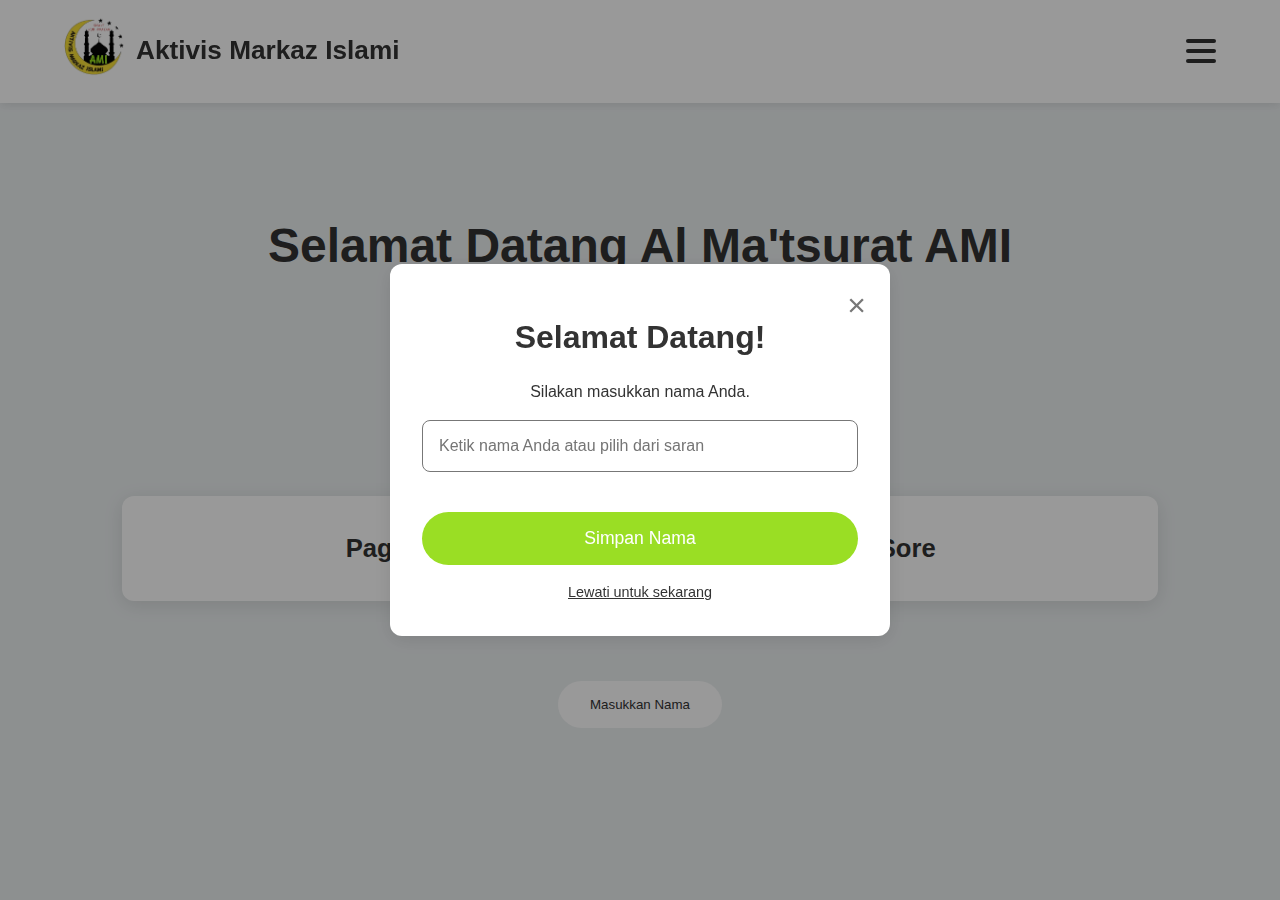
<file: index.html>
<!DOCTYPE html>
<html lang="id">
<head>
    <meta charset="UTF-8">
    <meta name="viewport" content="width=device-width, initial-scale=1.0">
    <title>Al-Ma'tsurat Aktivis Markaz Islami</title>
    <style>
        :root {
            --primary: #736b23;
            --secondary: #9ade24;
            --accent: #f5de3e;
            --light: #ecf0f1;
            --dark: #0d0a06;
            --text: #333;
            --text-light: #777;
            --gold: #FFD700;
            --silver: #C0C0C0;
            --bronze: #CD7F32;
        }

        * { margin: 0; padding: 0; box-sizing: border-box; }
        body { font-family: 'Segoe UI', Arial, sans-serif; background-color: var(--light); color: var(--text); line-height: 1.6; }
        body.modal-open {
            overflow: hidden;
        }

        header { background-color: white; color: var(--text); padding: 1rem 5%; display: flex; justify-content: space-between; align-items: center; position: fixed; top: 0; left: 0; width: 100%; z-index: 1000; box-shadow: 0 2px 10px rgba(0,0,0,0.1); }
        .logo { display: flex; align-items: center; font-size: 1.4rem; font-weight: bold; gap: 12px; }
        .logo-icon { width: 60px; height: 60px; border-radius: 50%; object-fit: contain; }
        .menu-btn { 
            display: flex; 
            flex-direction: column; 
            cursor: none; 
            gap: 6px; 
        }
        .menu-btn span { 
            width: 30px; 
            height: 4px; 
            background-color: var(--text); 
            border-radius: 2px; 
            transition: background-color 0.2s ease; 
        }

        .dropdown { 
            position: absolute; 
            top: 100%; 
            right: 5%; 
            background-color: white; 
            min-width: 220px; 
            border-radius: 8px; 
            overflow: hidden; 
            box-shadow: 0 8px 20px rgba(0,0,0,0.15); 
            opacity: 0;
            visibility: hidden;
            transform: scale(0.95) translateY(-8px);
            transform-origin: top right;
            transition: none;
        }

        .dropdown.active { 
            opacity: 1;
            visibility: visible;
            transform: scale(1) translateY(0);
            transition: opacity 0.18s ease-out, 
                        transform 0.18s ease-out;
        }

        .dropdown a { 
            display: block; 
            padding: 14px 20px; 
            color: var(--text); 
            text-decoration: none; 
            font-size: 1.1rem; 
            transition: background 0.2s ease; 
            cursor: none;
        }
        .dropdown a:active {
            background-color: var(--light);
        }

        /* Submenu styles */
        .dropdown .menu-parent {
            display: block;
            padding: 14px 20px;
            color: var(--text);
            text-decoration: none;
            font-size: 1.1rem;
            transition: background 0.2s ease;
            position: relative;
            cursor: none;
        }
        .dropdown .menu-parent:active {
            background-color: var(--light);
        }
        .dropdown .arrow {
            position: absolute;
            right: 20px;
            top: 50%;
            transform: translateY(-50%);
            font-size: 1.4rem;
            transition: transform 0.2s ease;
        }
        .dropdown .menu-parent.active .arrow {
            transform: translateY(-50%) rotate(90deg);
        }
        .dropdown .submenu {
            max-height: 0;
            overflow: hidden;
            transition: max-height 0.3s ease-out;
        }
        .dropdown .submenu.active {
            max-height: 400px;
        }
        .dropdown .submenu a {
            padding: 12px 40px;
            font-size: 1rem;
        }

        main { margin-top: 80px; padding: 2rem 5%; min-height: calc(100vh - 80px); }
        .welcome { text-align: center; padding: 3rem 0; color: var(--text); margin-bottom: 3rem; margin-top: 3rem; }
        .welcome h1 { font-size: 3rem; margin-bottom: 1rem; }
        .container { max-width: 1200px; margin: 0 auto; }
        .container h2 { font-size: 2rem; }
        .container p { text-align: center; }
        .cards { display: grid; grid-template-columns: repeat(auto-fit, minmax(300px, 1fr)); gap: 2rem; margin-top: 3rem; }
        .card { background: white; padding: 2rem; border-radius: 12px; box-shadow: 0 4px 20px rgba(0,0,0,0.1); text-align: center; transition: transform 0.3s ease; }
        .card:active { background: var(--light); }
        .goals { padding: 0 5%; }
        .goals h2 { color: var(--text); font-size: 2rem; }
        .goals a { color: var(--text); text-decoration: none; cursor: none; }
        .card h3 { color: var(--text); font-size: 1.6rem; }
        .reset-btn { display: block; margin: 5rem auto; padding: 1rem 2rem; background: white; color: var(--text); border: none; border-radius: 50px; cursor: none; }

        /* Modal styles */
        .modal {
            display: none;
            position: fixed;
            z-index: 2000;
            left: 0;
            top: 0;
            width: 100%;
            height: 100%;
            background-color: rgba(0,0,0,0.4);
            justify-content: center;
            align-items: center;
        }
        .modal.active {
            display: flex;
        }
        .modal-content {
            background-color: white;
            padding: 3rem 2rem 2rem;
            border-radius: 12px;
            box-shadow: 0 4px 20px rgba(0,0,0,0.1);
            max-width: 500px;
            width: 90%;
            text-align: center;
            position: relative;
        }
        .modal-content h2 {
            margin-bottom: 1rem;
            font-size: 2rem;
        }
        .modal .form-group {
            margin-bottom: 1.5rem;
        }
        .modal .form-group label {
            display: block;
            margin-bottom: 0.5rem;
            font-weight: bold;
            color: var(--text);
        }

        /* Custom Select untuk Nama */
        .custom-select {
            position: relative;
            width: 100%;
        }
        .custom-select input {
            width: 100%;
            padding: 1rem;
            border: 1px solid var(--text-light);
            border-radius: 8px;
            font-size: 1rem;
            background: transparent;
            outline: none;
            cursor: text;
        }
        .custom-select .options {
            position: absolute;
            top: 100%;
            left: 0;
            right: 0;
            background: white;
            border: 1px solid var(--text-light);
            border-top: none;
            border-radius: 0 0 8px 8px;
            max-height: 300px;
            overflow-y: auto;
            display: none;
            z-index: 100;
            box-shadow: 0 8px 20px rgba(0,0,0,0.15);
        }
        .custom-select .options.active {
            display: block;
        }
        .custom-select .options li {
            padding: 12px 16px;
            cursor: none;
            transition: background 0.2s;
        }
        .custom-select .options li:hover {
            background: var(--light);
        }

        .modal .submit-btn {
            background: var(--secondary);
            color: white;
            padding: 1rem 2rem;
            border: none;
            border-radius: 50px;
            font-size: 1.1rem;
            cursor: none;
            width: 100%;
            margin-top: 1rem;
            transition: 0.3s;
        }
        .modal .submit-btn:active {
            background: var(--accent);
        }
        .modal .close {
            position: absolute;
            top: 1rem;
            right: 1.5rem;
            font-size: 2rem;
            color: var(--text-light);
            cursor: none;
        }
        .modal .close:hover {
            color: var(--text);
        }
        .modal .skip {
            margin-top: 1rem;
            color: var(--text-light);
            font-size: 0.9rem;
        }
        .modal .skip a {
            color: var(--text);
            text-decoration: underline;
            cursor: none;
        }

        @media (max-width: 768px) { 
            .logo { font-size: 1.2rem; } 
            .welcome h1 { font-size: 2rem; } 
        }
    </style>
</head>
<body>
    <header>
        <div class="logo">
            <a href="index.html"><img src="logo.png" alt="Logo Markaz Islami" class="logo-icon"></a>
            <h3>Aktivis Markaz Islami</h3>
        </div>
        <div class="menu-btn" id="menuBtn">
            <span></span><span></span><span></span>
        </div>
        <nav class="dropdown" id="dropdown">
            <div class="menu-parent" id="progressToggle">
                Dzikr <span class="arrow">&gt;</span>
            </div>
            <div class="submenu" id="progressSubmenu">
                <a href="morning.html">Pagi</a>
                <a href="evening.html">Sore</a>
            </div>
        </nav>
    </header>

    <main>
        <section class="welcome">
            <h1 id="welcomeTitle">Selamat Datang di Al Ma'tsurat AMI</h1>
        </section>

        <div class="container">
            <div class="goals">
                <h2 style="text-align: center; margin: 3rem 0 2rem;">Dzikr</h2>
                <div class="cards">
                    <a href="morning.html">
                        <div class="card">
                            <h3>Pagi</h3>
                        </div>
                    </a>
                    <a href="evening.html">
                        <div class="card">
                            <h3>Sore</h3>
                        </div>
                    </a>
                </div>
            </div>

            <button id="nameBtn" class="reset-btn">Masukkan Nama</button>
        </div>
    </main>

    <!-- Modal Input Nama -->
    <div id="nameModal" class="modal">
        <div class="modal-content">
            <span class="close">&times;</span>
            <h2>Selamat Datang!</h2>
            <p style="margin-bottom: 15px;">Silakan masukkan nama Anda.</p>
            <div class="form-group">
                <div class="custom-select">
                    <input type="text" id="modalNameInput" placeholder="Ketik nama Anda atau pilih dari saran" autocomplete="off">
                    <div class="options" id="modalOptions">
                        <ul id="modalOptionsList"></ul>
                    </div>
                </div>
            </div>
            <button class="submit-btn" id="saveNameBtn">Simpan Nama</button>
            <div class="skip"><a href="#" id="skipLink">Lewati untuk sekarang</a></div>
        </div>
    </div>

    <script>
    const nameList = [
        "Ahsanurrizqi", "Azmina Tsania Mafaza", "Alimul Haq Al Fatih", "Alifah Hasna Setyawan", "Aqila Hanin Najiyya",
        "Farid Abrar Ramadhan", "Zalfan Almundzir", "Athiya Khaerunnisa", "Alma Ryzqya Ramadhani", "Fauzan Rijalul Jaddid",
        "Hasna Rifaya Nafiah", "Ahmad Ali Nafis Mujahir", "Muhammad Faisal Iqbal", "Najwa Nur Azizah", "Aulia Devina Omantin",
        "Fathir Hanifan Romadloni", "Tsabita Al Firdaus", "Syafiq Aufa Asykari", "Yasqi Azka Argani", "Ahmad Althaf Rizqillah",
        "Naufal Ariq Saputra", "Fachryza Zuhair Nabil Arrazaq", "Fadhil Abdillah Ramadhan", "Muhammad Fathrizkzein Zidane",
        "Muhammad Muzdahir Syafiq", "Aqila Adzkia", "Aufa Nissa' Al Majidah", "Faizah Mufidatun Azizah", "Fanny Afnan Jannati",
        "Zharifah Himmah Al Alyyah", "Farah Asysan Syifa", "Najwa Aqilla Janitra", "Qanita Sharah Hafizhah", "Zainab Asshabira",
        "Afra Mufidah Riyadi", "Nabila Tsabita Rahmania", "Yusuf Azzam Hafi", "Annisa Zulfa Salsabila", "Fadly Maulana An-Nafi",
        "Nidzar Hammam Ismath", "Hidayat Nur Aziz", "Muhammad Imanulhaq", "Muhammad Tsaqib Hilmi A.", "Naufal Ghoniyun Karim",
        "Reyza Emirsyah Hidayat", "Tsabit Abdussalam Akif N. S.", "Azalia Rahma Nirmala Dewi", "Najla Khairunnisa",
        "Khansa Putri Risdianto", "Arkani Kayla Khairunnisa", "Ayesha Ahnaf Hammasyah", "Khonza Adzkia", "Chandrika Kania Damara",
        "Aisya Nadira", "Hasna Dzakia Salma K.", "Kainuna Regita Khairunnisa", "Zahratul Khoiriyyah", "Sholiha Bilqis Trikurnia",
        "Umar Fakhruddin Khairullah", "Aisyah Mar'atus Sholikah", "Maulana Ibnu Faiq", "Zaky Zydan Ramtizi",
        "Azzam Nur Tsabita Arif", "Zufar Abdillah Tsaqif", "Rais Hikari", "Miftahuddin Ghoffar As Sidiq", "Affan Rasyid Ilman",
        "Rizqi Akhtar Putra Sunanda", "Aderisti Maurelia Putri", "Aliya Nuha Humaira Mushoffa", "Nada Zaafarani Assyifa",
        "Syarifah Nugraheningsih", "Salwaa Alyaa' Prameshwari", "Rofi Munajati", "Keyla Nurkhasna Qoni'ah",
        "Athaya Yasmin Althafunnisa", "Khansa", "Zalyani Niswatun Nafi'ah", "Ikhtia Hauraya Annizar",
        "Nisa'ul Akmaal G. M. N. L.", "Hilya Nada Aufia", "Syauqi Firdaus Fiiridhotillah", "Alyaa Widya Arza Sentosa",
        "Rafif Syauqi Nashrullah", "Hanan Ahmad Mukhayyar", "Zaidan Rais Altair", "Rizqullah Jihada Muhsin", "Andrew Shea",
        "Ayyash Dhiyaulhaq Cunggin", "Gaozhan Wiby Al-Karimi", "Ba'ayu Febria Ristika", "Fatimah Naura Ulya",
        "Haura Nada Tsabita", "Nafisa Azka Armandriani", "Rona Karima", "Annisa Rahma Aji", "Alya Dini Khoirunnisa",
        "Hayan Hadi Gunjaya", "Ibrahim Banu Atiro", "Lathifah Lubna Azizah", "Runaisha Afra Shofia A.",
        "Luthfia Inafi Muthi'ah", "Veisya Saffaina Sasongko"
    ];
    
    const menuBtn = document.getElementById('menuBtn');
    const dropdown = document.getElementById('dropdown');
    const progressToggle = document.getElementById('progressToggle');
    const progressSubmenu = document.getElementById('progressSubmenu');
    
    menuBtn.addEventListener('click', () => {
        menuBtn.classList.toggle('active');
        dropdown.classList.toggle('active');
    });
    
    progressToggle.addEventListener('click', (e) => {
        e.stopPropagation();
        progressSubmenu.classList.toggle('active');
        progressToggle.classList.toggle('active');
    });
    
    document.addEventListener('click', (e) => {
        if (!menuBtn.contains(e.target) && !dropdown.contains(e.target)) {
            menuBtn.classList.remove('active');
            dropdown.classList.remove('active');
            progressSubmenu.classList.remove('active');
            progressToggle.classList.remove('active');
        }
    });
    
    document.querySelectorAll('.dropdown a').forEach(link => {
        link.addEventListener('click', () => {
            dropdown.classList.remove('active');
            menuBtn.classList.remove('active');
            progressSubmenu.classList.remove('active');
            progressToggle.classList.remove('active');
        });
    });
    
    // Custom select dan modal nama
    const modalNameInput = document.getElementById('modalNameInput');
    const modalOptions = document.getElementById('modalOptions');
    const modalOptionsList = document.getElementById('modalOptionsList');
    
    function populateNameOptions(filter = '') {
        modalOptionsList.innerHTML = '';
        const filtered = nameList.filter(name => name.toLowerCase().includes(filter.toLowerCase()));
        filtered.forEach(name => {
            const li = document.createElement('li');
            li.textContent = name;
            li.addEventListener('click', () => {
                modalNameInput.value = name;
                modalOptions.classList.remove('active');
            });
            modalOptionsList.appendChild(li);
        });
    }
    
    modalNameInput.addEventListener('click', () => {
        populateNameOptions(modalNameInput.value.trim());
        modalOptions.classList.add('active');
    });
    
    modalNameInput.addEventListener('focus', () => {
        populateNameOptions(modalNameInput.value.trim());
        modalOptions.classList.add('active');
    });
    
    modalNameInput.addEventListener('input', () => {
        populateNameOptions(modalNameInput.value.trim());
    });
    
    document.addEventListener('click', (e) => {
        if (!modalNameInput.contains(e.target) && !modalOptions.contains(e.target)) {
            modalOptions.classList.remove('active');
        }
    });
    
    const nameModal = document.getElementById('nameModal');
    const saveNameBtn = document.getElementById('saveNameBtn');
    const closeBtn = document.querySelector('#nameModal .close');
    const skipLink = document.getElementById('skipLink');
    const welcomeTitle = document.getElementById('welcomeTitle');
    const nameBtn = document.getElementById('nameBtn');
    
    function openModal() {
        nameModal.classList.add('active');
        document.body.classList.add('modal-open');
        // Tidak fokus otomatis agar dropdown tidak langsung muncul
        modalNameInput.value = '';
        modalOptions.classList.remove('active');
    }
    
    function closeModal() {
        nameModal.classList.remove('active');
        document.body.classList.remove('modal-open');
    }
    
    let userName = localStorage.getItem('mutabaahUserName');
    
    function updateWelcomeAndButton() {
        if (userName) {
            welcomeTitle.innerHTML = `Selamat Datang, ${userName}!`;
            nameBtn.textContent = "Ubah Nama";
            nameBtn.onclick = function() {
                if (confirm('Reset data nama pengguna? Modal akan muncul lagi untuk memasukkan nama baru.')) {
                    localStorage.removeItem('mutabaahData');
                    localStorage.removeItem('mutabaahUserName');
                    location.reload();
                }
            };
        } else {
            welcomeTitle.innerHTML = "Selamat Datang Al Ma'tsurat AMI";
            nameBtn.textContent = "Masukkan Nama";
            nameBtn.onclick = openModal;
        }
    }
    
    updateWelcomeAndButton();
    
    if (!userName) {
        openModal();
    }
    
    saveNameBtn.addEventListener('click', () => {
        const name = modalNameInput.value.trim();
        if (name) {
            localStorage.setItem('mutabaahUserName', name);
            userName = name;
            updateWelcomeAndButton();
            closeModal();
        } else {
            alert('Mohon masukkan nama Anda.');
        }
    });
    
    closeBtn.addEventListener('click', closeModal);
    skipLink.addEventListener('click', (e) => {
        e.preventDefault();
        closeModal();
    });
    </script>
</body>
</html>
</file>
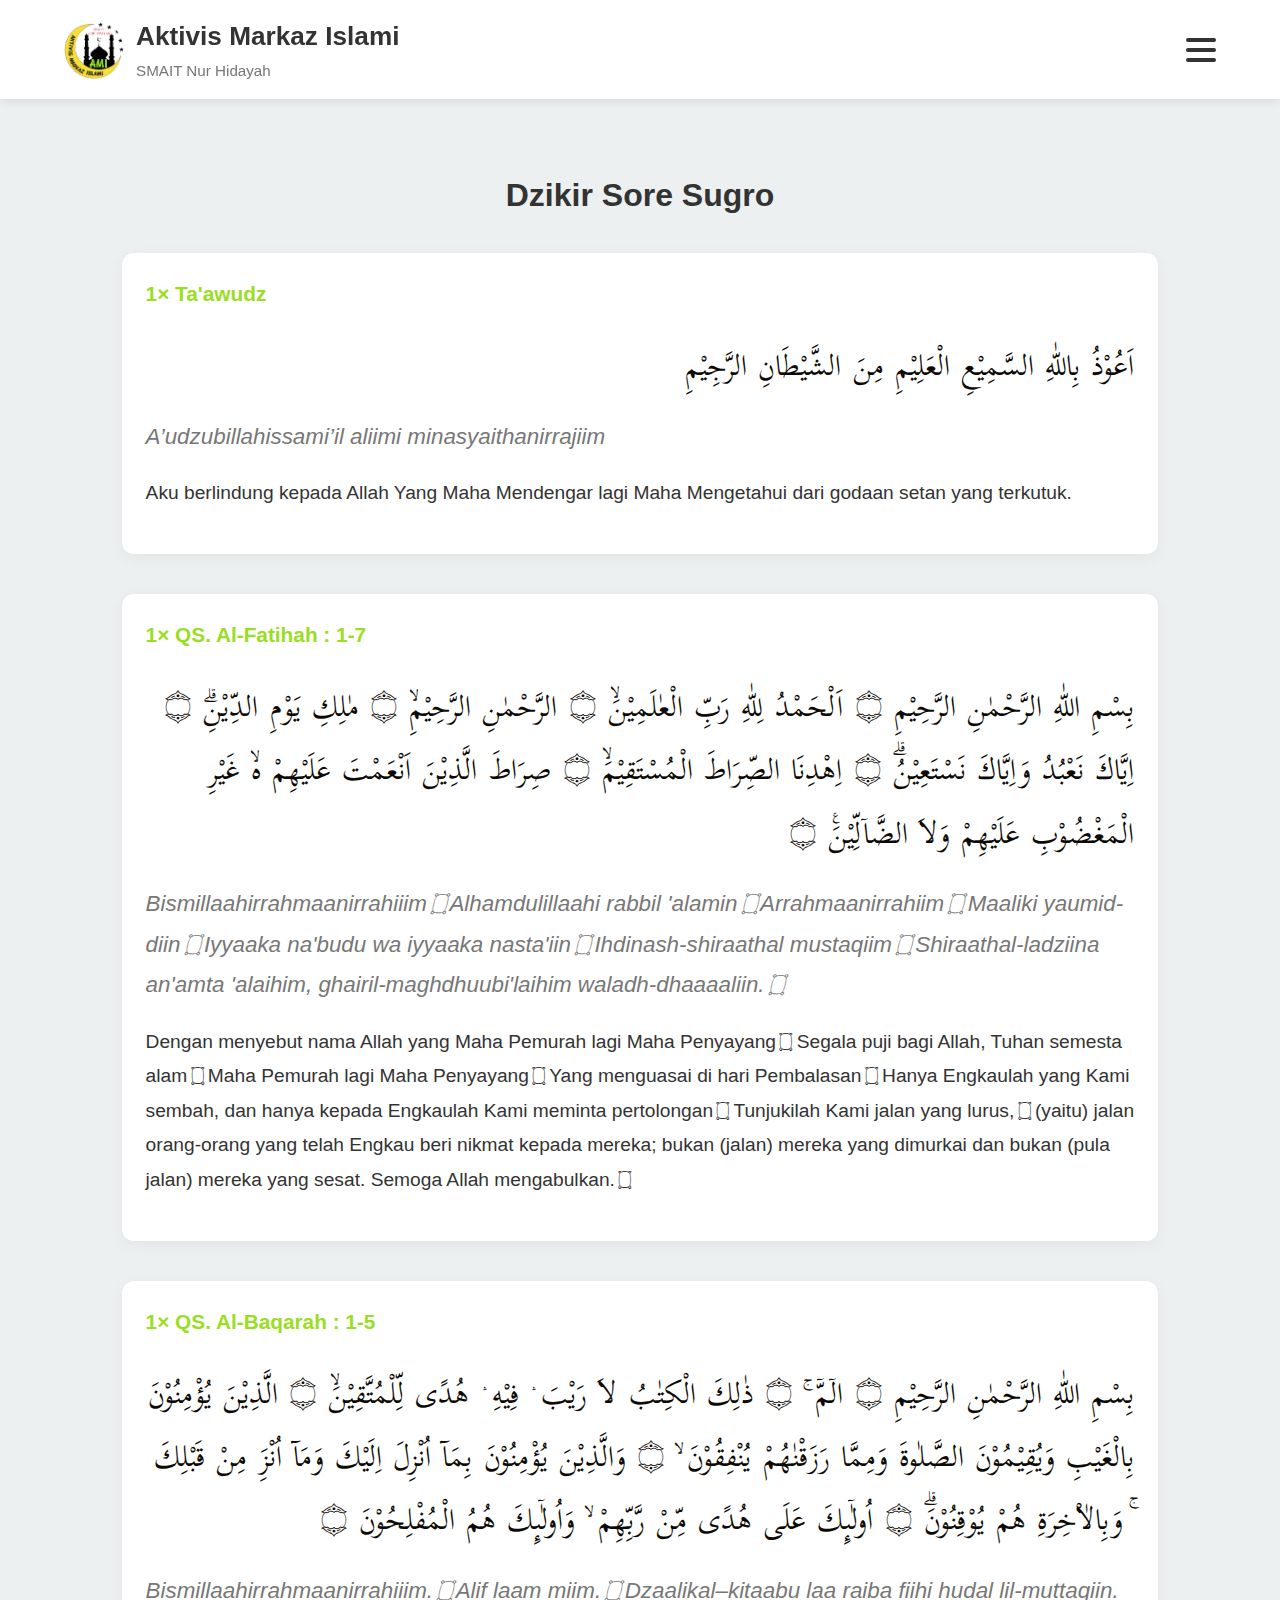
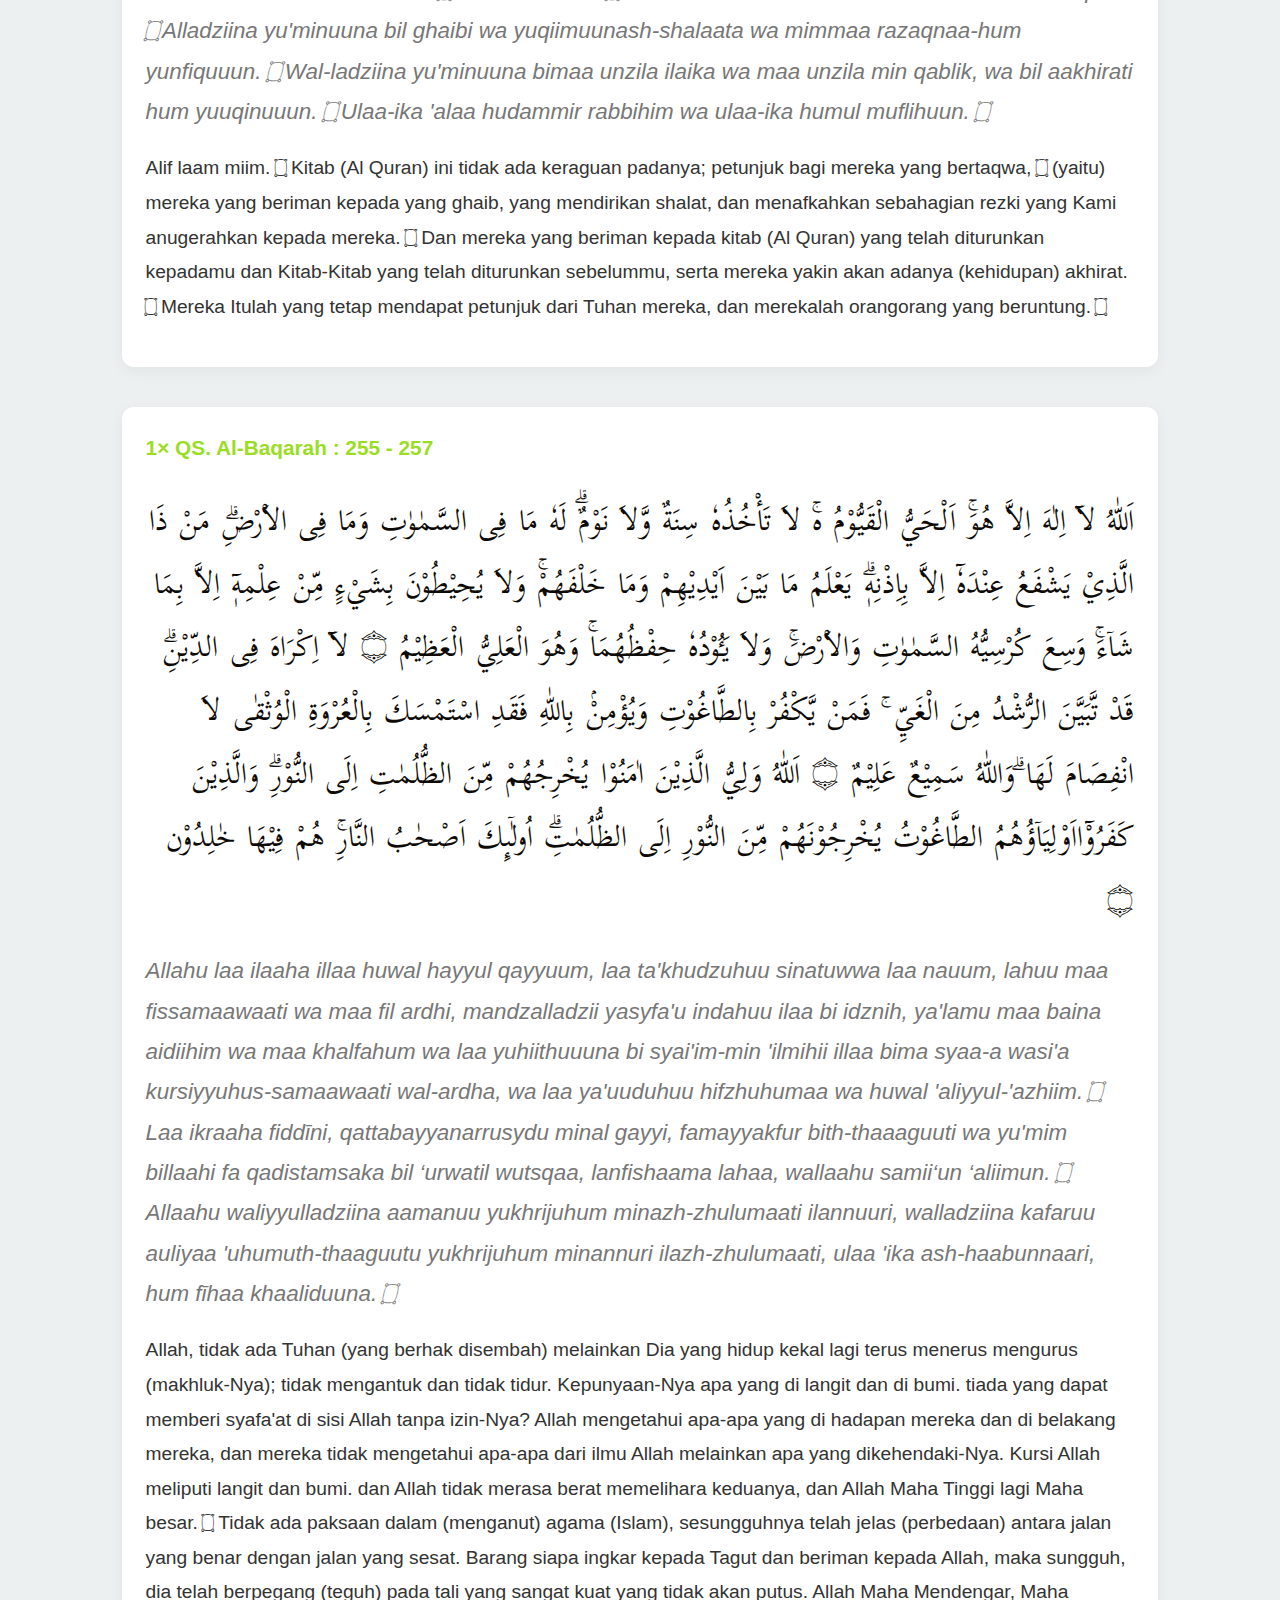
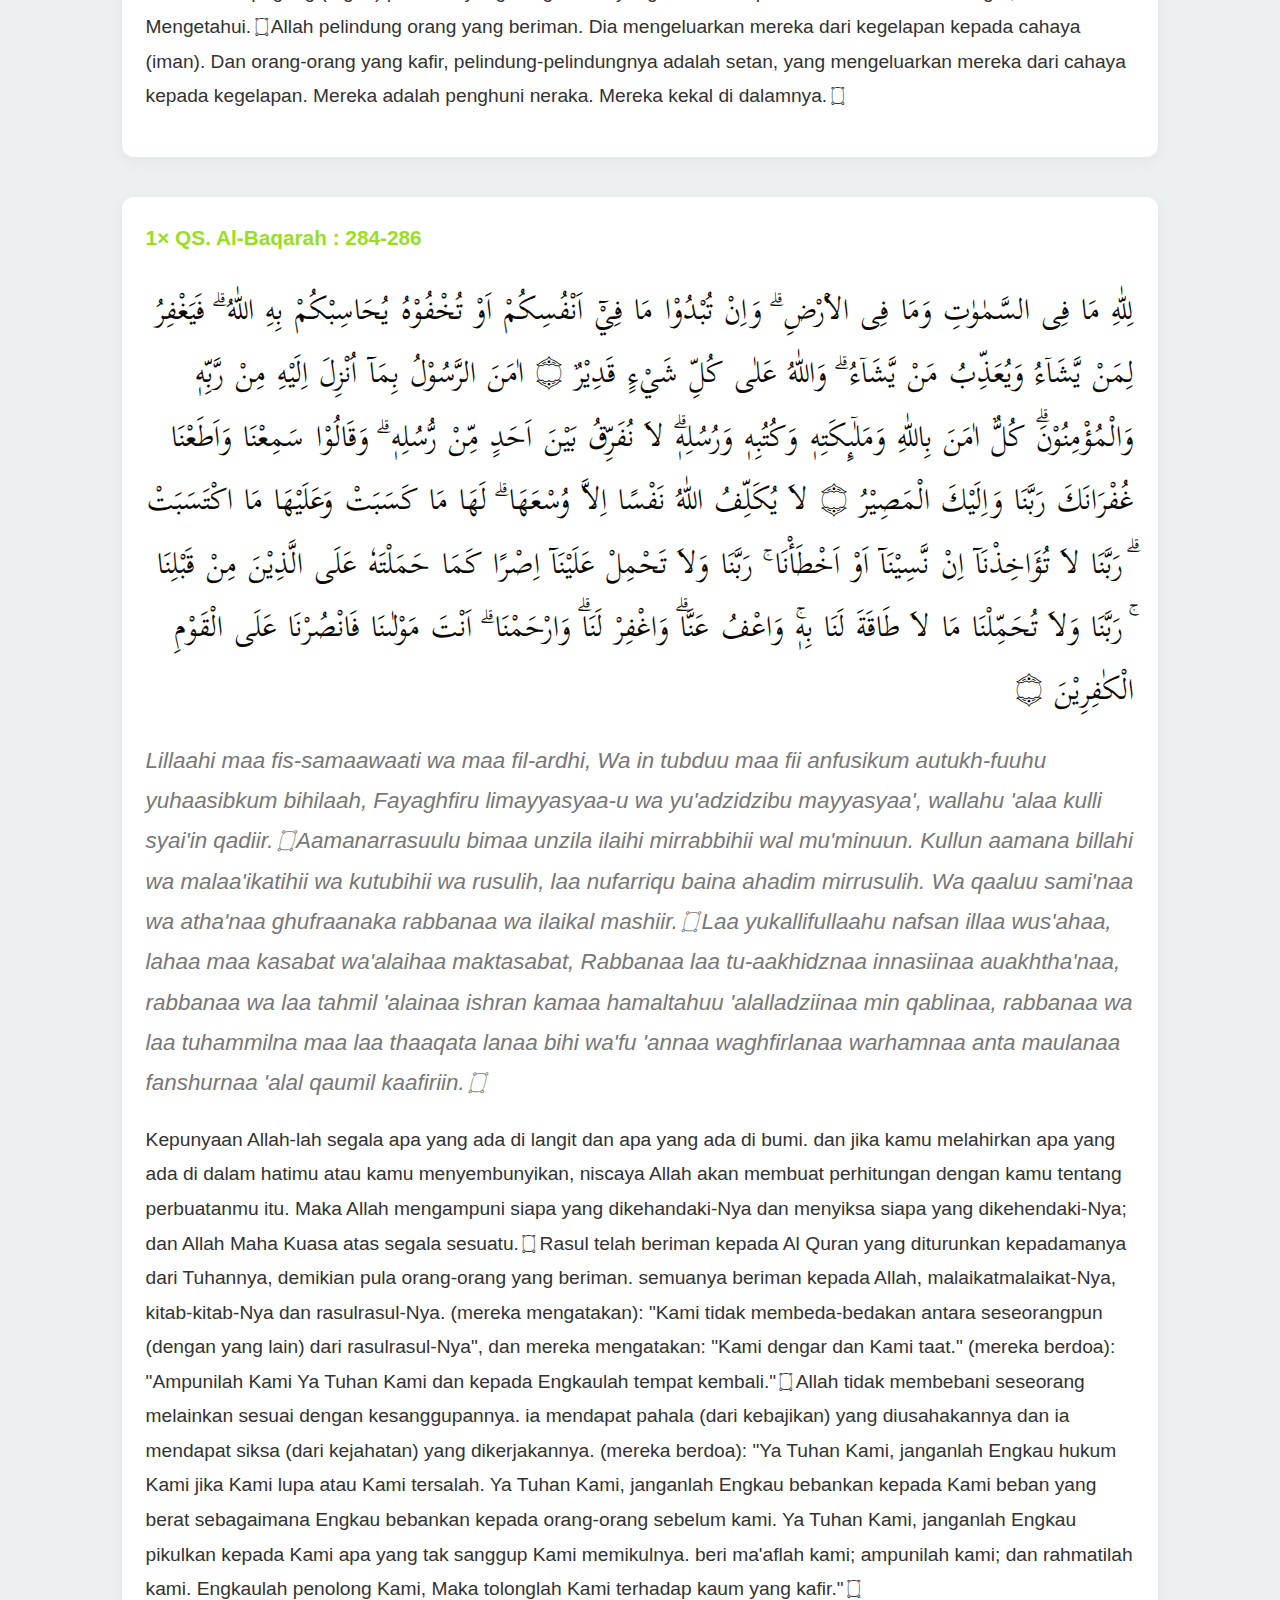
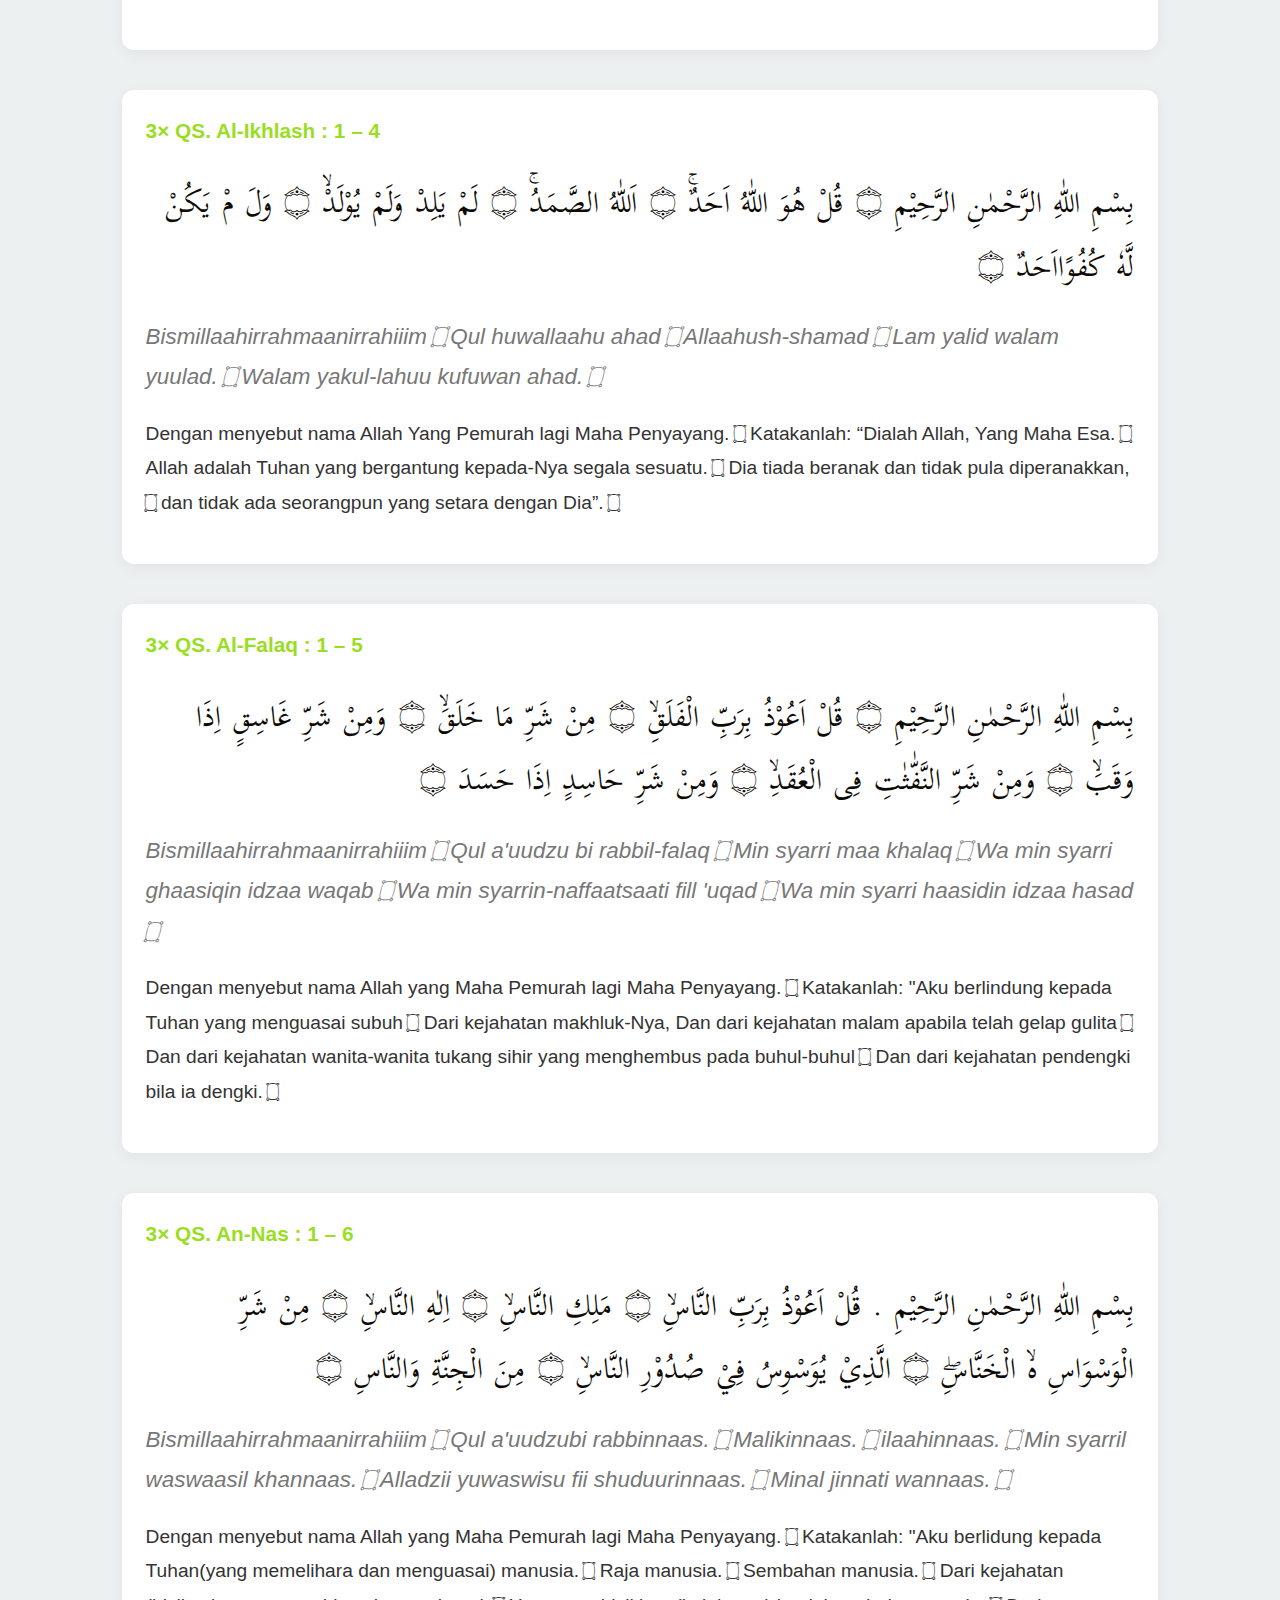
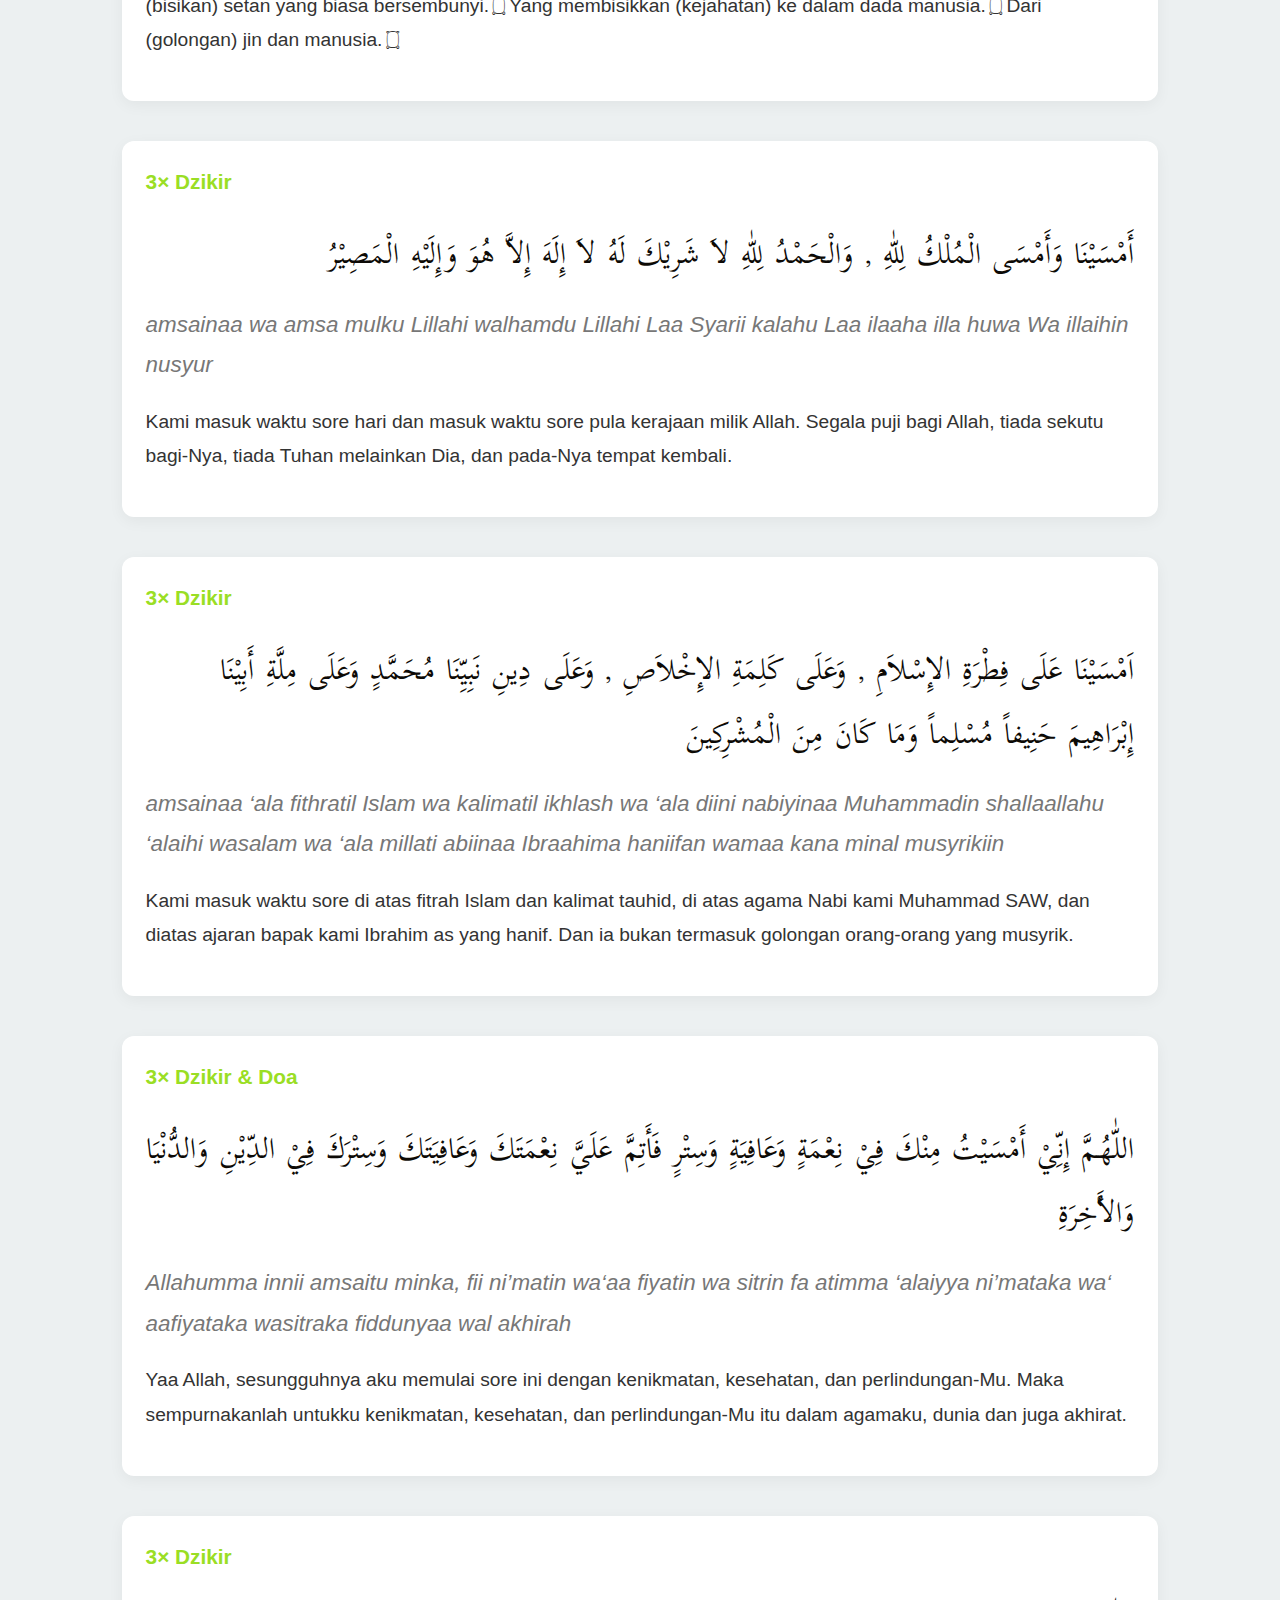
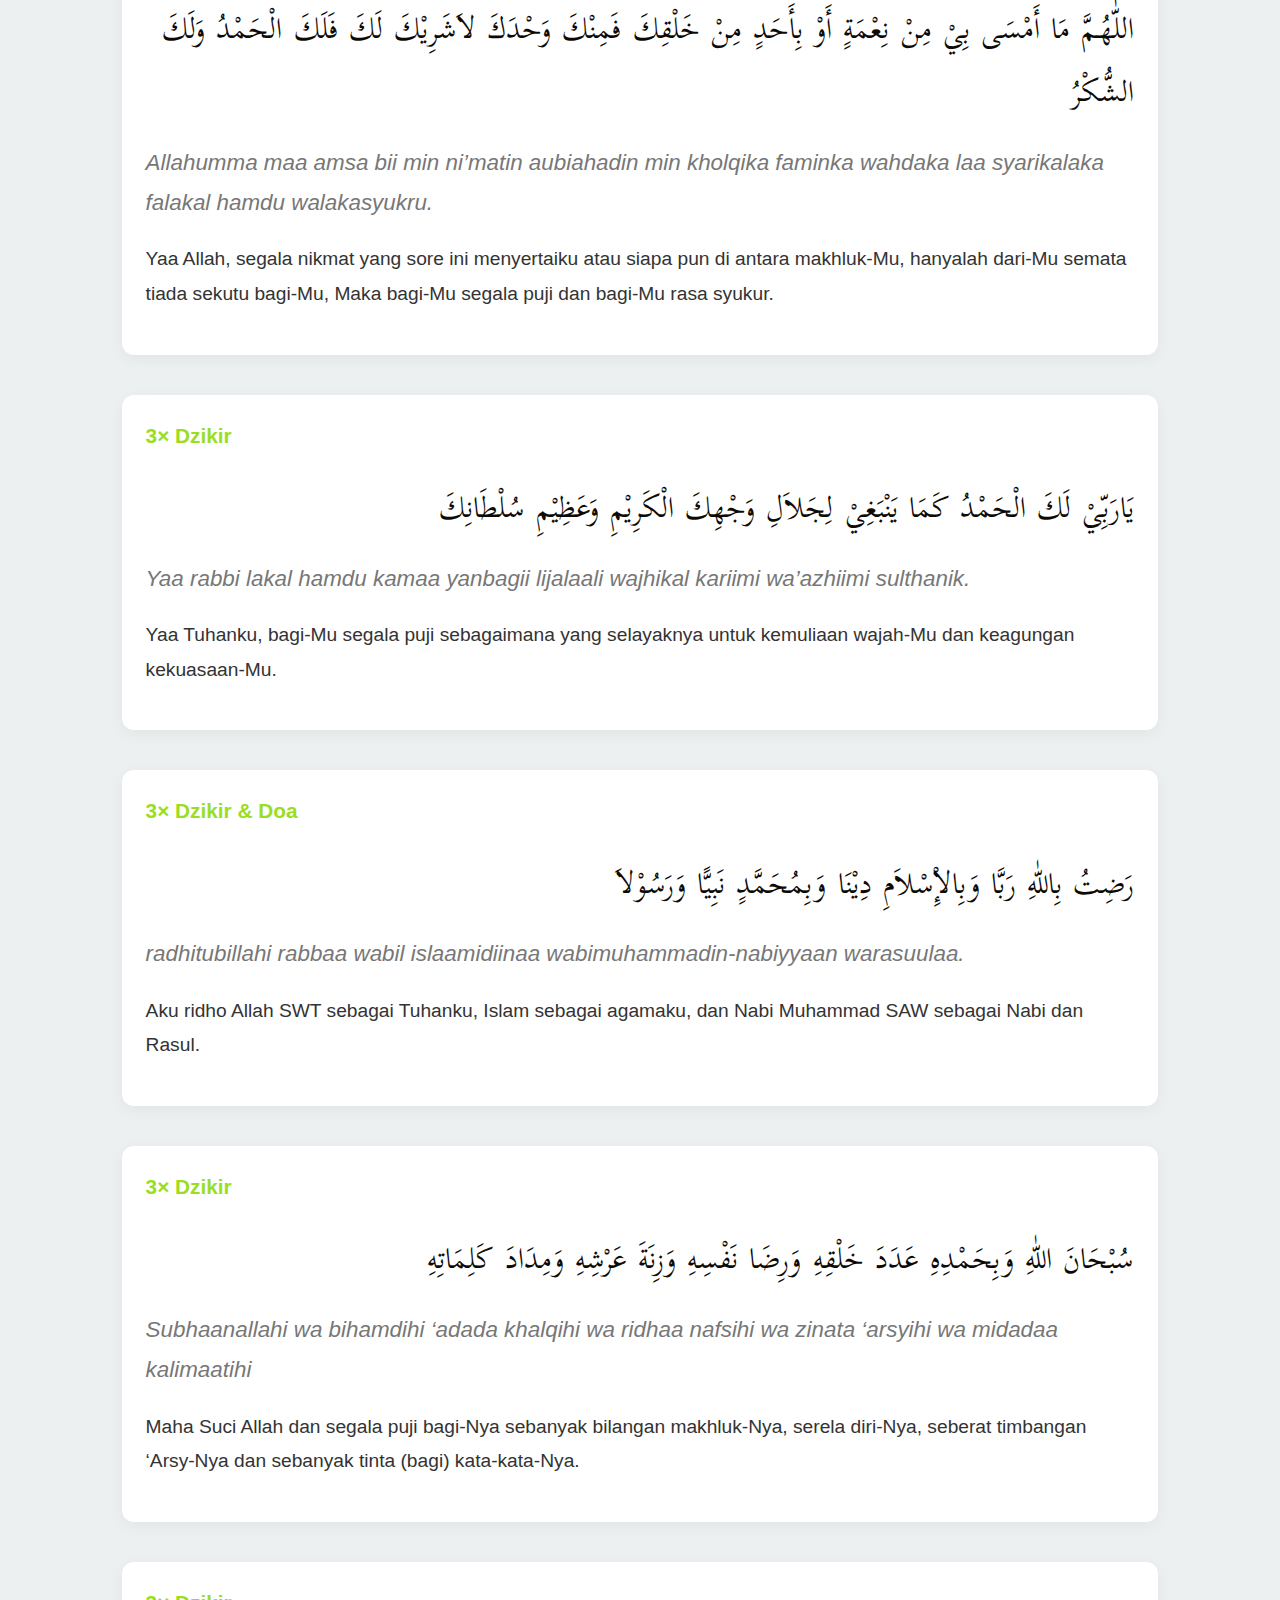
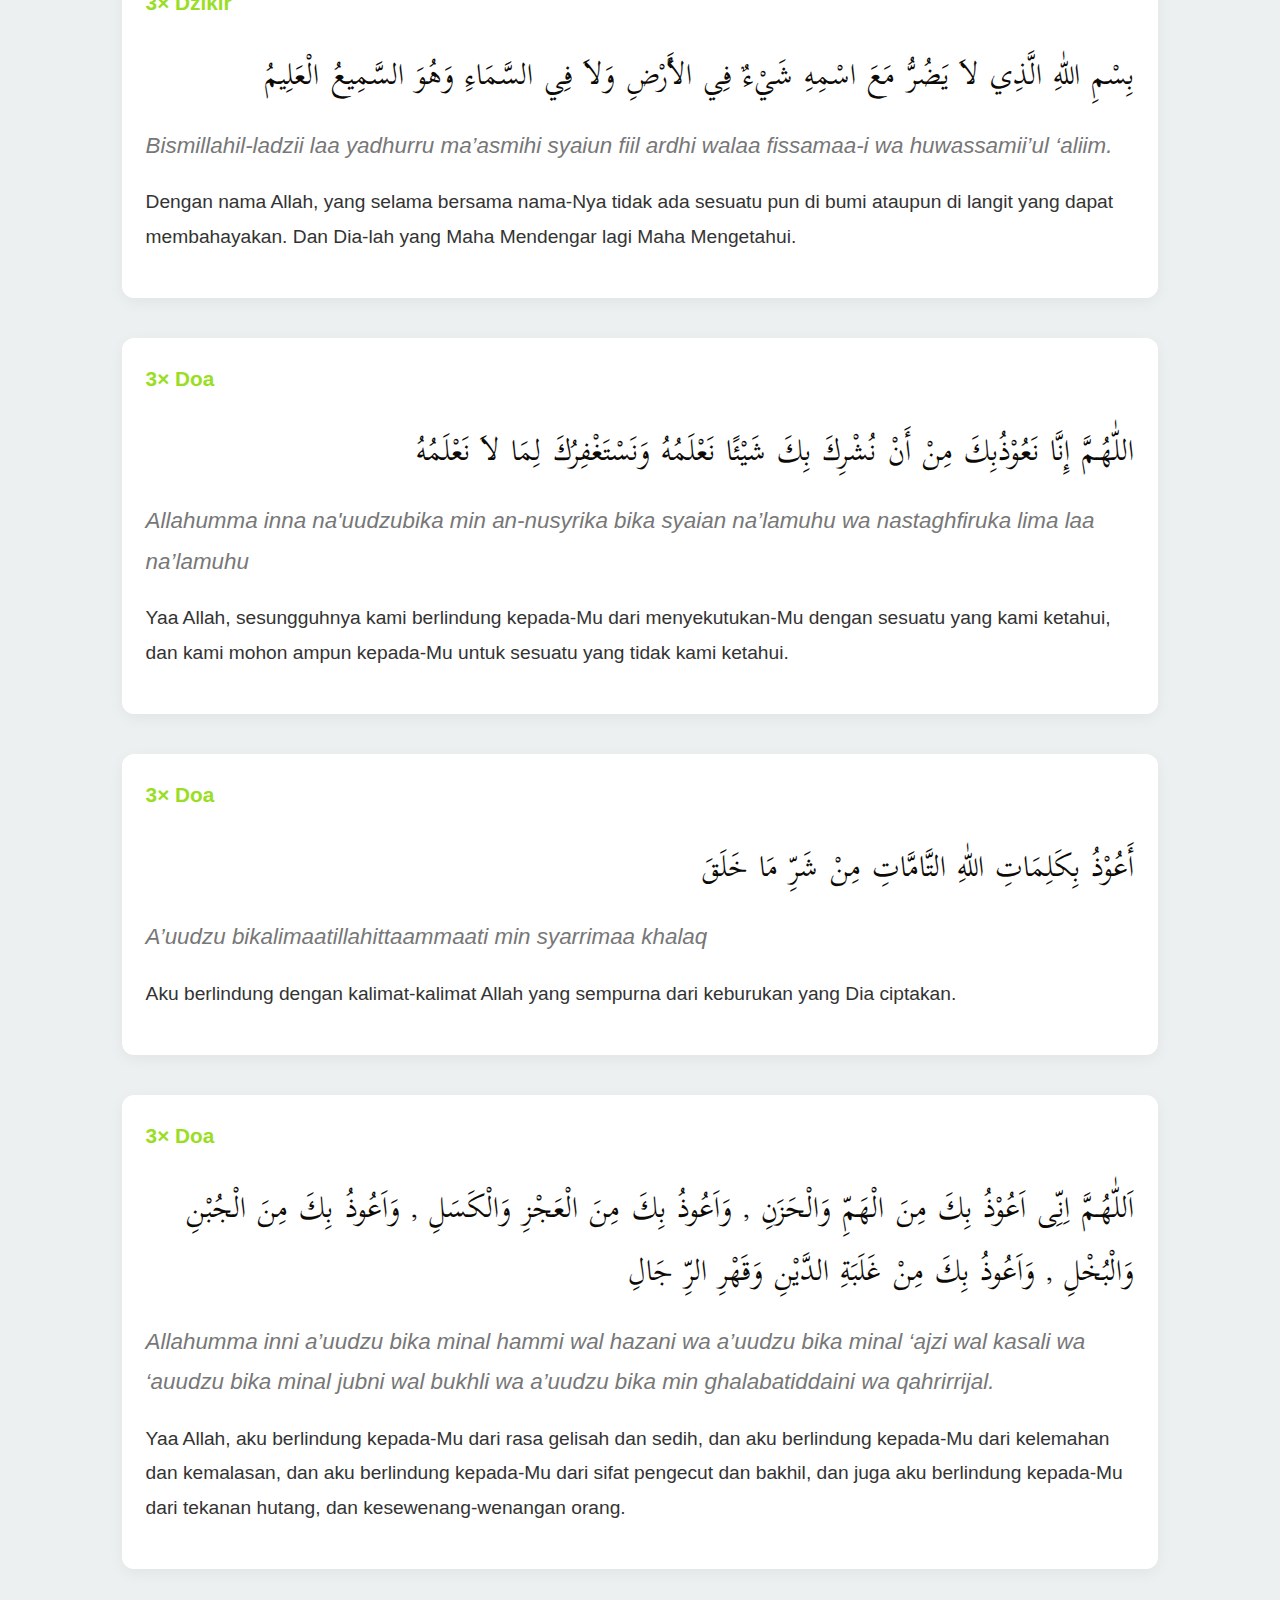
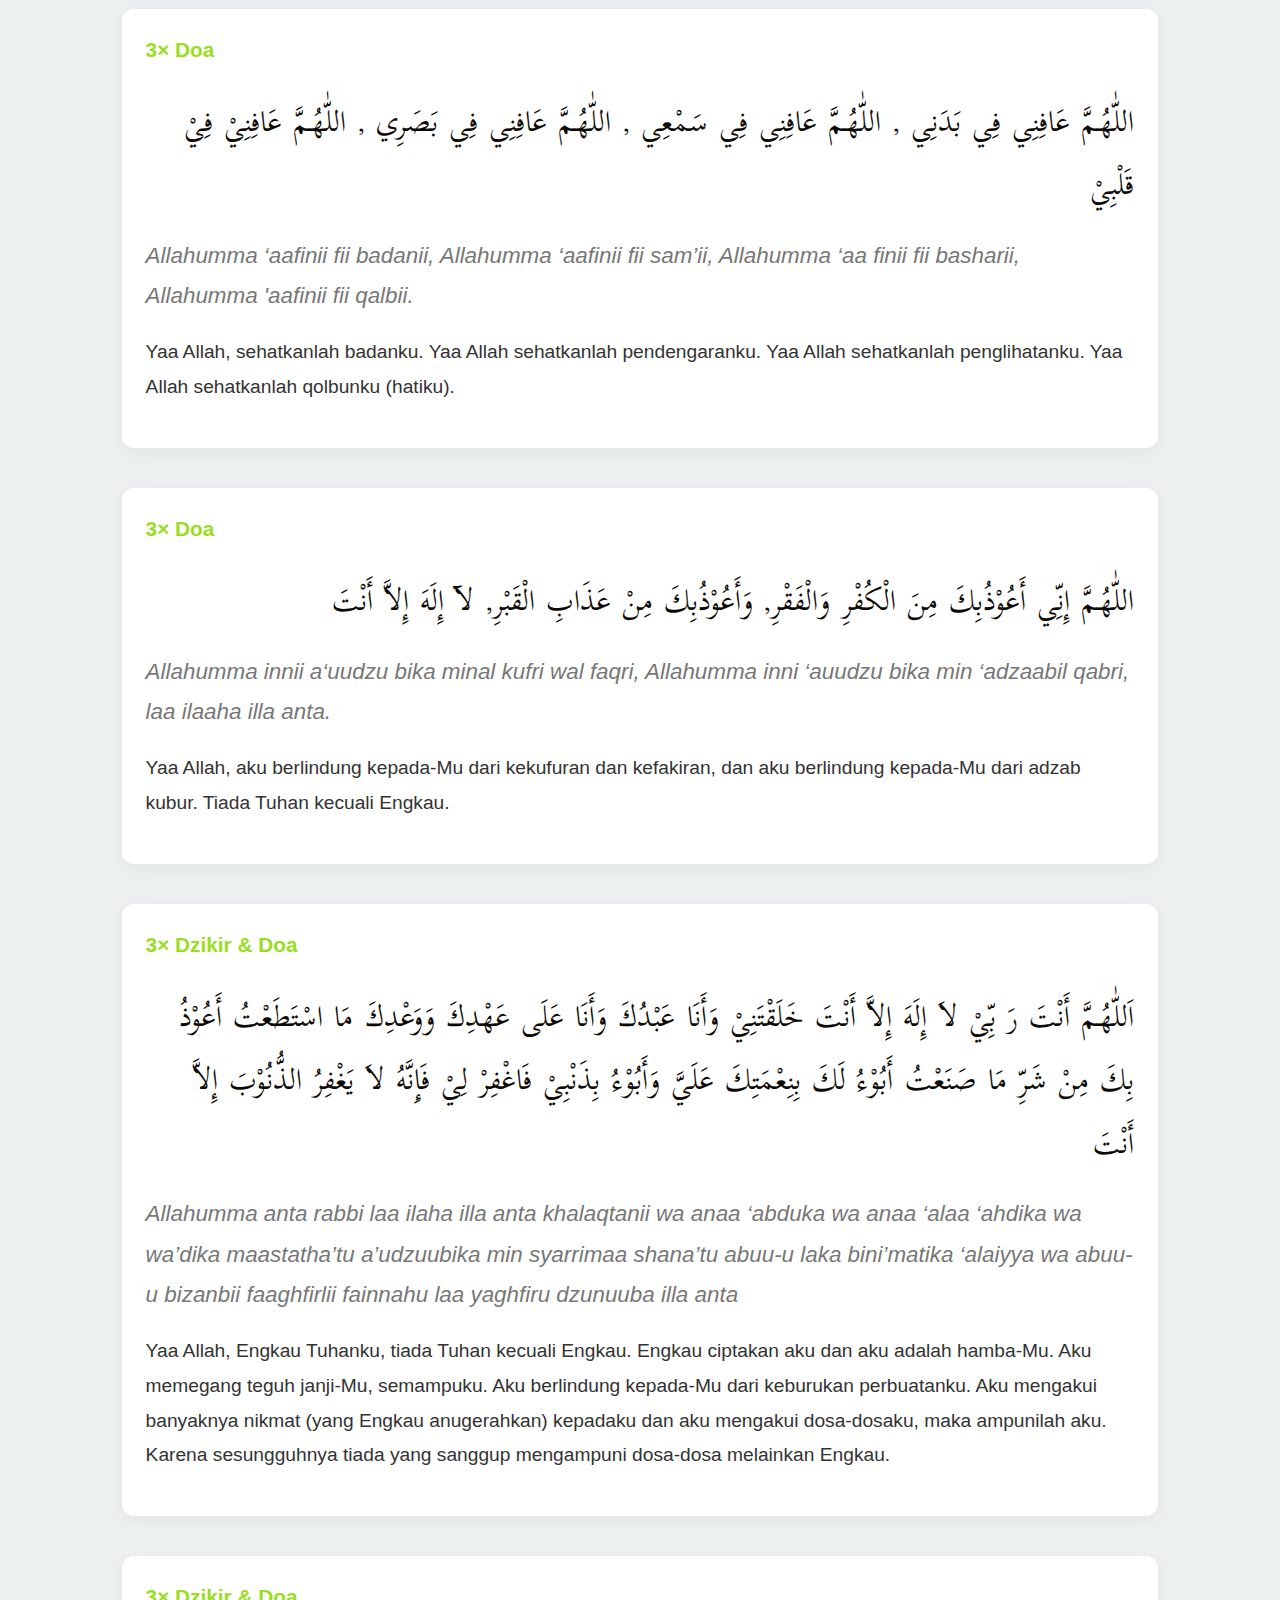
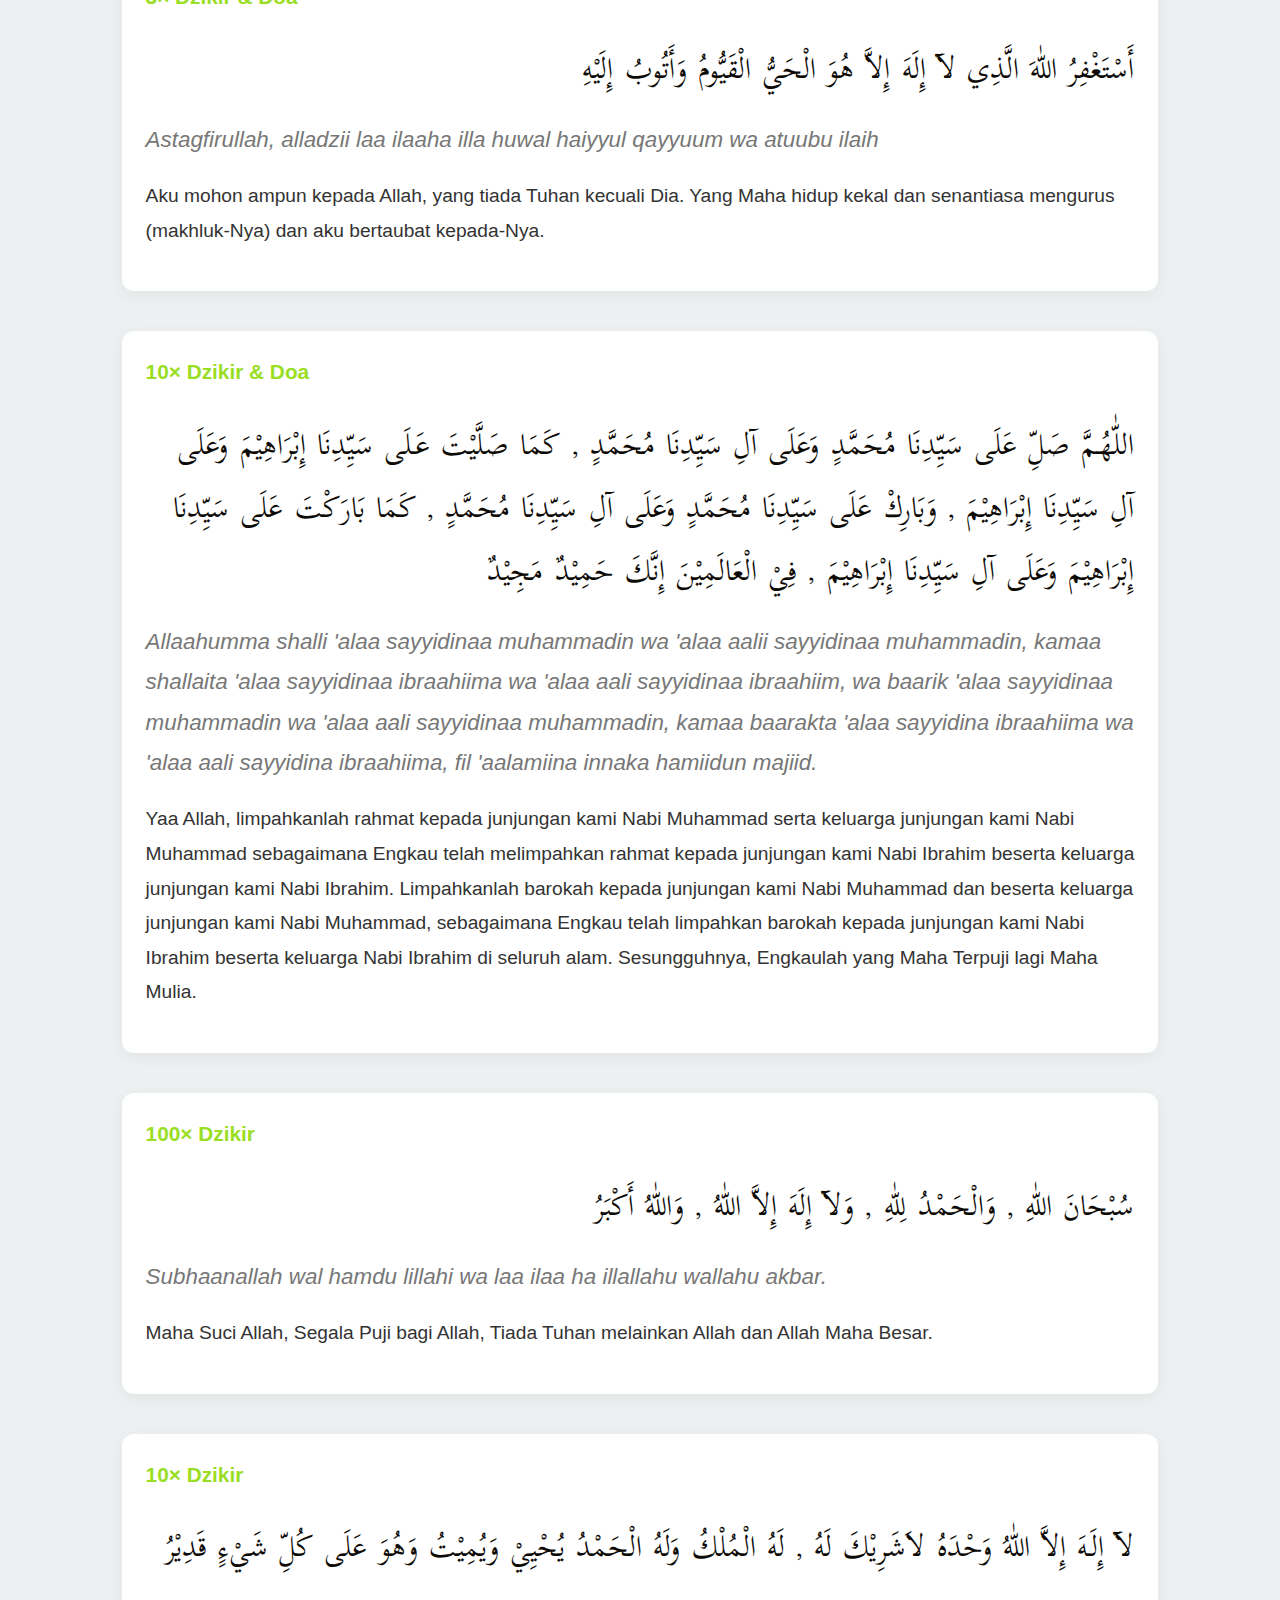
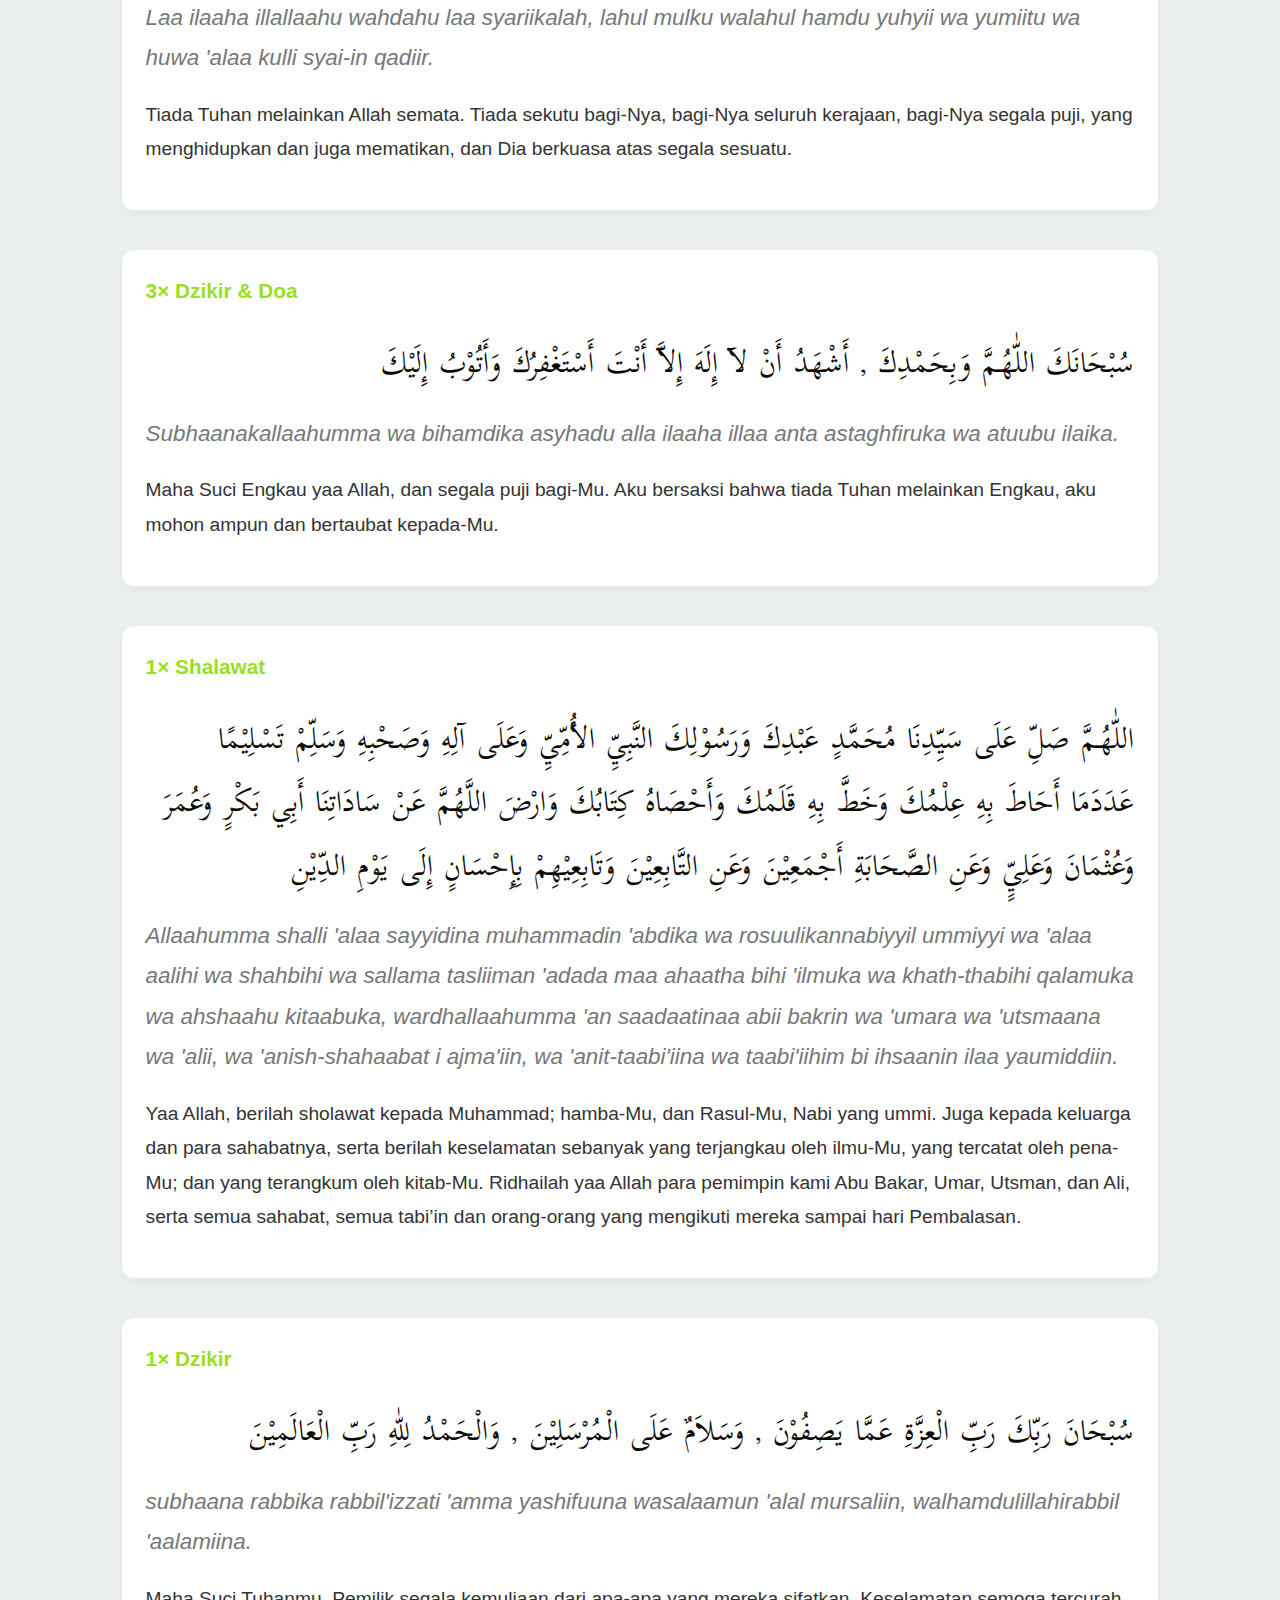
<file: evening.html>
<!DOCTYPE html>
<html lang="id">
<head>
    <meta charset="UTF-8">
    <meta name="viewport" content="width=device-width, initial-scale=1.0">
    <title>Morning - Al-Ma'tsurat AMI</title>
    <link rel="stylesheet" href="styles.css">
    <style>
        :root {
            --primary: #736b23;
            --secondary: #9ade24;
            --accent: #f5de3e;
            --light: #ecf0f1;
            --dark: #0d0a06;
            --text: #333;
            --text-light: #777;
        }
        :root {
    --arabic-size: 1.8rem;
    --latin-size: 1.4rem;
    --trans-size: 1.2rem;
}
        * { margin: 0; padding: 0; box-sizing: border-box; }
        /* TAMBAHAN: Saat modal terbuka, background tidak bisa di-scroll */
        body.modal-open {
            overflow: hidden;
            height: 100vh;
            touch-action: none; /* mencegah scroll di mobile */
        }
        body { font-family: 'Segoe UI', Arial, sans-serif; background-color: var(--light); color: var(--text); line-height: 1.6; }
        header { background-color: white; color: var(--text); padding: 1rem 5%; display: flex; justify-content: space-between; align-items: center; position: fixed; top: 0; left: 0; width: 100%; z-index: 1000; box-shadow: 0 2px 10px rgba(0,0,0,0.1); }
        .logo { display: flex; align-items: center; font-size: 1.4rem; font-weight: bold; gap: 12px; }
        .logo-icon { width: 60px; height: 60px; border-radius: 50%; object-fit: contain; }
                .logo-text { display: flex; flex-direction: column; justify-content: left; }
        .school-name { font-size: 0.95rem; color: var(--text-light); margin-top: 1px; font-weight: normal; }
        .menu-btn { 
            display: flex; 
            flex-direction: column; 
            cursor: none; 
            gap: 6px; 
        }
        .menu-btn span { 
            width: 30px; 
            height: 4px; 
            background-color: var(--text); 
            border-radius: 2px; 
            transition: background-color 0.2s ease; 
        }

        .dropdown { 
            position: absolute; 
            top: 100%; 
            right: 5%; 
            background-color: white; 
            min-width: 220px; 
            border-radius: 8px; 
            overflow: hidden; 
            box-shadow: 0 8px 20px rgba(0,0,0,0.15); 
            opacity: 0;
            visibility: hidden;
            transform: scale(0.95) translateY(-8px);
            transform-origin: top right;
            transition: none;
        }

        .dropdown.active { 
            opacity: 1;
            visibility: visible;
            transform: scale(1) translateY(0);
            transition: opacity 0.18s ease-out, 
                        transform 0.18s ease-out;
        }

        .dropdown a { 
            display: block; 
            padding: 14px 20px; 
            color: var(--text); 
            text-decoration: none; 
            font-size: 1.1rem; 
            transition: background 0.2s ease; 
            cursor: none;
        }
        .dropdown a:active {
            background-color: var(--light);
        }

        .dropdown .menu-parent {
            display: block;
            padding: 14px 20px;
            color: var(--text);
            text-decoration: none;
            font-size: 1.1rem;
            transition: background 0.2s ease;
            position: relative;
            cursor: none;
        }

        .dropdown .menu-parent:active {
            background-color: var(--light);
        }

        .dropdown .arrow {
            position: absolute;
            right: 20px;
            top: 50%;
            transform: translateY(-50%) rotate(90deg);
            font-size: 1.4rem;
            transition: transform 0.2s ease;
        }

        .dropdown .menu-parent.active .arrow {
            transform: translateY(-50%) rotate(270deg);
        }

        .dropdown .submenu {
            max-height: 0;
            overflow: hidden;
            transition: max-height 0.2s ease-out;
        }

        .dropdown .submenu.active {
            max-height: 400px;
        }

        .dropdown .submenu a {
            padding: 12px 40px;
            font-size: 1rem;
        }

        main { margin-top: 80px; padding: 2rem 5%; }
        .container { max-width: 1200px; margin: 0 auto; padding: 0 5%; }
        h1 { font-size: 2rem; color: var(--text); text-align: center; margin: 2rem 0; }
        
        .arabic {
    font-size: var(--arabic-size);
    line-height: 2.2;
    direction: rtl;
    text-align: right;
    margin: 1.2rem 0;
    word-spacing: 0.2rem;
}

.latin {
    font-style: italic;
    font-size: var(--latin-size);
    margin: 1rem 0;
    line-height: 1.8;
}

.translation {
    font-size: var(--trans-size);
    margin: 1.2rem 0;
    line-height: 1.8;
}

        .dzikir-section {
            margin-bottom: 2.5rem;
            padding: 1.5rem;
            background-color: white;
            border-radius: 12px;
            box-shadow: 0 4px 15px rgba(0,0,0,0.05);
        }

        .dzikir-section h2 {
            text-align: left;
            margin-bottom: 1.5rem;
            color: var(--secondary);
        }
        
                /* Custom Range Slider (ubah warna menjadi hijau) */
        .modal input[type="range"] {
            -webkit-appearance: none;
            appearance: none;
            width: 100%;
            height: 10px;
            background: var(--light);
            border-radius: 10px;
            outline: none;
            margin: .5rem 0;
        }
        
        .modal input[type="range"]::-webkit-slider-thumb {
            -webkit-appearance: none;
            height: 22px;
            width: 22px;
            border-radius: 50%;
            background: var(--secondary);
            cursor: none;
            box-shadow: 0 4px 10px rgba(0, 0, 0, 0.2);
        }
        
        .modal input[type="range"]::-moz-range-track {
            background: transparent;
        }
        
        .modal input[type="range"]::-moz-range-progress {
            background: var(--secondary);
            border-radius: 10px 0 0 10px;
            height: 20px;
        }
                /* Modal styles */
        .modal {
            display: none;
            position: fixed;
            z-index: 2000;
            left: 0;
            top: 0;
            width: 100%;
            height: 100%;
            background-color: rgba(0,0,0,0.4);
            justify-content: center;
            align-items: center;
        }
        .modal.active {
            display: flex;
        }
        .modal-content {
            background-color: white;
            padding: 3rem 2rem 2rem;
            border-radius: 12px;
            box-shadow: 0 4px 20px rgba(0,0,0,0.1);
            max-width: 500px;
            width: 90%;
            text-align: center;
            position: relative;
        }
        .modal-content h2 {
            margin-bottom: 2rem;
            font-size: 2rem;
        }
        .modal .form-group {
            margin-bottom: 2rem;
        }
        .modal .form-group label {
            display: block;
            margin-bottom: .5rem;
            font-weight: bold;
            color: var(--text);
        }
                .modal .submit-btn {
            background: var(--secondary);
            color: white;
            padding: 1rem 2rem;
            border: none;
            border-radius: 50px;
            font-size: 1.1rem;
            cursor: none;
            width: 100%;
            margin-top: 1rem;
            transition: 0.3s;
        }
        .modal .submit-btn:active {
            background: var(--accent);
        }
        .modal .close {
            position: absolute;
            top: 1rem;
            right: 1.5rem;
            font-size: 2rem;
            color: var(--text-light);
            cursor: none;
        }
        .modal .close:active {
            color: var(--text);
        }
        .modal .skip {
            margin-top: 1rem;
            color: var(--text-light);
            font-size: 0.9rem;
        }
        .modal .skip a {
            color: var(--text);
            text-decoration: underline;
            cursor: none;
        }
    </style>
</head>
<body>
<header>
    <div class="logo">
        <img src="logo.png" alt="Logo Markaz Islami" class="logo-icon">
        <div class="logo-text">
            <h3>Aktivis Markaz Islami</h3>
            <p class="school-name">SMAIT Nur Hidayah</p>
        </div>
    </div>
    <div class="menu-btn" id="menuBtn">
        <span></span><span></span><span></span>
    </div>
    <nav class="dropdown" id="dropdown">
        <a href="index.html">Beranda</a>
        <div class="menu-parent" id="progressToggle">
            Dzikr <span class="arrow">&gt;</span>
        </div>
        <div class="submenu" id="progressSubmenu">
            <a href="morning.html">Pagi</a>
            <a href="evening.html">Sore</a>
        </div>
        <a href="#" id="settingsLink">Pengaturan</a>
    </nav>
</header>
!-- Modal Pengaturan Ukuran Teks -->
<div id="settingsModal" class="modal">
    <div class="modal-content">
        <span class="close">&times;</span>
        <h2>Pengaturan Ukuran Teks</h2>
        <div class="form-group">
            <label for="arabicRange">Teks Arab</label>
            <input type="range" id="arabicRange" min="10" max="40" step="1">
            <span id="arabicValue" style="display:block; margin-top:8px; font-weight:bold;">1.8rem</span>
        </div>
        <div class="form-group">
            <label for="latinRange">Latin</label>
            <input type="range" id="latinRange" min="8" max="30" step="1">
            <span id="latinValue" style="display:block; margin-top:8px; font-weight:bold;">1.4rem</span>
        </div>
        <div class="form-group">
            <label for="transRange">Terjemahan</label>
            <input type="range" id="transRange" min="8" max="30" step="1">
            <span id="transValue" style="display:block; margin-top:8px; font-weight:bold;">1.2rem</span>
        </div>
        <button class="submit-btn" id="saveSettingsBtn">Simpan</button>
    </div>
</div>
<main>
<div class="container">
    <h1 class="page-title">Dzikir Sore Sugro</h1>
    
    <div class="dzikir-section">
        <h2>1× Ta'awudz</h2>
        <p class="arabic">اَعُوْذُ بِاللّٰهِ السَّمِيْعِ الْعَلِيْمِ مِنَ الشَّيْطَانِ الرَّجِيْمِ</p>
        <p class="latin">A’udzubillahissami’il aliimi minasyaithanirrajiim</p>
        <p class="translation">Aku berlindung kepada Allah Yang Maha Mendengar lagi Maha Mengetahui dari godaan setan yang terkutuk.</p>
    </div>
    
    <div class="dzikir-section">
        <h2>1× QS. Al-Fatihah : 1-7</h2>
        <p class="arabic">بِسْمِ اللّٰهِ الرَّحْمٰنِ الرَّحِيْمِ ۝ اَلْحَمْدُ لِلّٰهِ رَبِّ الْعٰلَمِيْنَۙ ۝ الرَّحْمٰنِ الرَّحِيْمِۙ ۝ مٰلِكِ يَوْمِ الدِّيْنِۗ ۝ اِيَّاكَ نَعْبُدُ وَاِيَّاكَ نَسْتَعِيْنُۗ ۝ اِهْدِنَا الصِّرَاطَ الْمُسْتَقِيْمَۙ ۝ صِرَاطَ الَّذِيْنَ اَنْعَمْتَ عَلَيْهِمْ ەۙ غَيْرِ الْمَغْضُوْبِ عَلَيْهِمْ وَلَا الضَّاۤلِّيْنَࣖ ۝ </p>
        <p class="latin">Bismillaahirrahmaanirrahiiim ۝ Alhamdulillaahi rabbil 'alamin ۝ Arrahmaanirrahiim ۝ Maaliki yaumid-diin ۝ Iyyaaka na'budu wa iyyaaka nasta'iin ۝ Ihdinash-shiraathal mustaqiim ۝ Shiraathal-ladziina an'amta 'alaihim, ghairil-maghdhuubi'laihim waladh-dhaaaaliin. ۝</p>
        <p class="translation">Dengan menyebut nama Allah yang Maha Pemurah lagi Maha Penyayang ۝ Segala puji bagi Allah, Tuhan semesta alam ۝ Maha Pemurah lagi Maha Penyayang ۝ Yang menguasai di hari Pembalasan ۝ Hanya Engkaulah yang Kami sembah, dan hanya kepada Engkaulah Kami meminta pertolongan ۝ Tunjukilah Kami jalan yang lurus, ۝ (yaitu) jalan orang-orang yang telah Engkau beri nikmat kepada mereka; bukan (jalan) mereka yang dimurkai dan bukan (pula jalan) mereka yang sesat. Semoga Allah mengabulkan. ۝</p>
    </div>
    
    <div class="dzikir-section">
        <h2>1× QS. Al-Baqarah : 1-5</h2>
        <p class="arabic">بِسْمِ اللّٰهِ الرَّحْمٰنِ الرَّحِيْمِ ۝ الۤمّۤ ۚ ۝ ذٰلِكَ الْكِتٰبُ لَا رَيْبَ ۛ فِيْهِ ۛ هُدًى لِّلْمُتَّقِيْنَۙ ۝ الَّذِيْنَ يُؤْمِنُوْنَ بِالْغَيْبِ وَيُقِيْمُوْنَ الصَّلٰوةَ وَمِمَّا رَزَقْنٰهُمْ يُنْفِقُوْنَ ۙ ۝ وَالَّذِيْنَ يُؤْمِنُوْنَ بِمَآ اُنْزِلَ اِلَيْكَ وَمَآ اُنْزَِ مِنْ قَبْلِكَ ۚ وَبِالْاٰخِرَةِ هُمْ يُوْقِنُوْنَۗ ۝ اُولٰۤىِٕكَ عَلَى هُدًى مِّنْ رَّبِّهِمْ ۙ وَاُولٰۤىِٕكَ هُمُ الْمُفْلِحُوْنَ ۝</p>
        <p class="latin">Bismillaahirrahmaanirrahiiim. ۝ Alif laam miim. ۝ Dzaalikal–kitaabu laa raiba fiihi hudal lil-muttaqiin. ۝ Alladziina yu'minuuna bil ghaibi wa yuqiimuunash-shalaata wa mimmaa razaqnaa-hum yunfiquuun. ۝ Wal-ladziina yu'minuuna bimaa unzila ilaika wa maa unzila min qablik, wa bil aakhirati hum yuuqinuuun. ۝ Ulaa-ika 'alaa hudammir rabbihim wa ulaa-ika humul muflihuun. ۝</p>
        <p class="translation">Alif laam miim. ۝ Kitab (Al Quran) ini tidak ada keraguan padanya; petunjuk bagi mereka yang bertaqwa, ۝ (yaitu) mereka yang beriman kepada yang ghaib, yang mendirikan shalat, dan menafkahkan sebahagian rezki yang Kami anugerahkan kepada mereka. ۝ Dan mereka yang beriman kepada kitab (Al Quran) yang telah diturunkan kepadamu dan Kitab-Kitab yang telah diturunkan sebelummu, serta mereka yakin akan adanya (kehidupan) akhirat. ۝ Mereka Itulah yang tetap mendapat petunjuk dari Tuhan mereka, dan merekalah orangorang yang beruntung. ۝</p>
    </div>
    
    <div class="dzikir-section">
        <h2>1× QS. Al-Baqarah : 255 - 257</h2>
        <p class="arabic">اَللّٰهُ لَآ اِلٰهَ اِلَّا هُوَۚ اَلْحَيُّ الْقَيُّوْمُ ەۚ لَا تَأْخُذُهٗ سِنَةٌ وَّلَا نَوْمٌۗ لَهٗ مَا فِى السَّمٰوٰتِ وَمَا فِى الْاَرْضِۗ مَنْ ذَا الَّذِيْ يَشْفَعُ عِنْدَهٗٓ اِلَّا بِاِذْنِهٖۗ يَعْلَمُ مَا بَيْنَ اَيْدِيْهِمْ وَمَا خَلْفَهُمْۚ وَلَا يُحِيْطُوْنَ بِشَيْءٍ مِّنْ عِلْمِهٖٓ اِلَّا بِمَا شَاۤءَۚ وَسِعَ كُرْسِيُّهُ السَّمٰوٰتِ وَالْاَرْضَۚ وَلَا يَـُٔوْدُهٗ حِفْظُهُمَاۚ وَهُوَ الْعَلِيُّ الْعَظِيْمُ ۝ لَآ اِكْرَاهَ فِى الدِّيْنِۗ قَدْ تَّبَيَّنَ الرُّشْدُ مِنَ الْغَيِّ ۚ فَمَنْ يَّكْفُرْ بِالطَّاغُوْتِ وَيُؤْمِنْۢ بِاللّٰهِ فَقَدِ اسْتَمْسَكَ بِالْعُرْوَةِ الْوُثْقٰى لَا انْفِصَامَ لَهَا ۗوَاللّٰهُ سَمِيْعٌ عَلِيْمٌ ۝ اَللّٰهُ وَلِيُّ الَّذِيْنَ اٰمَنُوْا يُخْرِجُهُمْ مِّنَ الظُّلُمٰتِ اِلَى النُّوْرِۗ وَالَّذِيْنَ كَفَرُوْٓااَوْلِيَاۤؤُهُمُ الطَّاغُوْتُ يُخْرِجُوْنَهُمْ مِّنَ النُّوْرِ اِلَى الظُّلُمٰتِۗ اُولٰۤىِٕكَ اَصْحٰبُ النَّارِۚ هُمْ فِيْهَا خٰلِدُوْن ۝ </p>
        <p class="latin">Allahu laa ilaaha illaa huwal hayyul qayyuum, laa ta'khudzuhuu sinatuwwa laa nauum, lahuu maa fissamaawaati wa maa fil ardhi, mandzalladzii yasyfa'u indahuu ilaa bi idznih, ya'lamu maa baina aidiihim wa maa khalfahum wa laa yuhiithuuuna bi syai'im-min 'ilmihii illaa bima syaa-a wasi'a kursiyyuhus-samaawaati wal-ardha, wa laa ya'uuduhuu hifzhuhumaa wa huwal 'aliyyul-'azhiim. ۝ Laa ikraaha fiddīni, qattabayyanarrusydu minal gayyi, famayyakfur bith-thaaaguuti wa yu'mim billaahi fa qadistamsaka bil ‘urwatil wutsqaa, lanfishaama lahaa, wallaahu samii‘un ‘aliimun. ۝ Allaahu waliyyulladziina aamanuu yukhrijuhum minazh-zhulumaati ilannuuri, walladziina kafaruu auliyaa 'uhumuth-thaaguutu yukhrijuhum minannuri ilazh-zhulumaati, ulaa 'ika ash-haabunnaari, hum fīhaa khaaliduuna. ۝</p>
        <p class="translation">Allah, tidak ada Tuhan (yang berhak disembah) melainkan Dia yang hidup kekal lagi terus menerus mengurus (makhluk-Nya); tidak mengantuk dan tidak tidur. Kepunyaan-Nya apa yang di langit dan di bumi. tiada yang dapat memberi syafa'at di sisi Allah tanpa izin-Nya? Allah mengetahui apa-apa yang di hadapan mereka dan di belakang mereka, dan mereka tidak mengetahui apa-apa dari ilmu Allah melainkan apa yang dikehendaki-Nya. Kursi Allah meliputi langit dan bumi. dan Allah tidak merasa berat memelihara keduanya, dan Allah Maha Tinggi lagi Maha besar. ۝ Tidak ada paksaan dalam (menganut) agama (Islam), sesungguhnya telah jelas (perbedaan) antara jalan yang benar dengan jalan yang sesat. Barang siapa ingkar kepada Tagut dan beriman kepada Allah, maka sungguh, dia telah berpegang (teguh) pada tali yang sangat kuat yang tidak akan putus. Allah Maha Mendengar, Maha Mengetahui. ۝ Allah pelindung orang yang beriman. Dia mengeluarkan mereka dari kegelapan kepada cahaya (iman). Dan orang-orang yang kafir, pelindung-pelindungnya adalah setan, yang mengeluarkan mereka dari cahaya kepada kegelapan. Mereka adalah penghuni neraka. Mereka kekal di dalamnya. ۝</p>
    </div>
    
    <div class="dzikir-section">
        <h2>1× QS. Al-Baqarah : 284-286</h2>
        <p class="arabic">لِلّٰهِ مَا فِى السَّمٰوٰتِ وَمَا فِى الْاَرْضِ ۗ وَاِنْ تُبْدُوْا مَا فِيْٓ اَنْفُسِكُمْ اَوْ تُخْفُوْهُ يُحَاسِبْكُمْ بِهِ اللّٰهُ ۗ فَيَغْفِرُ لِمَنْ يَّشَاۤءُ وَيُعَذِّبُ مَنْ يَّشَاۤءُ ۗ وَاللّٰهُ عَلٰى كُلِّ شَيْءٍ قَدِيْرٌ ۝ اٰمَنَ الرَّسُوْلُ بِمَآ اُنْزِلَ اِلَيْهِ مِنْ رَّبِّهٖ وَالْمُؤْمِنُوْنَۗ كُلٌّ اٰمَنَ بِاللّٰهِ وَمَلٰۤىِٕكَتِهٖ وَكُتُبِهٖ وَرُسُلِهٖۗ لَا نُفَرِّقُ بَيْنَ اَحَدٍ مِّنْ رُّسُلِهٖ ۗ وَقَالُوْا سَمِعْنَا وَاَطَعْنَا غُفْرَانَكَ رَبَّنَا وَاِلَيْكَ الْمَصِيْرُ ۝ لَا يُكَلِّفُ اللّٰهُ نَفْسًا اِلَّا وُسْعَهَا ۗ لَهَا مَا كَسَبَتْ وَعَلَيْهَا مَا اكْتَسَبَتْ ۗ رَبَّنَا لَا تُؤَاخِذْنَآ اِنْ نَّسِيْنَآ اَوْ اَخْطَأْنَا ۚ رَبَّنَا وَلَا تَحْمِلْ عَلَيْنَآ اِصْرًا كَمَا حَمَلْتَهٗ عَلَى الَّذِيْنَ مِنْ قَبْلِنَا ۚ رَبَّنَا وَلَا تُحَمِّلْنَا مَا لَا طَاقَةَ لَنَا بِهٖۚ وَاعْفُ عَنَّاۗ وَاغْفِرْ لَنَاۗ وَارْحَمْنَا ۗ اَنْتَ مَوْلٰىنَا فَانْصُرْنَا عَلَى الْقَوْمِ الْكٰفِرِيْنَ ۝</p>
        <p class="latin">Lillaahi maa fis-samaawaati wa maa fil-ardhi, Wa in tubduu maa fii anfusikum autukh-fuuhu yuhaasibkum bihilaah, Fayaghfiru limayyasyaa-u wa yu'adzidzibu mayyasyaa', wallahu 'alaa kulli syai'in qadiir. ۝ Aamanarrasuulu bimaa unzila ilaihi mirrabbihii wal mu'minuun. Kullun aamana billahi wa malaa'ikatihii wa kutubihii wa rusulih, laa nufarriqu baina ahadim mirrusulih. Wa qaaluu sami'naa wa atha'naa ghufraanaka rabbanaa wa ilaikal mashiir. ۝ Laa yukallifullaahu nafsan illaa wus'ahaa, lahaa maa kasabat wa'alaihaa maktasabat, Rabbanaa laa tu-aakhidznaa innasiinaa auakhtha'naa, rabbanaa wa laa tahmil 'alainaa ishran kamaa hamaltahuu 'alalladziinaa min qablinaa, rabbanaa wa laa tuhammilna maa laa thaaqata lanaa bihi wa'fu 'annaa waghfirlanaa warhamnaa anta maulanaa fanshurnaa 'alal qaumil kaafiriin. ۝</p>
        <p class="translation">Kepunyaan Allah-lah segala apa yang ada di langit dan apa yang ada di bumi. dan jika kamu melahirkan apa yang ada di dalam hatimu atau kamu menyembunyikan, niscaya Allah akan membuat perhitungan dengan kamu tentang perbuatanmu itu. Maka Allah mengampuni siapa yang dikehandaki-Nya dan menyiksa siapa yang dikehendaki-Nya; dan Allah Maha Kuasa atas segala sesuatu. ۝ Rasul telah beriman kepada Al Quran yang diturunkan kepadamanya dari Tuhannya, demikian pula orang-orang yang beriman. semuanya beriman kepada Allah, malaikatmalaikat-Nya, kitab-kitab-Nya dan rasulrasul-Nya. (mereka mengatakan): "Kami tidak membeda-bedakan antara seseorangpun (dengan yang lain) dari rasulrasul-Nya", dan mereka mengatakan: "Kami dengar dan Kami taat." (mereka berdoa): "Ampunilah Kami Ya Tuhan Kami dan kepada Engkaulah tempat kembali." ۝ Allah tidak membebani seseorang melainkan sesuai dengan kesanggupannya. ia mendapat pahala (dari kebajikan) yang diusahakannya dan ia mendapat siksa (dari kejahatan) yang dikerjakannya. (mereka berdoa): "Ya Tuhan Kami, janganlah Engkau hukum Kami jika Kami lupa atau Kami tersalah. Ya Tuhan Kami, janganlah Engkau bebankan kepada Kami beban yang berat sebagaimana Engkau bebankan kepada orang-orang sebelum kami. Ya Tuhan Kami, janganlah Engkau pikulkan kepada Kami apa yang tak sanggup Kami memikulnya. beri ma'aflah kami; ampunilah kami; dan rahmatilah kami. Engkaulah penolong Kami, Maka tolonglah Kami terhadap kaum yang kafir." ۝</p>
    </div>
    
    <div class="dzikir-section">
        <h2>3× QS. Al-Ikhlash : 1 – 4</h2>
        <p class="arabic">بِسْمِ اللّٰهِ الرَّحْمٰنِ الرَّحِيْمِ ۝ قُلْ هُوَ اللّٰهُ اَحَدٌۚ ۝ اَللّٰهُ الصَّمَدُۚ ۝ لَمْ يَلِدْ وَلَمْ يُوْلَدْۙ ۝ وَلَ مْ يَكُنْ لَّهٗ كُفُوًااَحَدٌ ۝ </p>
        <p class="latin">Bismillaahirrahmaanirrahiiim ۝ Qul huwallaahu ahad ۝ Allaahush-shamad ۝ Lam yalid walam yuulad. ۝ Walam yakul-lahuu kufuwan ahad. ۝</p>
        <p class="translation">Dengan menyebut nama Allah Yang Pemurah lagi Maha Penyayang. ۝ Katakanlah: “Dialah Allah, Yang Maha Esa. ۝ Allah adalah Tuhan yang bergantung kepada-Nya segala sesuatu. ۝ Dia tiada beranak dan tidak pula diperanakkan, ۝ dan tidak ada seorangpun yang setara dengan Dia”. ۝</p>
    </div>
    
    <div class="dzikir-section">
        <h2>3× QS. Al-Falaq : 1 – 5</h2>
        <p class="arabic">بِسْمِ اللّٰهِ الرَّحْمٰنِ الرَّحِيْمِ ۝ قُلْ اَعُوْذُ بِرَبِّ الْفَلَقِۙ ۝ مِنْ شَرِّ مَا خَلَقَۙ ۝ وَمِنْ شَرِّ غَاسِقٍ اِذَا وَقَبَۙ ۝ وَمِنْ شَرِّ النَّفّٰثٰتِ فِى الْعُقَدِۙ ۝ وَمِنْ شَرِّ حَاسِدٍ اِذَا حَسَدَ ۝ </p>
        <p class="latin">Bismillaahirrahmaanirrahiiim ۝ Qul a'uudzu bi rabbil-falaq ۝ Min syarri maa khalaq ۝ Wa min syarri ghaasiqin idzaa waqab ۝ Wa min syarrin-naffaatsaati fill 'uqad ۝ Wa min syarri haasidin idzaa hasad ۝</p>
        <p class="translation">Dengan menyebut nama Allah yang Maha Pemurah lagi Maha Penyayang. ۝ Katakanlah: "Aku berlindung kepada Tuhan yang menguasai subuh ۝ Dari kejahatan makhluk-Nya, Dan dari kejahatan malam apabila telah gelap gulita ۝ Dan dari kejahatan wanita-wanita tukang sihir yang menghembus pada buhul-buhul ۝ Dan dari kejahatan pendengki bila ia dengki. ۝</p>
    </div>
    
    <div class="dzikir-section">
        <h2>3× QS. An-Nas : 1 – 6</h2>
        <p class="arabic">بِسْمِ اللّٰهِ الرَّحْمٰنِ الرَّحِيْمِ . قُلْ اَعُوْذُ بِرَبِّ النَّاسِۙ ۝ مَلِكِ النَّاسِۙ ۝ اِلٰهِ النَّاسِۙ ۝ مِنْ شَرِّ الْوَسْوَاسِ ەۙ الْخَنَّاسِۖ ۝ الَّذِيْ يُوَسْوِسُ فِيْ صُدُوْرِ النَّاسِۙ ۝ مِنَ الْجِنَّةِ وَالنَّاسِ ۝ </p>
        <p class="latin">Bismillaahirrahmaanirrahiiim ۝ Qul a'uudzubi rabbinnaas. ۝ Malikinnaas. ۝ ilaahinnaas. ۝ Min syarril waswaasil khannaas. ۝ Alladzii yuwaswisu fii shuduurinnaas. ۝ Minal jinnati wannaas. ۝</p>
        <p class="translation">Dengan menyebut nama Allah yang Maha Pemurah lagi Maha Penyayang. ۝ Katakanlah: "Aku berlidung kepada Tuhan(yang memelihara dan menguasai) manusia. ۝ Raja manusia. ۝ Sembahan manusia. ۝ Dari kejahatan (bisikan) setan yang biasa bersembunyi. ۝ Yang membisikkan (kejahatan) ke dalam dada manusia. ۝ Dari (golongan) jin dan manusia. ۝</p>
    </div>
    
    <div class="dzikir-section">
        <h2>3× Dzikir</h2>
        <p class="arabic">أَمْسَيْنَا وَأَمْسَى الْمُلْكُ لِلّٰهِ , وَالْحَمْدُ لِلّٰهِ لَا شَرِيْكَ لَهُ لَا إِلَهَ إِلَّا هُوَ وَإِلَيْهِ الْمَصِيْرُ</p>
        <p class="latin">amsainaa wa amsa mulku Lillahi walhamdu Lillahi Laa Syarii kalahu Laa ilaaha illa huwa Wa illaihin nusyur</p>
        <p class="translation">Kami masuk waktu sore hari dan masuk waktu sore pula kerajaan milik Allah. Segala puji bagi Allah, tiada sekutu bagi-Nya, tiada Tuhan melainkan Dia, dan pada-Nya tempat kembali.</p>
    </div>
    
    <div class="dzikir-section">
        <h2>3× Dzikir</h2>
        <p class="arabic">اَمْسَيْنَا عَلَى فِطْرَةِ الإِسْلاَمِ , وَعَلَى كَلِمَةِ الإِخْلاَصِ , وَعَلَى دِينِ نَبِيِّنَا مُحَمَّدٍ وَعَلَى مِلَّةِ أَبِيْنَا إِبْرَاهِيمَ حَنِيفاً مُسْلِماً وَمَا كَانَ مِنَ الْمُشْرِكِينَ</p>
        <p class="latin">amsainaa ‘ala fithratil Islam wa kalimatil ikhlash wa ‘ala diini nabiyinaa Muhammadin shallaallahu ‘alaihi wasalam wa ‘ala millati abiinaa Ibraahima haniifan wamaa kana minal musyrikiin</p>
        <p class="translation">Kami masuk waktu sore di atas fitrah Islam dan kalimat tauhid, di atas agama Nabi kami Muhammad SAW, dan diatas ajaran bapak kami Ibrahim as yang hanif. Dan ia bukan termasuk golongan orang-orang yang musyrik.</p>
    </div>
    
    <div class="dzikir-section">
        <h2>3× Dzikir & Doa</h2>
        <p class="arabic">اللّٰهُـمَّ إِنِّيْ أَمْسَيْتُ مِنْكَ فِيْ نِعْمَةٍ وَعَافِيَةٍ وَسِتْرٍ فَأَتِمَّ عَلَيَّ نِعْمَتَكَ وَعَافِيَتَكَ وَسِتْرَكَ فِيْ الدِّيْنِ وَالدُّنْيَا وَالْأَخِرَةِ</p>
        <p class="latin">Allahumma innii amsaitu minka, fii ni’matin wa‘aa fiyatin wa sitrin fa atimma ‘alaiyya ni’mataka wa‘ aafiyataka wasitraka fiddunyaa wal akhirah</p>
        <p class="translation">Yaa Allah, sesungguhnya aku memulai sore ini dengan kenikmatan, kesehatan, dan perlindungan-Mu. Maka sempurnakanlah untukku kenikmatan, kesehatan, dan perlindungan-Mu itu dalam agamaku, dunia dan juga akhirat.</p>
    </div>
    
    <div class="dzikir-section">
        <h2>3× Dzikir</h2>
        <p class="arabic">اللّٰهُـمَّ مَا أَمْسَى بِيْ مِنْ نِعْمَةٍ أَوْ بِأَحَدٍ مِنْ خَلْقِكَ فَمِنْكَ وَحْدَكَ لَاشَرِيْكَ لَكَ فَلَكَ الْحَمْدُ وَلَكَ الشُّكْرُ</p>
        <p class="latin">Allahumma maa amsa bii min ni’matin aubiahadin min kholqika faminka wahdaka laa syarikalaka falakal hamdu walakasyukru.</p>
        <p class="translation">Yaa Allah, segala nikmat yang sore ini menyertaiku atau siapa pun di antara makhluk-Mu, hanyalah dari-Mu semata tiada sekutu bagi-Mu, Maka bagi-Mu segala puji dan bagi-Mu rasa syukur.</p>
    </div>
    
    <div class="dzikir-section">
        <h2>3× Dzikir</h2>
        <p class="arabic">يَارَبِّيْ لَكَ الْحَمْدُ كَمَا يَنْبَغِيْ لِجَلَالِ وَجْهِكَ الْكَرِيْمِ وَعَظِيْمِ سُلْطَانِكَ</p>
        <p class="latin">Yaa rabbi lakal hamdu kamaa yanbagii lijalaali wajhikal kariimi wa’azhiimi sulthanik.</p>
        <p class="translation">Yaa Tuhanku, bagi-Mu segala puji sebagaimana yang selayaknya untuk kemuliaan wajah-Mu dan keagungan kekuasaan-Mu.</p>
    </div>
    
    <div class="dzikir-section">
        <h2>3× Dzikir & Doa</h2>
        <p class="arabic">رَضِتُ بِاللّٰهِ رَبَّا وَبِالْإِسْلاَمِ دِيْنَا وَبِمُحَمَّدٍ نَبِيًّا وَرَسُوْلاَ</p>
        <p class="latin">radhitubillahi rabbaa wabil islaamidiinaa wabimuhammadin-nabiyyaan warasuulaa.</p>
        <p class="translation">Aku ridho Allah SWT sebagai Tuhanku, Islam sebagai agamaku, dan Nabi Muhammad SAW sebagai Nabi dan Rasul.</p>
    </div>
    
    <div class="dzikir-section">
        <h2>3× Dzikir</h2>
        <p class="arabic">سُبْحَانَ اللّٰهِ وَبِحَمْدِهِ عَدَدَ خَلْقِهِ وَرِضَا نَفْسِهِ وَزِنَةَ عَرْشِهِ وَمِدَادَ كَلِمَاتِهِ</p>
        <p class="latin">Subhaanallahi wa bihamdihi ‘adada khalqihi wa ridhaa nafsihi wa zinata ‘arsyihi wa midadaa kalimaatihi</p>
        <p class="translation">Maha Suci Allah dan segala puji bagi-Nya sebanyak bilangan makhluk-Nya, serela diri-Nya, seberat timbangan ‘Arsy-Nya dan sebanyak tinta (bagi) kata-kata-Nya.</p>
    </div>
    
    <div class="dzikir-section">
        <h2>3× Dzikir</h2>
        <p class="arabic">بِسْمِ اللّٰهِ الَّذِي لَا يَضُرُّ مَعَ اسْمِهِ شَيْءٌ فِي الْأَرْضِ وَلَا فِي السَّمَاءِ وَهُوَ السَّمِيعُ الْعَلِيمُ</p>
        <p class="latin">Bismillahil-ladzii laa yadhurru ma’asmihi syaiun fiil ardhi walaa fissamaa-i wa huwassamii’ul ‘aliim.</p>
        <p class="translation">Dengan nama Allah, yang selama bersama nama-Nya tidak ada sesuatu pun di bumi ataupun di langit yang dapat membahayakan. Dan Dia-lah yang Maha Mendengar lagi Maha Mengetahui.</p>
    </div>
    
    <div class="dzikir-section">
        <h2>3× Doa</h2>
        <p class="arabic">اللّٰهُـمَّ إِنَّا نَعُوْذُبِكَ مِنْ أَنْ نُشْرِكَ بِكَ شَيْئًا نَعْلَمُهُ وَنَسْتَغْفِرُكَ لِمَا لَا نَعْلَمُهُ</p>
        <p class="latin">Allahumma inna na'uudzubika min an-nusyrika bika syaian na’lamuhu wa nastaghfiruka lima laa na’lamuhu</p>
        <p class="translation">Yaa Allah, sesungguhnya kami berlindung kepada-Mu dari menyekutukan-Mu dengan sesuatu yang kami ketahui, dan kami mohon ampun kepada-Mu untuk sesuatu yang tidak kami ketahui.</p>
    </div>
    
    <div class="dzikir-section">
        <h2>3× Doa</h2>
        <p class="arabic">أَعُوْذُ بِكَلِمَاتِ اللّٰهِ التَّامَّاتِ مِنْ شَرِّ مَا خَلَقَ</p>
        <p class="latin">A’uudzu bikalimaatillahittaammaati min syarrimaa khalaq</p>
        <p class="translation">Aku berlindung dengan kalimat-kalimat Allah yang sempurna dari keburukan yang Dia ciptakan.</p>
    </div>
    
    <div class="dzikir-section">
        <h2>3× Doa</h2>
        <p class="arabic">اَللّٰهُـمَّ اِنِّى اَعُوْذُ بِكَ مِنَ الْهَمِّ وَالْحَزَنِ , وَاَعُوذُ بِكَ مِنَ الْعَجْزِ وَالْكَسَلِ , وَاَعُوذُ بِكَ مِنَ الْجُبْنِ وَالْبُخْلِ , وَاَعُوذُ بِكَ مِنْ غَلَبَةِ الدَّيْنِ وَقَهْرِ الرِّ جَالِ</p>
        <p class="latin">Allahumma inni a’uudzu bika minal hammi wal hazani wa a’uudzu bika minal ‘ajzi wal kasali wa ‘auudzu bika minal jubni wal bukhli wa a’uudzu bika min ghalabatiddaini wa qahrirrijal.</p>
        <p class="translation">Yaa Allah, aku berlindung kepada-Mu dari rasa gelisah dan sedih, dan aku berlindung kepada-Mu dari kelemahan dan kemalasan, dan aku berlindung kepada-Mu dari sifat pengecut dan bakhil, dan juga aku berlindung kepada-Mu dari tekanan hutang, dan kesewenang-wenangan orang.</p>
    </div>
    
    <div class="dzikir-section">
        <h2>3× Doa</h2>
        <p class="arabic">اللّٰهُـمَّ عَافِنِي فِي بَدَنِي , اللّٰهُـمَّ عَافِنِي فِي سَمْعِي , اللّٰهُـمَّ عَافِنِي فِي بَصَرِي , اللّٰهُـمَّ عَافِنِيْ فِيْ قَلْبِيْ</p>
        <p class="latin">Allahumma ‘aafinii fii badanii, Allahumma ‘aafinii fii sam’ii, Allahumma ‘aa finii fii basharii, Allahumma 'aafinii fii qalbii.</p>
        <p class="translation">Yaa Allah, sehatkanlah badanku. Yaa Allah sehatkanlah pendengaranku. Yaa Allah sehatkanlah penglihatanku. Yaa Allah sehatkanlah qolbunku (hatiku).</p>
    </div>
    
    <div class="dzikir-section">
        <h2>3× Doa</h2>
        <p class="arabic">اللّٰهُـمَّ إِنِّي أَعُوْذُبِكَ مِنَ الْكُفْرِ وَالْفَقْرِ, وَأَعُوْذُبِكَ مِنْ عَذَابِ الْقَبْرِ, لَآ إِلَهَ إِلَّا أَنْتَ</p>
        <p class="latin">Allahumma innii a‘uudzu bika minal kufri wal faqri, Allahumma inni ‘auudzu bika min ‘adzaabil qabri, laa ilaaha illa anta.</p>
        <p class="translation">Yaa Allah, aku berlindung kepada-Mu dari kekufuran dan kefakiran, dan aku berlindung kepada-Mu dari adzab kubur. Tiada Tuhan kecuali Engkau.</p>
    </div>
    
    <div class="dzikir-section">
        <h2>3× Dzikir & Doa</h2>
        <p class="arabic">اَللّٰهُـمَّ أَنْتَ رَ بِّيْ لاَ إِلَهَ إِلاَّ أَنْتَ خَلَقْتَنِيْ وَأَنَا عَبْدُكَ وَأَنَا عَلَى عَهْدِكَ وَوَعْدِكَ مَا اسْتَطَعْتُ أَعُوْذُ بِكَ مِنْ شَرِّ مَا صَنَعْتُ أَبُوْءُ لَكَ بِنِعْمَتِكَ عَلَيَّ وَأَبُوْءُ بِذَنْبِيْ فَاغْفِرْ لِيْ فَإِنَّهُ لاَ يَغْفِرُ الذُّنُوْبَ إِلاَّ أَنْتَ</p>
        <p class="latin">Allahumma anta rabbi laa ilaha illa anta khalaqtanii wa anaa ‘abduka wa anaa ‘alaa ‘ahdika wa wa’dika maastatha’tu a’udzuubika min syarrimaa shana’tu abuu-u laka bini’matika ‘alaiyya wa abuu-u bizanbii faaghfirlii fainnahu laa yaghfiru dzunuuba illa anta</p>
        <p class="translation">Yaa Allah, Engkau Tuhanku, tiada Tuhan kecuali Engkau. Engkau ciptakan aku dan aku adalah hamba-Mu. Aku memegang teguh janji-Mu, semampuku. Aku berlindung kepada-Mu dari keburukan perbuatanku. Aku mengakui banyaknya nikmat (yang Engkau anugerahkan) kepadaku dan aku mengakui dosa-dosaku, maka ampunilah aku. Karena sesungguhnya tiada yang sanggup mengampuni dosa-dosa melainkan Engkau.</p>
    </div>
    
    <div class="dzikir-section">
        <h2>3× Dzikir & Doa</h2>
        <p class="arabic">أَسْتَغْفِرُ اللّٰهَ الَّذِي لَآ إِلَهَ إِلَّا هُوَ الْحَيُّ الْقَيُّومُ وَأَتُوبُ إِلَيْهِ</p>
        <p class="latin">Astagfirullah, alladzii laa ilaaha illa huwal haiyyul qayyuum wa atuubu ilaih</p>
        <p class="translation">Aku mohon ampun kepada Allah, yang tiada Tuhan kecuali Dia. Yang Maha hidup kekal dan senantiasa mengurus (makhluk-Nya) dan aku bertaubat kepada-Nya.</p>
    </div>
    
    <div class="dzikir-section">
        <h2>10× Dzikir & Doa</h2>
        <p class="arabic">اللّٰهُـمَّ صَلِّ عَلَى سَيِّدِنَا مُحَمَّدٍ وَعَلَى آلِ سَيِّدِنَا مُحَمَّدٍ , كَمَا صَلَّيْتَ عَـلَى سَيِّدِنَا إِبْرَاهِيْمَ وَعَلَى آلِ سَيِّدِنَا إِبْرَاهِيْمَ , وَبَارِكْ عَلَى سَيِّدِنَا مُحَمَّدٍ وَعَلَى آلِ سَيِّدِنَا مُحَمَّدٍ , كَمَا بَارَكْتَ عَلَى سَيِّدِنَا إِبْرَاهِيْمَ وَعَلَى آلِ سَيِّدِنَا إِبْرَاهِيْمَ , فِيْ الْعَالَمِيْنَ إِنَّكَ حَمِيْدٌ مَجِيْدٌ</p>
        <p class="latin">Allaahumma shalli 'alaa sayyidinaa muhammadin wa 'alaa aalii sayyidinaa muhammadin, kamaa shallaita 'alaa sayyidinaa ibraahiima wa 'alaa aali sayyidinaa ibraahiim, wa baarik 'alaa sayyidinaa muhammadin wa 'alaa aali sayyidinaa muhammadin, kamaa baarakta 'alaa sayyidina ibraahiima wa 'alaa aali sayyidina ibraahiima, fil 'aalamiina innaka hamiidun majiid.</p>
        <p class="translation">Yaa Allah, limpahkanlah rahmat kepada junjungan kami Nabi Muhammad serta keluarga junjungan kami Nabi Muhammad sebagaimana Engkau telah melimpahkan rahmat kepada junjungan kami Nabi Ibrahim beserta keluarga junjungan kami Nabi Ibrahim. Limpahkanlah barokah kepada junjungan kami Nabi Muhammad dan beserta keluarga junjungan kami Nabi Muhammad, sebagaimana Engkau telah limpahkan barokah kepada junjungan kami Nabi Ibrahim beserta keluarga Nabi Ibrahim di seluruh alam. Sesungguhnya, Engkaulah yang Maha Terpuji lagi Maha Mulia.</p>
    </div>
    
    <div class="dzikir-section">
        <h2>100× Dzikir</h2>
        <p class="arabic">سُبْحَانَ اللّٰهِ , وَالْحَمْدُ لِلّٰهِ , وَلَآ إِلَهَ إِلَّا اللّٰهُ , وَاللّٰهُ أَكْبَرُ</p>
        <p class="latin">Subhaanallah wal hamdu lillahi wa laa ilaa ha illallahu wallahu akbar.</p>
        <p class="translation">Maha Suci Allah, Segala Puji bagi Allah, Tiada Tuhan melainkan Allah dan Allah Maha Besar.</p>
    </div>
    
    <div class="dzikir-section">
        <h2>10× Dzikir</h2>
        <p class="arabic">لَآ إِلَـهَ إِلَّا اللّٰهُ وَحْدَهُ لَاشَرِيْكَ لَهُ , لَهُ الْمُلْكُ وَلَهُ الْحَمْدُ يُحْيِيْ وَيُمِيْتُ وَهُوَ عَلَى كُلِّ شَيْءٍ قَدِيْرُ</p>
        <p class="latin">Laa ilaaha illallaahu wahdahu laa syariikalah, lahul mulku walahul hamdu yuhyii wa yumiitu wa huwa 'alaa kulli syai-in qadiir.</p>
        <p class="translation">Tiada Tuhan melainkan Allah semata. Tiada sekutu bagi-Nya, bagi-Nya seluruh kerajaan, bagi-Nya segala puji, yang menghidupkan dan juga mematikan, dan Dia berkuasa atas segala sesuatu.</p>
    </div>
    
    <div class="dzikir-section">
        <h2>3× Dzikir & Doa</h2>
        <p class="arabic">سُبْحَانَكَ اللّٰهُـمَّ وَبِحَمْدِكَ , أَشْهَدُ أَنْ لَآ إِلَهَ إِلَّآ أَنْتَ أَسْتَغْفِرُكَ وَأَتُوْبُ إِلَيْكَ</p>
        <p class="latin">Subhaanakallaahumma wa bihamdika asyhadu alla ilaaha illaa anta astaghfiruka wa atuubu ilaika.</p>
        <p class="translation">Maha Suci Engkau yaa Allah, dan segala puji bagi-Mu. Aku bersaksi bahwa tiada Tuhan melainkan Engkau, aku mohon ampun dan bertaubat kepada-Mu.</p>
    </div>
    
    <div class="dzikir-section">
        <h2>1× Shalawat</h2>
        <p class="arabic">اللّٰهُـمَّ صَلِّ عَلَى سَيِّدِنَا مُحَمَّدٍ عَبْدِكَ وَرَسُوْلِكَ النَّبِيِّ الْأُمِّيِّ وَعَلَى آلِهِ وَصَحْبِهِ وَسَلِّمْ تَسْلِيْمًا عَدَدَمَا أَحَاطَ بِهِ عِلْمُكَ وَخَطَّ بِهِ قَلَمُكَ وَأَحْصَاهُ كِتَابُكَ وَارْضَ اللَّهُمَّ عَنْ سَادَاتِنَا أَبِي بَكْرٍ وَعُمَرَ وَعُثْمَانَ وَعَلِيٍّ وَعَنِ الصَّحَابَةِ أَجْمَعِيْنَ وَعَنِ التَّابِعِيْنَ وَتَابِعِيْهِمْ بِإِحْسَانٍ إِلَى يَوْمِ الدِّيْنِ</p>
        <p class="latin">Allaahumma shalli 'alaa sayyidina muhammadin 'abdika wa rosuulikannabiyyil ummiyyi wa 'alaa aalihi wa shahbihi wa sallama tasliiman 'adada maa ahaatha bihi 'ilmuka wa khath-thabihi qalamuka wa ahshaahu kitaabuka, wardhallaahumma 'an saadaatinaa abii bakrin wa 'umara wa 'utsmaana wa 'alii, wa 'anish-shahaabat i ajma'iin, wa 'anit-taabi'iina wa taabi'iihim bi ihsaanin ilaa yaumiddiin.</p>
        <p class="translation">Yaa Allah, berilah sholawat kepada Muhammad; hamba-Mu, dan Rasul-Mu, Nabi yang ummi. Juga kepada keluarga dan para sahabatnya, serta berilah keselamatan sebanyak yang terjangkau oleh ilmu-Mu, yang tercatat oleh pena-Mu; dan yang terangkum oleh kitab-Mu. Ridhailah yaa Allah para pemimpin kami Abu Bakar, Umar, Utsman, dan Ali, serta semua sahabat, semua tabi’in dan orang-orang yang mengikuti mereka sampai hari Pembalasan.</p>
    </div>
    
    <div class="dzikir-section">
        <h2>1× Dzikir</h2>
        <p class="arabic">سُبْحَانَ رَبِّكَ رَبِّ الْعِزَّةِ عَمَّا يَصِفُوْنَ , وَسَلَامٌ عَلَى الْمُرْسَلِيْنَ , وَالْحَمْدُ لِلّٰهِ رَبِّ الْعَالَمِيْنَ</p>
        <p class="latin">subhaana rabbika rabbil'izzati 'amma yashifuuna wasalaamun 'alal mursaliin, walhamdulillahirabbil 'aalamiina.</p>
        <p class="translation">Maha Suci Tuhanmu, Pemilik segala kemuliaan dari apa-apa yang mereka sifatkan. Keselamatan semoga tercurah kepada para utusan dan segala puji bagi Allah. Tuhan sekalian alam.</p>
    </div>
    
    <div class="dzikir-section">
        <h2>1× QS. Ali Imran : 26-27</h2>
        <p class="arabic">قُلِ اللهم مٰلِكَ الْمُلْكِ تُؤْتِى الْمُلْكَ مَنْ تَشَاۤءُ وَتَنْزِعُ الْمُلْكَ مِمَّنْ تَشَاۤءُۖ وَتُعِزُّ مَنْ تَشَاۤءُ وَتُذِلُّ مَنْ تَشَاۤءُ ۗ بِيَدِكَ الْخَيْرُ ۗ اِنَّكَ عَلٰى كُلِّ شَيْءٍ قَدِيْرٌ ۝ تُوْلِجُ الَّيْلَ فِى النَّهَارِ وَتُوْلِجُ النَّهَارَ فِى الَّيْلِ وَتُخْرِجُ الْحَيَّ مِنَ الْمَيِّتِ وَتُخْرِجُ الْمَيِّتَ مِنَ الْحَيِّ وَتَرْزُقُ مَنْ تَشَاۤءُ بِغَيْرِ حِسَابٍ ۝</p>
        <p class="latin">Qulillahumma malikal mulki tu’tilmulka man tasaa’u watanzi’ul mulka mimmantasaa’u watu ’ijzu mantasaa’u wa tudzillu mantasaa’u biyadikal khairu innaka ’ala kulli syai-in qadiir. ۝ Tuulijul laila fiinnahaari wa tuulijunnahaara fillaili wa tukhrijul hayya minal mayyiti wa tukhrijul mayyita minal hayyi wa tarzuqu mantasyaa’u bighairi hisaabin.</p>
        <p class="translation">Katakanlah: “Wahai Tuhan Yang mempunyai kerajaan, Engkau berikan kerajaan kepada orang yang Engkau kehendaki dan Engkau cabut kerajaan dari orang yang Engkau kehendaki. Engkau muliakan orang yang Engkau kehendaki dan Engkau hinakan orang yang Engkau kehendaki. Di tangan Engkaulah segala kebajikan. Sesungguhnya Engkau Maha Kuasa atas segala sesuatu. ۝ Engkau masukkan malam ke dalam siang dan Engkau masukkan siang ke dalam malam. Engkau keluarkan yang hidup dari yang mati, dan Engkau keluarkan yang mati dari yang hidup. Dan Engkau beri rezeki siapa yang Engkau kehendaki tanpa hisab (batas)”. ۝</p>
    </div>
    
    <div class="dzikir-section">
        <h2>1× Dzikir</h2>
        <p class="arabic">اللهم إِنَّ هَذَا إِقْبَالُ لَيْلِكَ وَإِدْبَارُ نَهَارِكَ وَأَصْوَاتُ دُعَاتِكَ فَاغْفِرْلِي</p>
        <p class="latin">Alloohumma inna haadzaa iqbalu lailika wa idzbaaru nahaarika wa ashwatu dzua’atika faghfirlii.</p>
        <p class="translation">Yaa Allah, sesungguhnya inilah saat datangnya petang-Mu dan perginya siang-Mu serta suara permohonan kepada-Mu, maka ampunilah aku.</p>
    </div>
    
    <div class="dzikir-section">
        <h2>1× Doa Rabithah</h2>
        <p class="arabic">اللهم إِنَّكَ تَعْلَمُ أَنَّ هَذِهِ الْقُلُوْبَ قَدِاجْتَمَعَتْ عَلَى مَحَبَّتِكَ , وَالْتَقَتْ عَلَى طَاعَتِكَ , وَتَوَحَّدَتْ عَلَى دَعْوَتِكَ , وَتَعَاهَدَتْ عَلَى نُصْرَةِ شَرِيْعَتِكَ , فَوَثِّقِ اللهم رَابِطَتَهَا , وَأَدِمْ وُدَّهَا , وَاهْدِهَا سُبُلَهَا , وَامْلَأْهَا بِنُوْرِكَ الَّذِيْ لَايَخْبُو , وَاشْرَحْ صُدُوْرَهَا بِفَيْضِ الْإِيْمَانِ بِكَ , وَجَمِيْلِ التَّوَكُّلِ عَلَيْكَ , وَأَحْيِهَا بِمَعْرِفَتِكَ , وَأَمِتْهَا عَلَى الشَّهَادَةِ فِيْ سَبِيْلِكَ , إِنَّكَ نِعْمَ الْمَوْلَى وَنِعْمَ النَّصِيْرُ</p>
        <p class="latin">Allaahumma innaka ta’lamu anna haadihil quluuba qadijtama’at ‘alaa makhabbatika wal taqat ‘alaa thaa’atika wa tawahhadat ‘alaa da’watika wa ta’aahadat ‘alaa nuhrati syari’atika fawatsiqillahumma raabithatahaa, wa adhim wuddahaa, wahdihaa, subulahaa, wamla’haa, binuurikalladzii layakhbuu, wasrah shuduurahaa bifaidil iimaanibika, wa jamiilittawakulli ‘alaika wa ahyihaa bima’rifatika wa amit-haa ‘alasy-syahaadati fi sabiilika innaka ni’mal maula wa ni’mannashiir.</p>
        <p class="translation">Yaa Allah, sesungguhnya Engkau Maha Mengetahui bahwa hati-hati ini telah berkumpul atas dasar kecintaan pada-Mu, bersua atas dasar ketaatan pada-Mu, bersatu dalam rangka menyeru (dijalan)-Mu, dan berjanji setia untuk membela syari’at-Mu, maka kuatkanlah ikatan pertaliannya. Yaa Allah, abadikanlah kasih sayangnya, tunjukanlah jalan-jalannya, dan penuhilah ia dengan cahaya-Mu yang tidak pernah redup , lapangkanlah dadanya dengan limpahan iman dan keindahan tawakal kepada-Mu, hidupkanlah tawakal kepada-Mu, hidupkanlah ia dengan pengenalan pada-Mu, dan matikanlah ia dalam keadaan syahid di jalan-Mu. Sesungguhnya Engkau sebaik-baik pelindung dan sebaik-baik penolong.</p>
    </div>
    
    <div class="dzikir-section">
        <h2>1× Shalawat & Doa</h2>
        <p class="arabic">اللهم آمِيْنَ , وَصَلِّ اللهم عَلَى سَيِّدِنَا مُحَمَّدٍ وَعَلَى آلِهِ وَصَحْبِهِ وَسَلِّمْ</p>
        <p class="latin">Allaahumma aamiin wa shalillahumma ‘alaa sayyidinaa muhammadin wa ‘alaa aalihi wa shahbihi wasallim.</p>
        <p class="translation">Yaa Allah kabulkanlah. Dan semoga sholawat serta salam selalu tercurahkan kepada junjungan kami Muhammad, kepada keluarganya dan kepada semua sahabatnya.</p>
    </div>
</div>
</main>

<script>
    const menuBtn = document.getElementById('menuBtn');
    const dropdown = document.getElementById('dropdown');
    const progressToggle = document.getElementById('progressToggle');
    const progressSubmenu = document.getElementById('progressSubmenu');
    const settingsLink = document.getElementById('settingsLink');
    
    menuBtn.addEventListener('click', () => {
        menuBtn.classList.toggle('active');
        dropdown.classList.toggle('active');
    });
    
    progressToggle.addEventListener('click', (e) => {
        e.stopPropagation();
        progressSubmenu.classList.toggle('active');
        progressToggle.classList.toggle('active');
    });
    
    settingsLink.addEventListener('click', (e) => {
        e.preventDefault();
        openSettingsModal();
        dropdown.classList.remove('active');
        menuBtn.classList.remove('active');
    });
    
    document.addEventListener('click', (e) => {
        if (!menuBtn.contains(e.target) && !dropdown.contains(e.target)) {
            menuBtn.classList.remove('active');
            dropdown.classList.remove('active');
            progressSubmenu.classList.remove('active');
            progressToggle.classList.remove('active');
        }
    });
    
    document.querySelectorAll('.dropdown a').forEach(link => {
        link.addEventListener('click', () => {
            dropdown.classList.remove('active');
            menuBtn.classList.remove('active');
        });
    });
    
    // === Pengaturan Ukuran Teks ===

const settingsModal = document.getElementById('settingsModal');
const saveSettingsBtn = document.getElementById('saveSettingsBtn');
const closeSettingsBtn = document.querySelector('#settingsModal .close');

function updateDisplay(type, rawVal) {
    const val = (rawVal / 10).toFixed(1);
    document.documentElement.style.setProperty(`--${type}-size`, val + 'rem');
    document.getElementById(`${type}Value`).textContent = val;
}

function updateRangeFill(range) {
    if (!range) return;
    const min = parseFloat(range.min);
    const max = parseFloat(range.max);
    const val = parseFloat(range.value);
    const percent = ((val - min) / (max - min)) * 100;
    range.style.background = `linear-gradient(to right, var(--secondary) 0%, var(--secondary) ${percent}%, var(--light) ${percent}%, var(--light) 100%)`;
}

// Ambil ukuran teks yang sedang aktif (bukan dari localStorage)
function getCurrentRawSize(type) {
    const style = getComputedStyle(document.documentElement);
    const remVal = parseFloat(style.getPropertyValue(`--${type}-size`)) ||
        (type === 'arabic' ? 1.8 : type === 'latin' ? 1.4 : 1.2);
    return Math.round(remVal * 10); // 1.8rem → 18, dst.
}

let currentModal = null;

function openSettingsModal() {
    // Baca ukuran saat ini (yang sedang diterapkan)
    const currentArabic = getCurrentRawSize('arabic');
    const currentLatin = getCurrentRawSize('latin');
    const currentTrans = getCurrentRawSize('trans');
    
    // Set slider sesuai ukuran saat ini
    document.getElementById('arabicRange').value = currentArabic;
    document.getElementById('latinRange').value = currentLatin;
    document.getElementById('transRange').value = currentTrans;
    
    // Update tampilan nilai dan progress bar
    updateDisplay('arabic', currentArabic);
    updateDisplay('latin', currentLatin);
    updateDisplay('trans', currentTrans);
    
    updateRangeFill(document.getElementById('arabicRange'));
    updateRangeFill(document.getElementById('latinRange'));
    updateRangeFill(document.getElementById('transRange'));
    
    settingsModal.classList.add('active');
    document.body.classList.add('modal-open');
    currentModal = 'settings';
    history.pushState({ modalOpen: true }, '');
}

function closeSettingsModal() {
    settingsModal.classList.remove('active');
    document.body.classList.remove('modal-open');
    currentModal = null;
    if (history.state && history.state.modalOpen) {
        history.back();
    }
}

// Event slider (real-time)
document.getElementById('arabicRange').addEventListener('input', (e) => {
    updateDisplay('arabic', e.target.value);
    updateRangeFill(e.target);
});
document.getElementById('latinRange').addEventListener('input', (e) => {
    updateDisplay('latin', e.target.value);
    updateRangeFill(e.target);
});
document.getElementById('transRange').addEventListener('input', (e) => {
    updateDisplay('trans', e.target.value);
    updateRangeFill(e.target);
});

// Tombol Simpan → simpan ke localStorage lalu tutup
saveSettingsBtn.addEventListener('click', () => {
    localStorage.setItem('arabicSize', document.getElementById('arabicRange').value);
    localStorage.setItem('latinSize', document.getElementById('latinRange').value);
    localStorage.setItem('transSize', document.getElementById('transRange').value);
    closeSettingsModal();
});

closeSettingsBtn.addEventListener('click', closeSettingsModal);

// Klik overlay
settingsModal.addEventListener('click', (e) => {
    if (e.target === settingsModal) closeSettingsModal();
});

// Back button / swipe
window.addEventListener('popstate', () => {
    if (currentModal === 'settings') closeSettingsModal();
});

// Swipe to close (sudah ada, biarkan tetap)

// Terapkan ukuran tersimpan saat halaman dimuat
(function applySavedSizes() {
    const savedArabic = localStorage.getItem('arabicSize') || '18';
    const savedLatin = localStorage.getItem('latinSize') || '14';
    const savedTrans = localStorage.getItem('transSize') || '12';
    updateDisplay('arabic', savedArabic);
    updateDisplay('latin', savedLatin);
    updateDisplay('trans', savedTrans);
})();
</script>
</body>
</html>
</file>
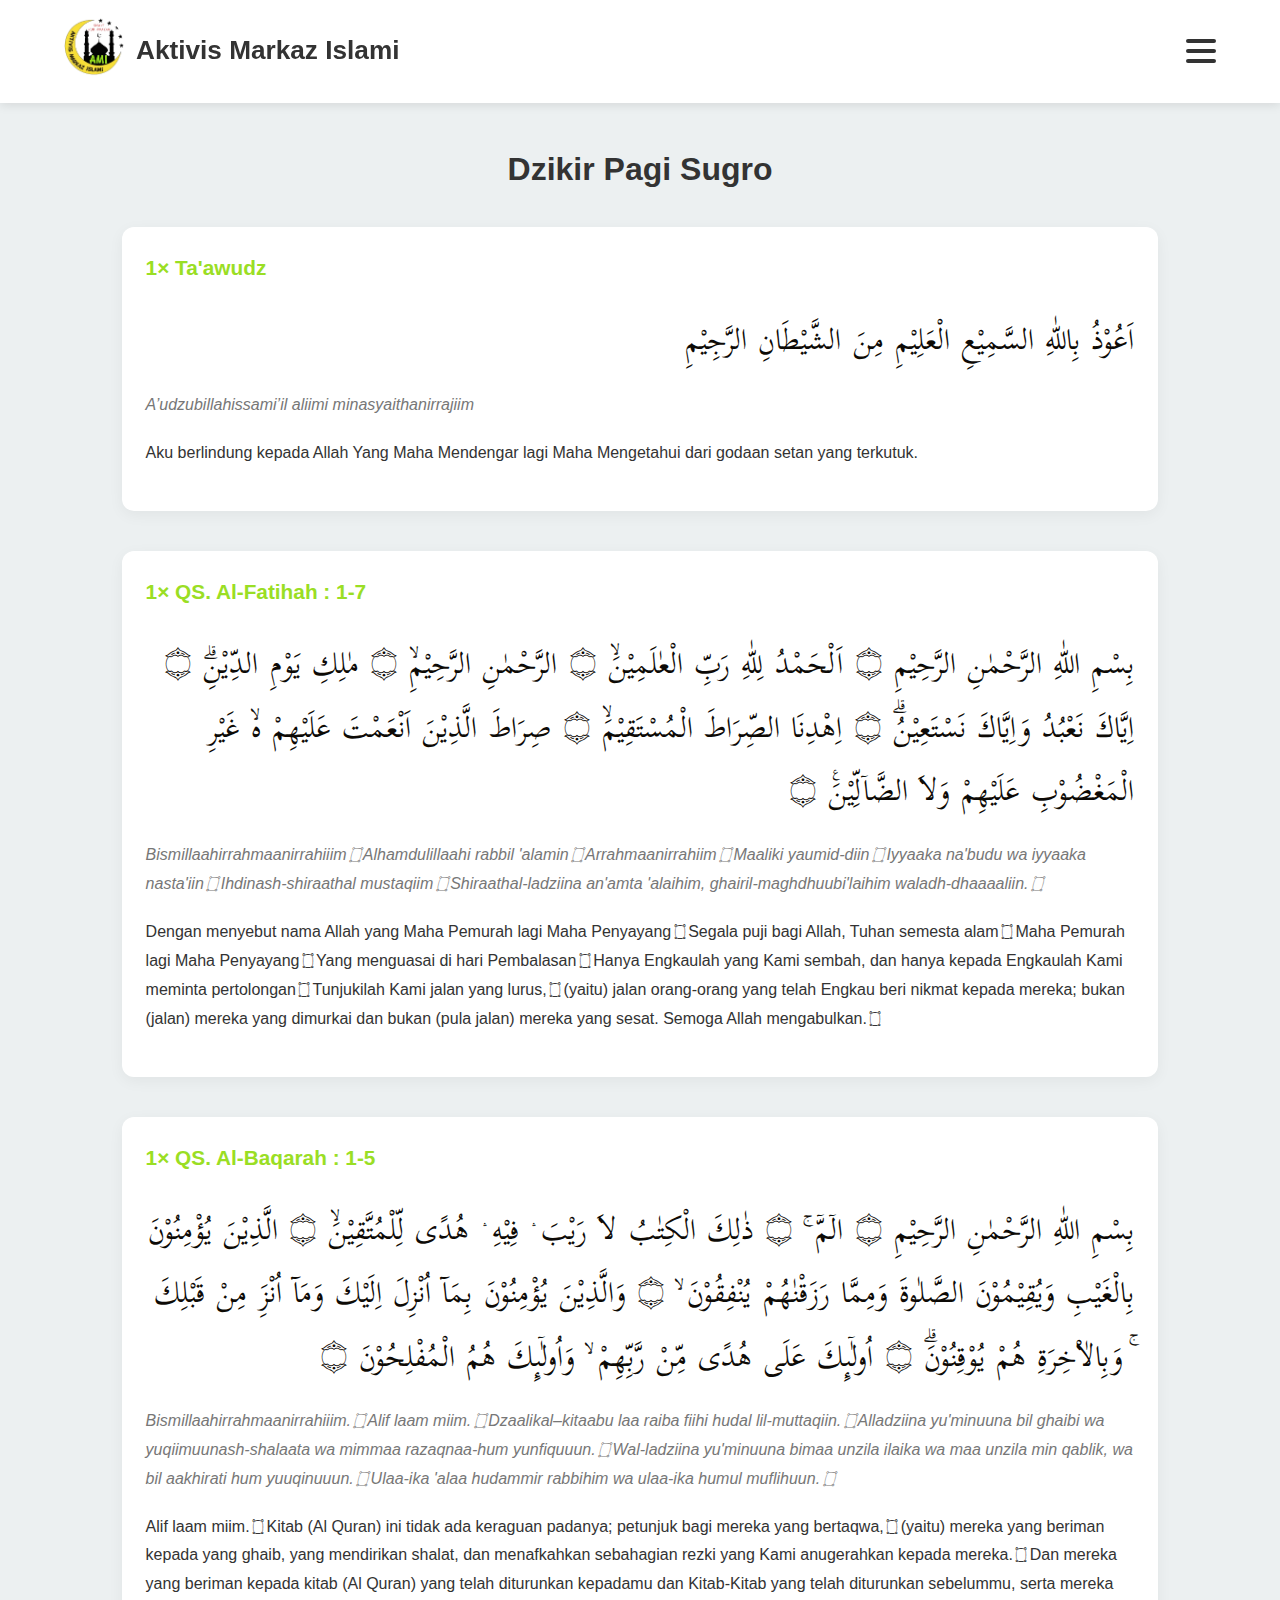
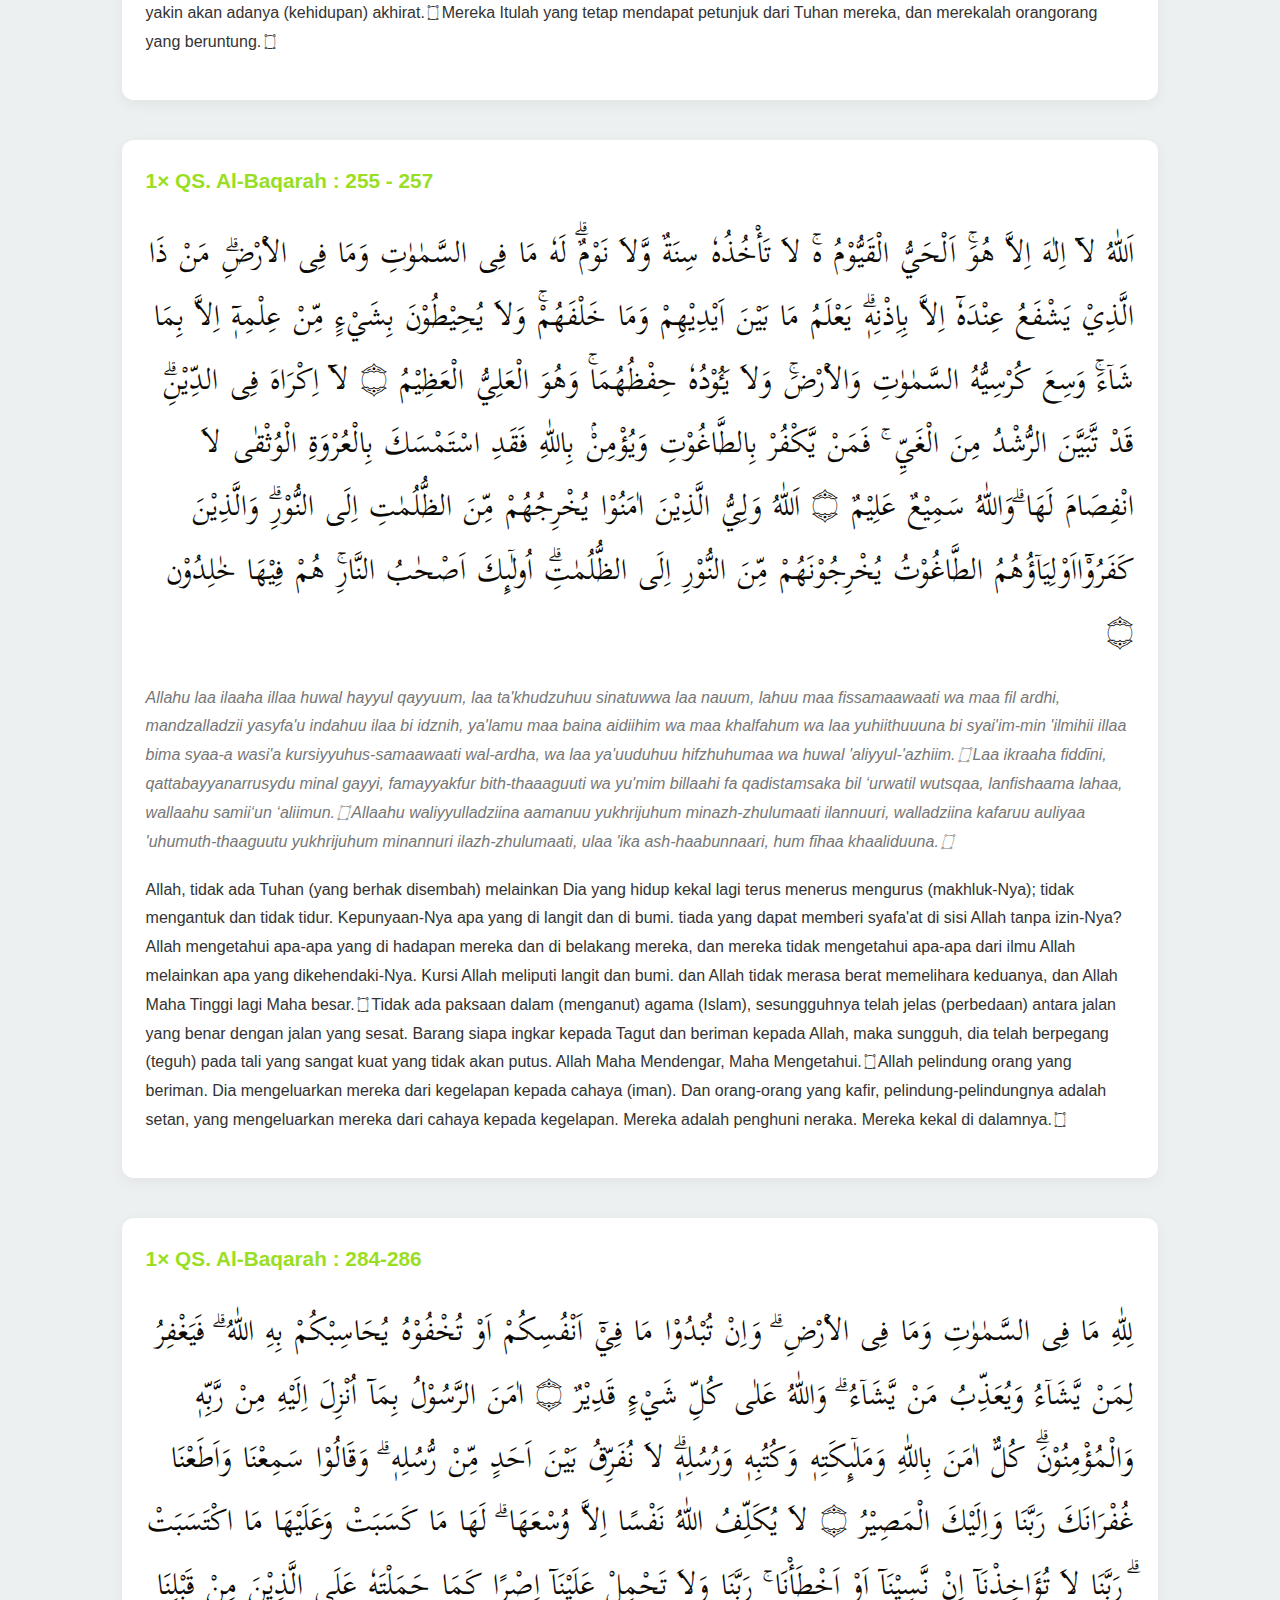
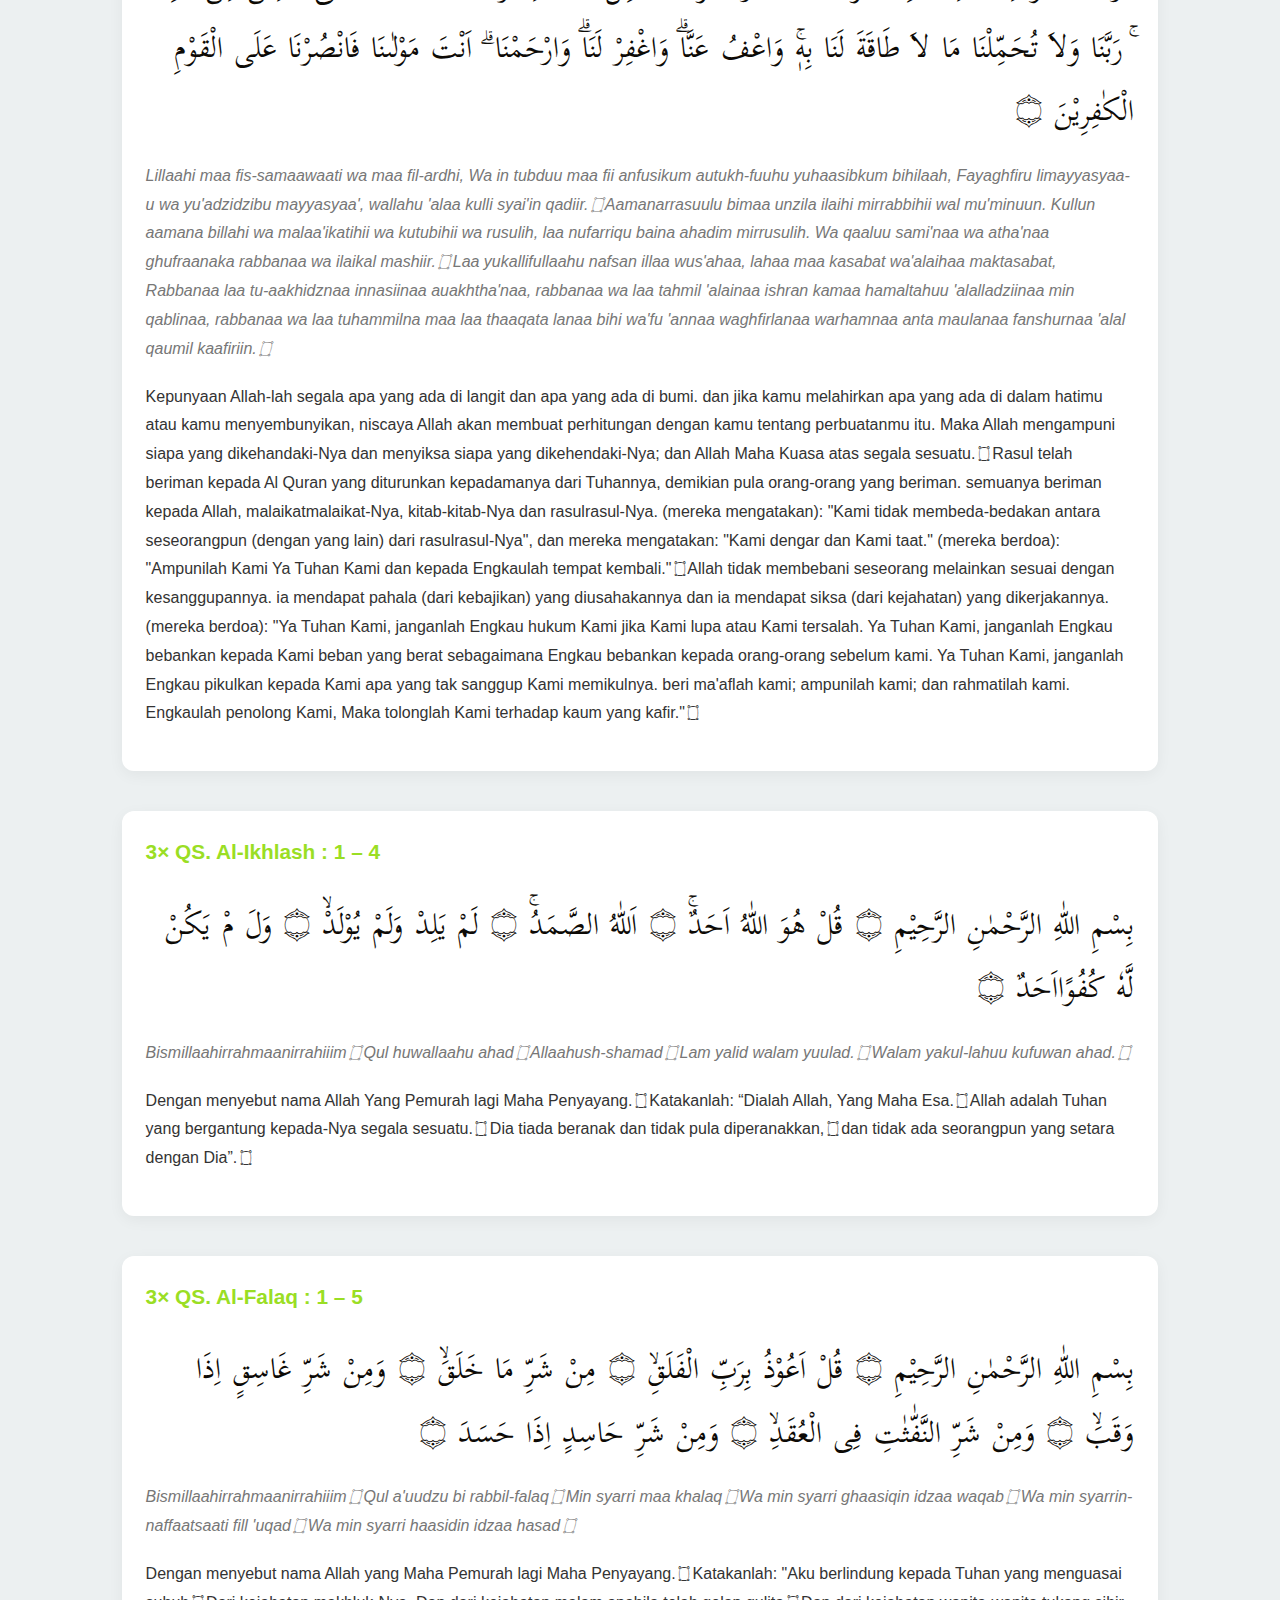
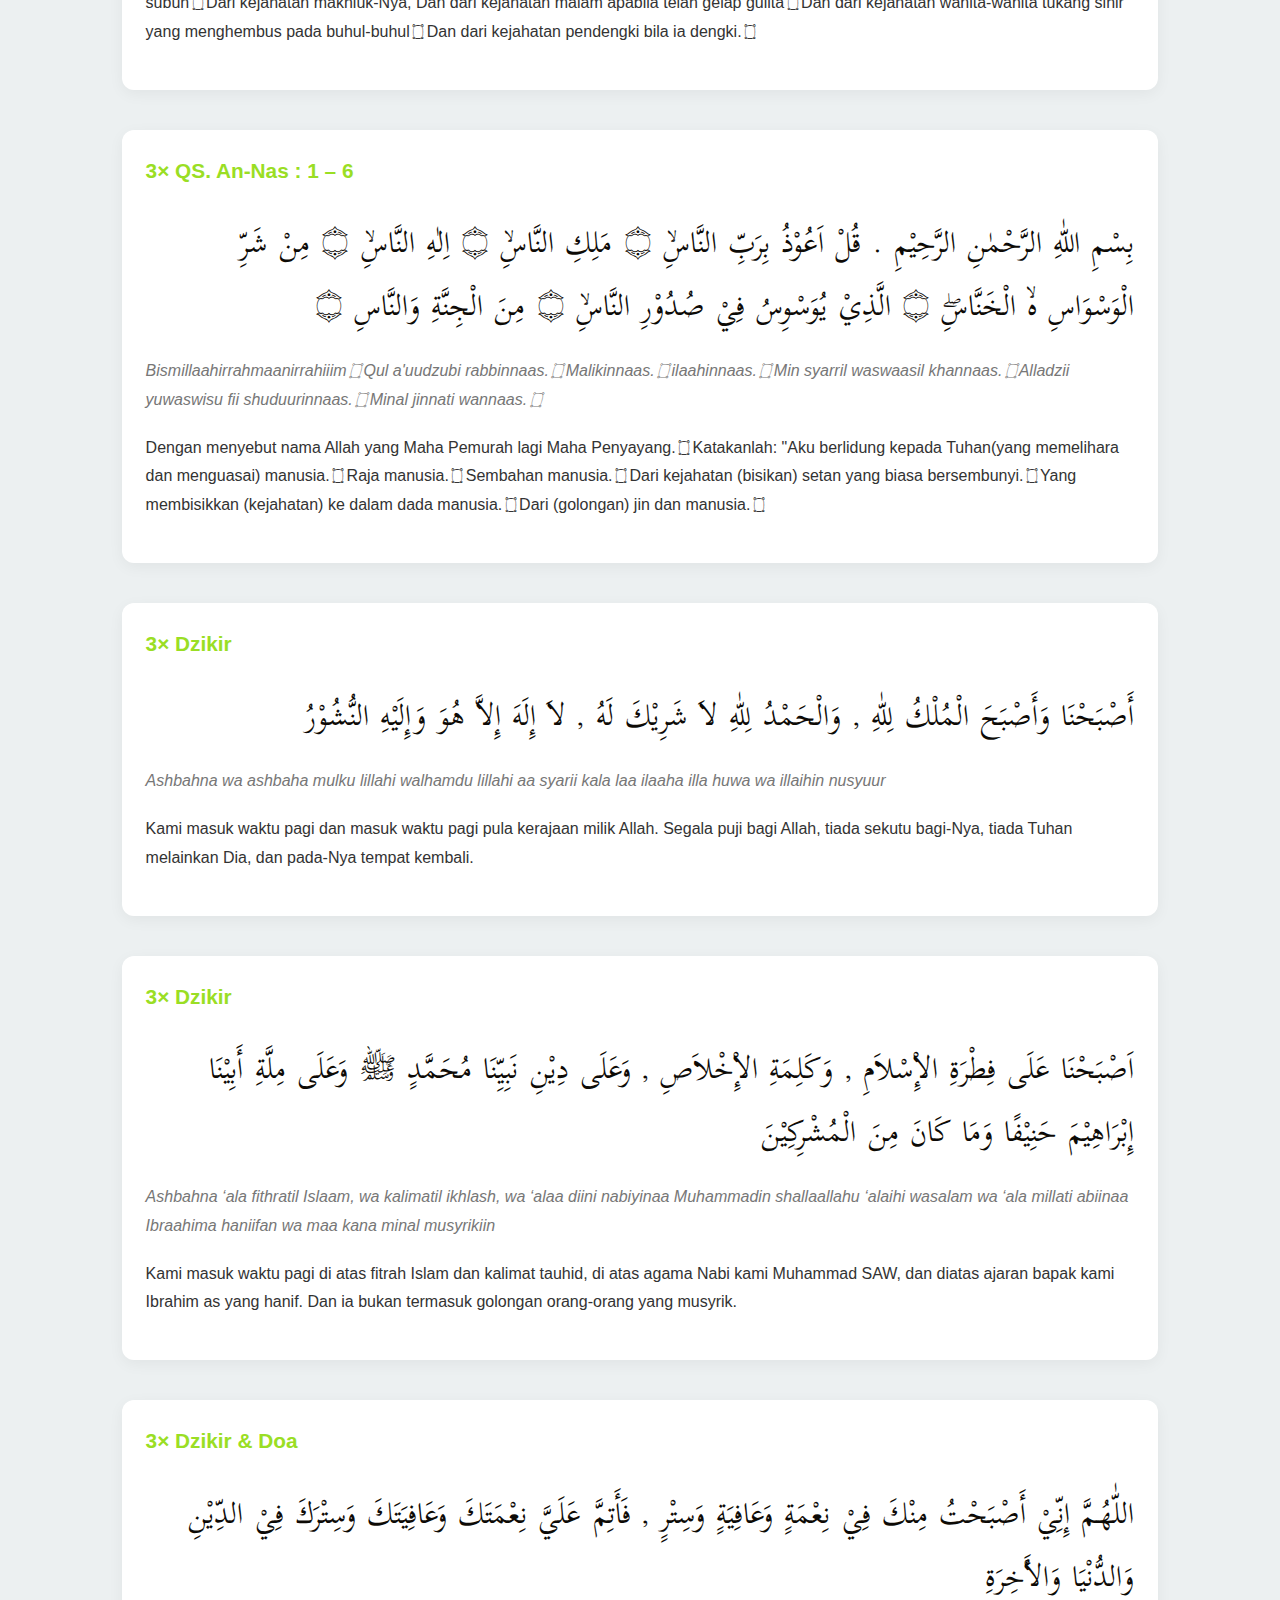
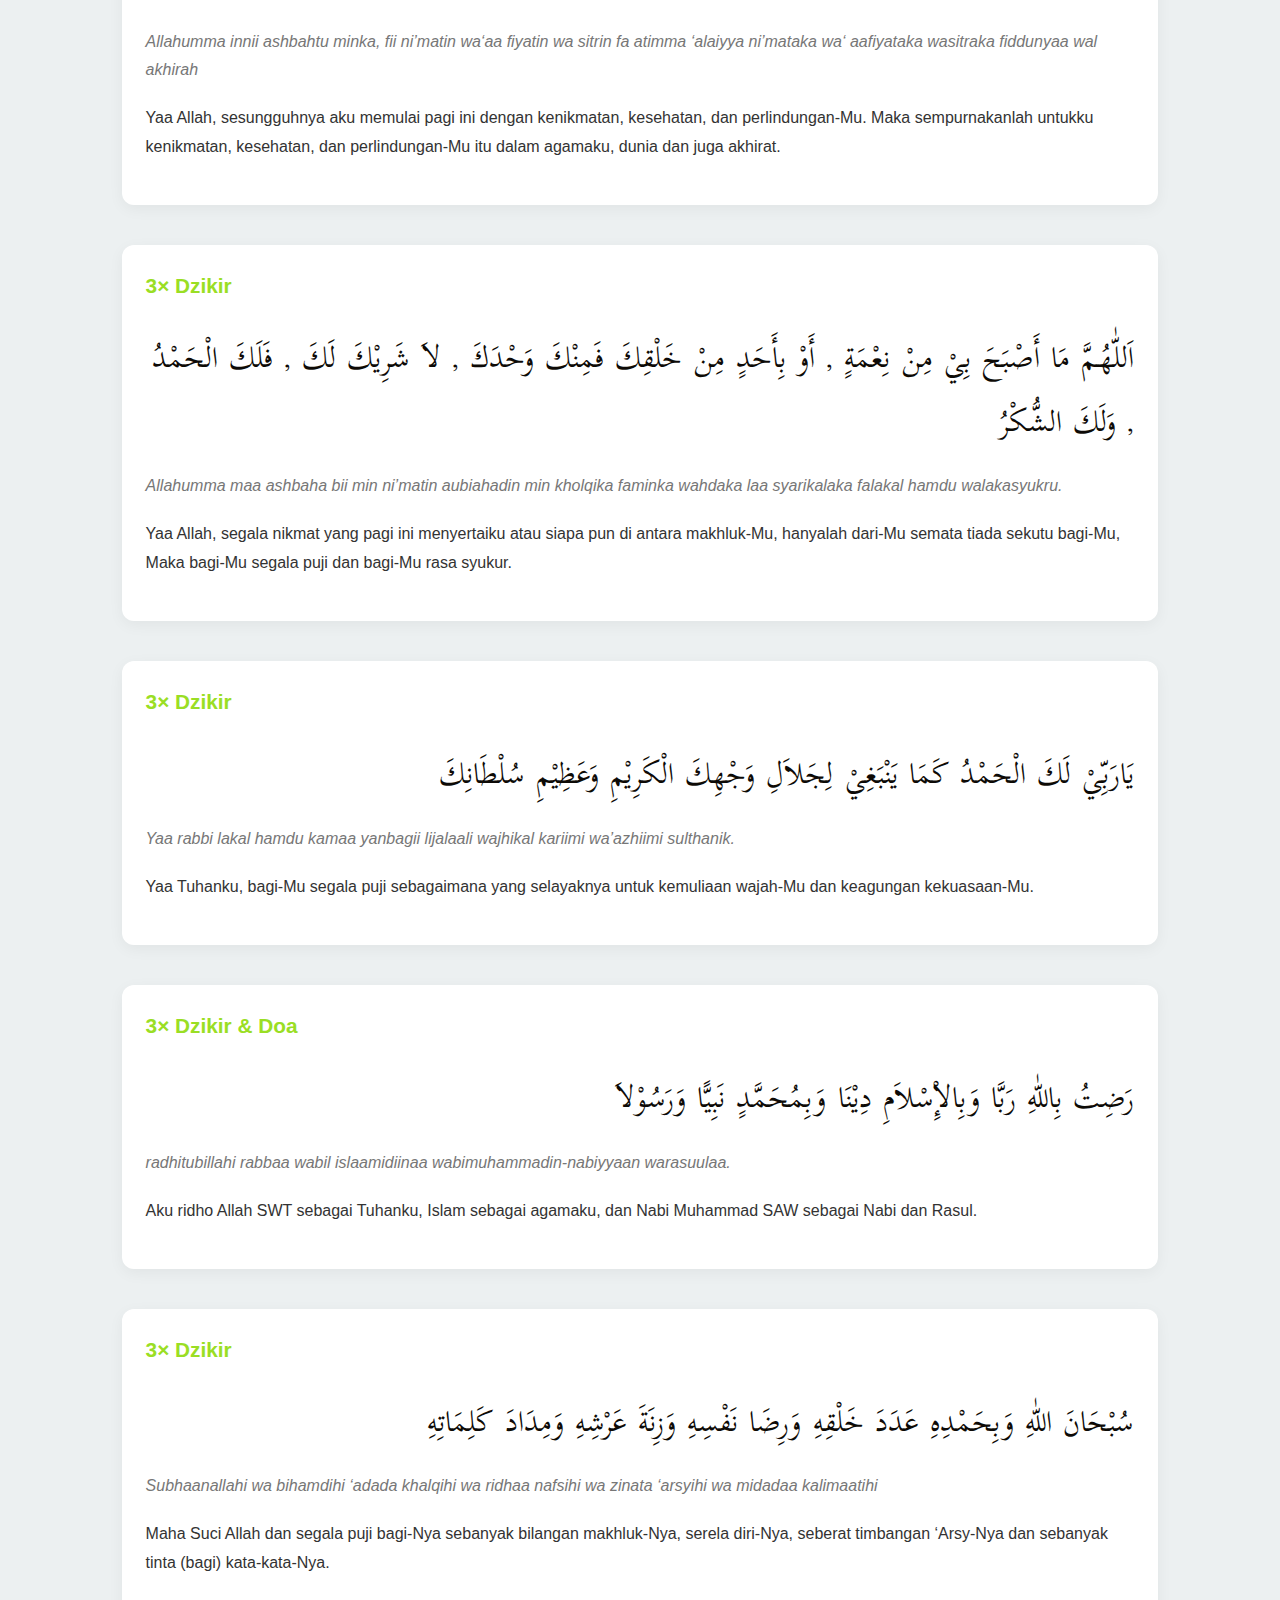
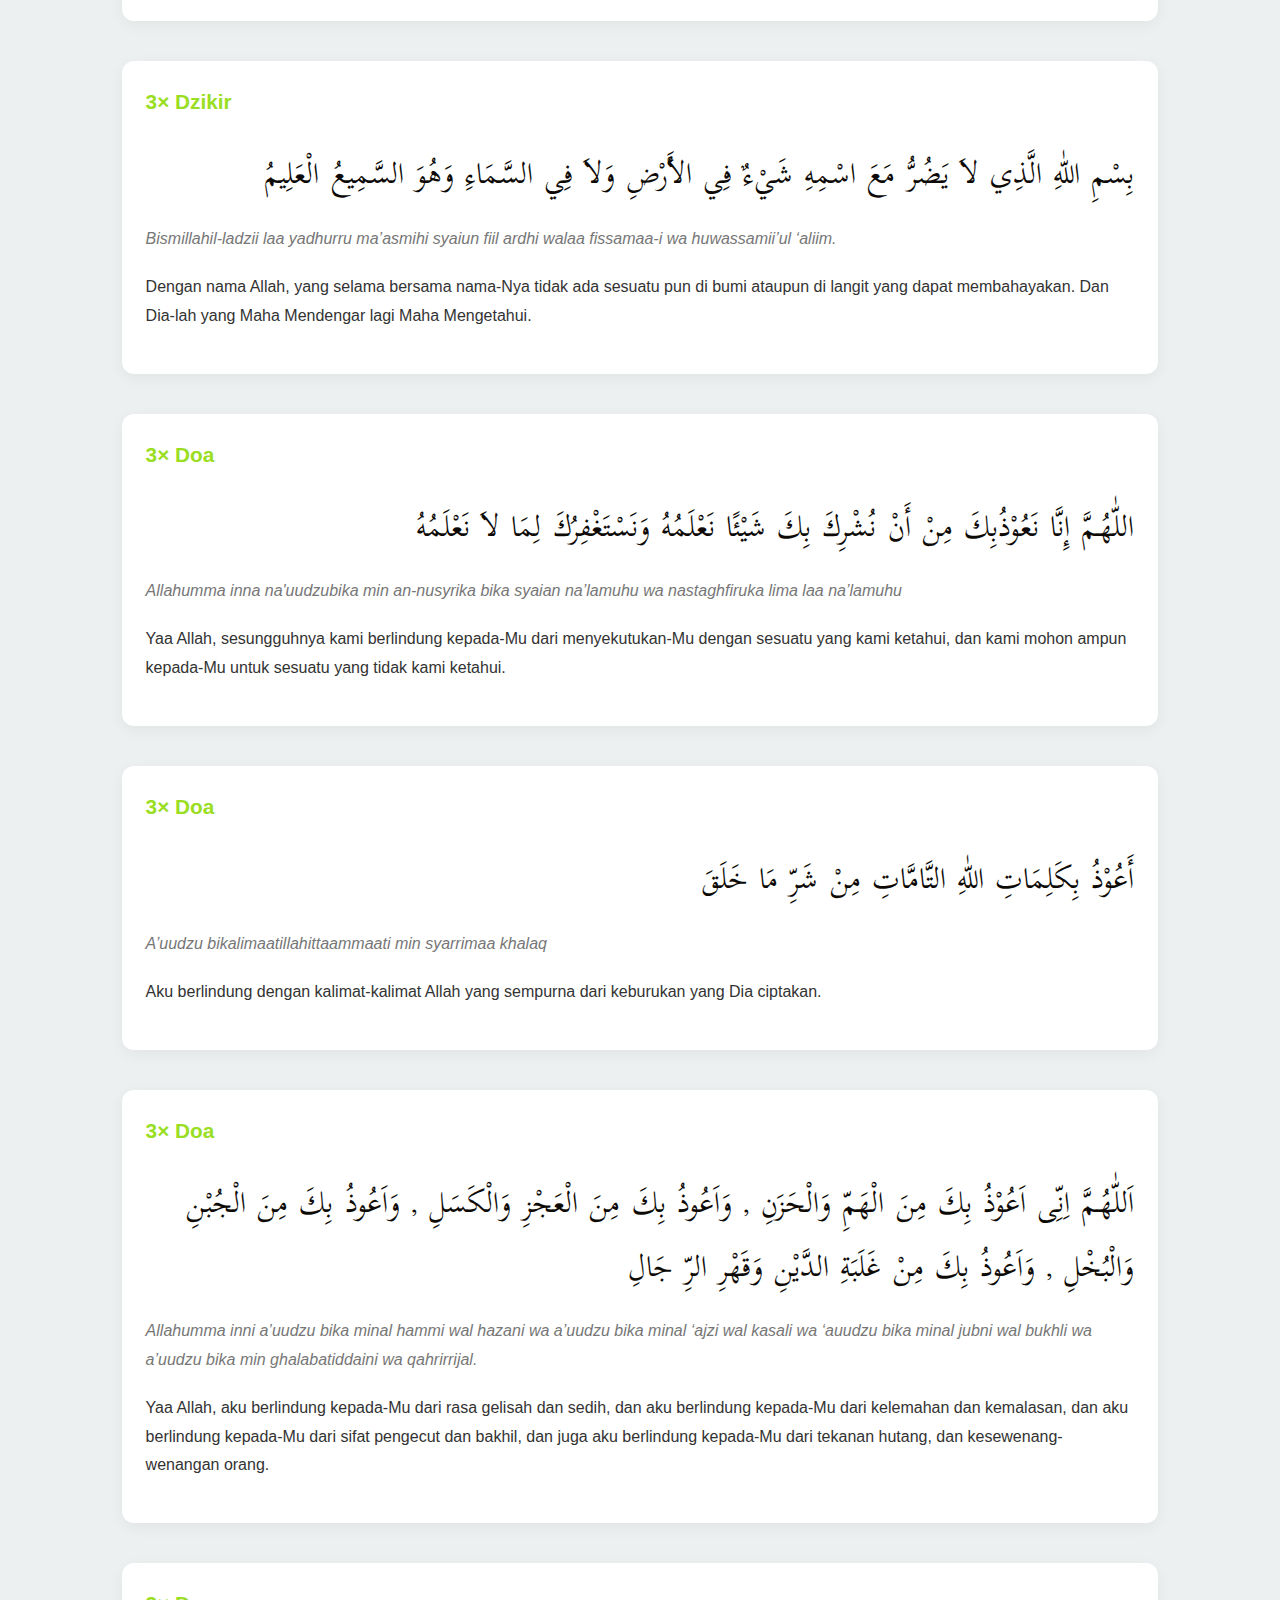
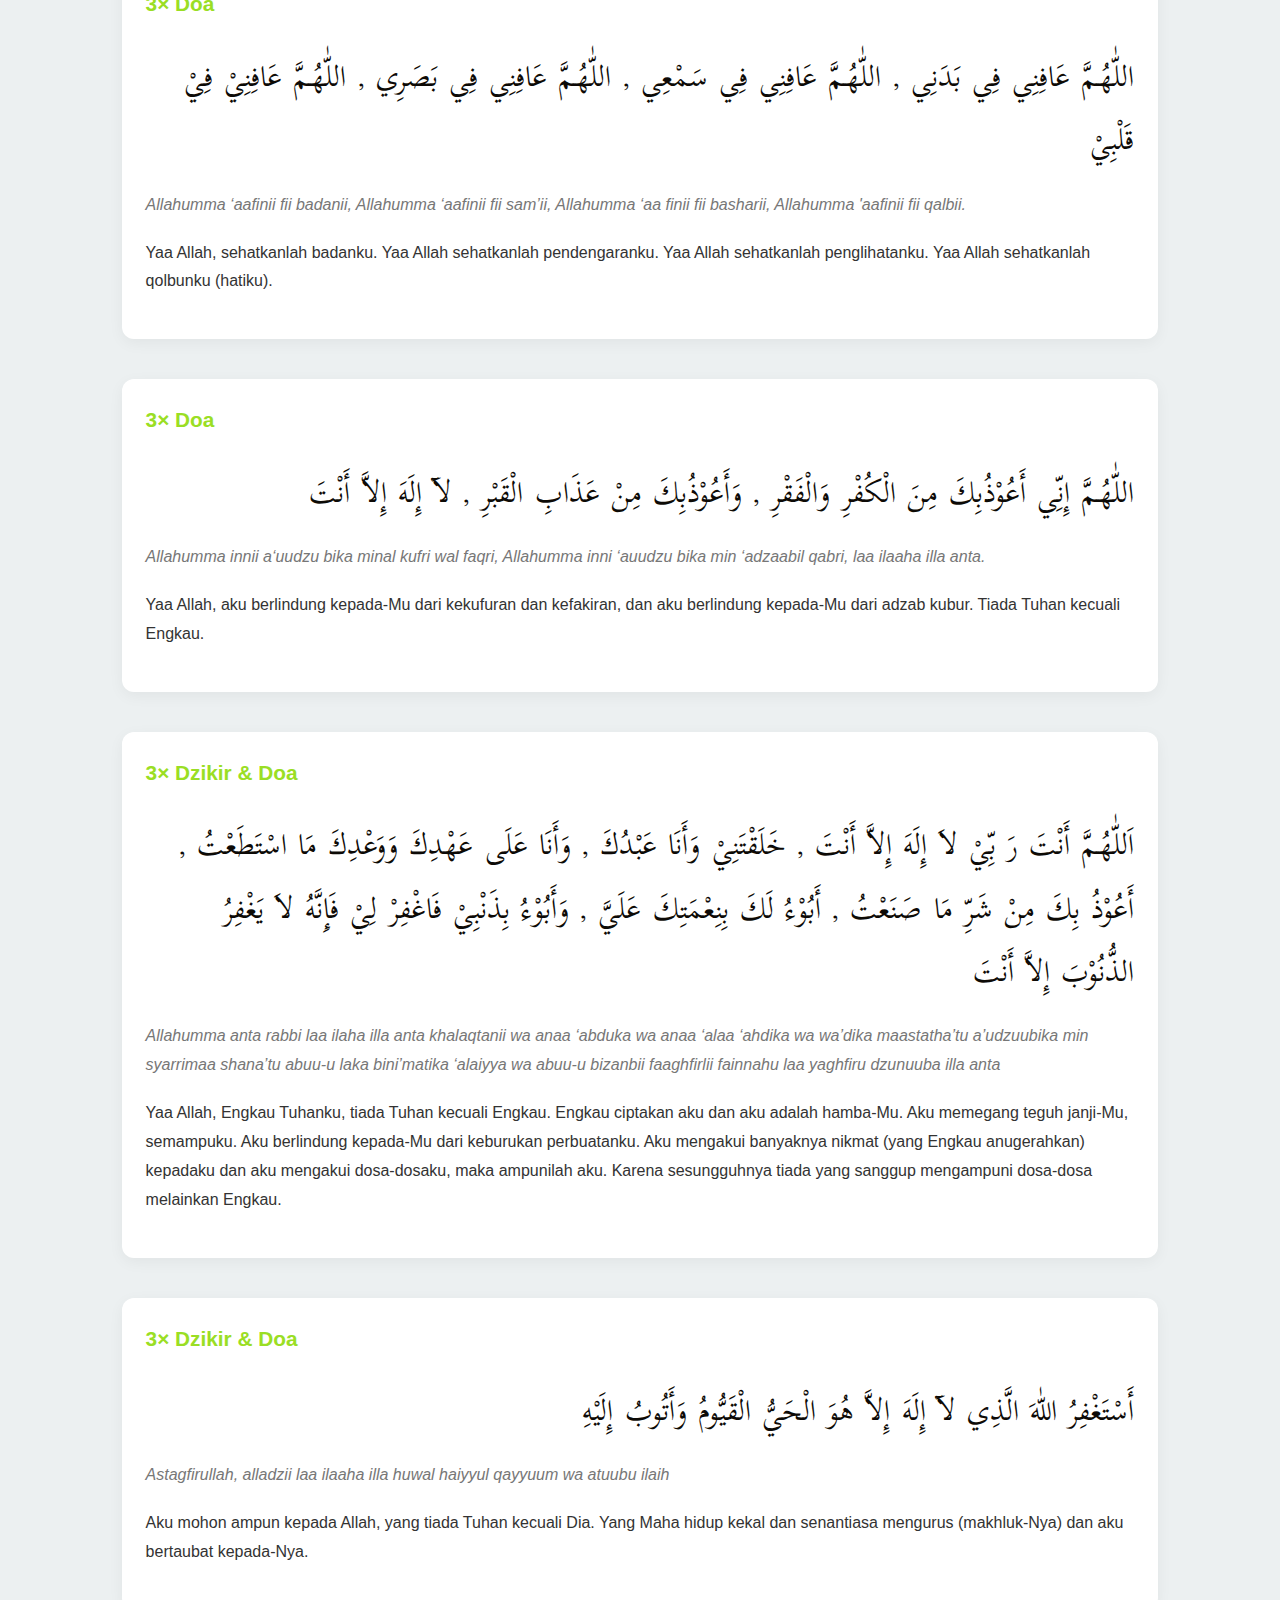
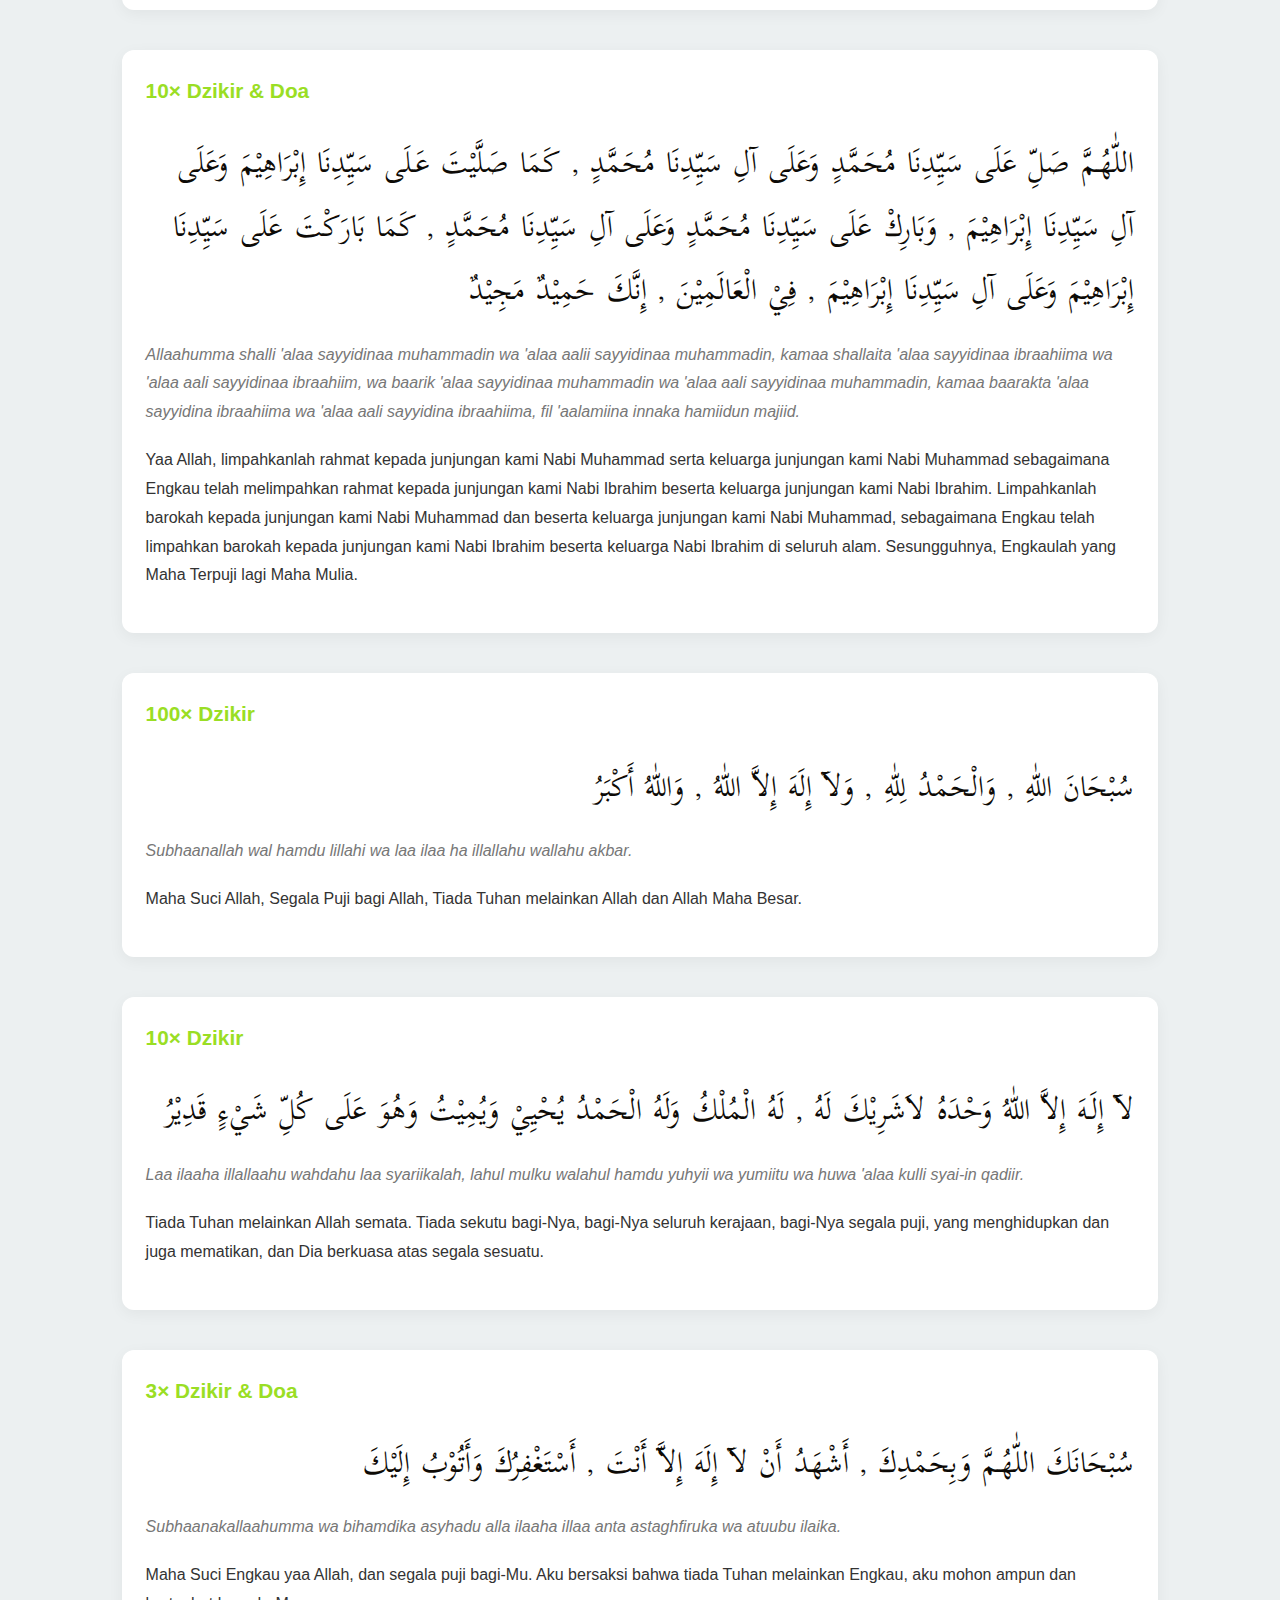
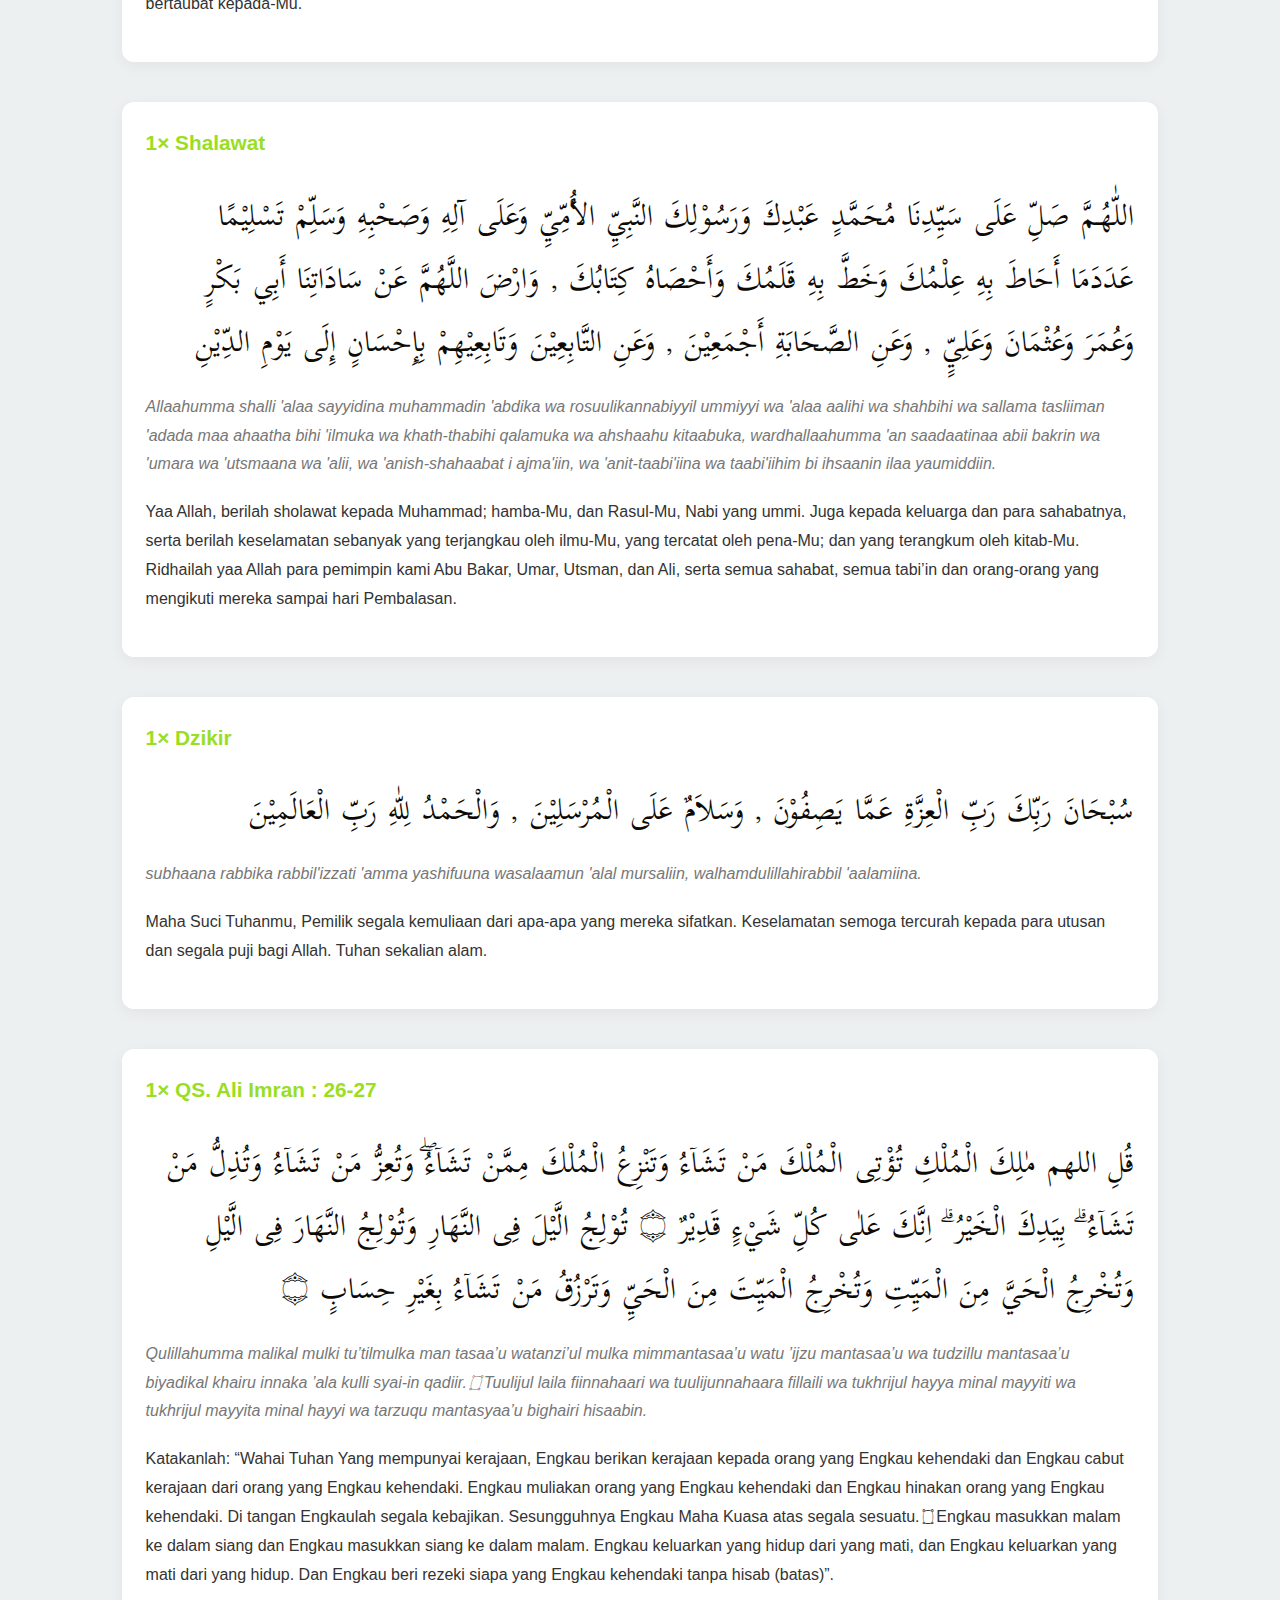
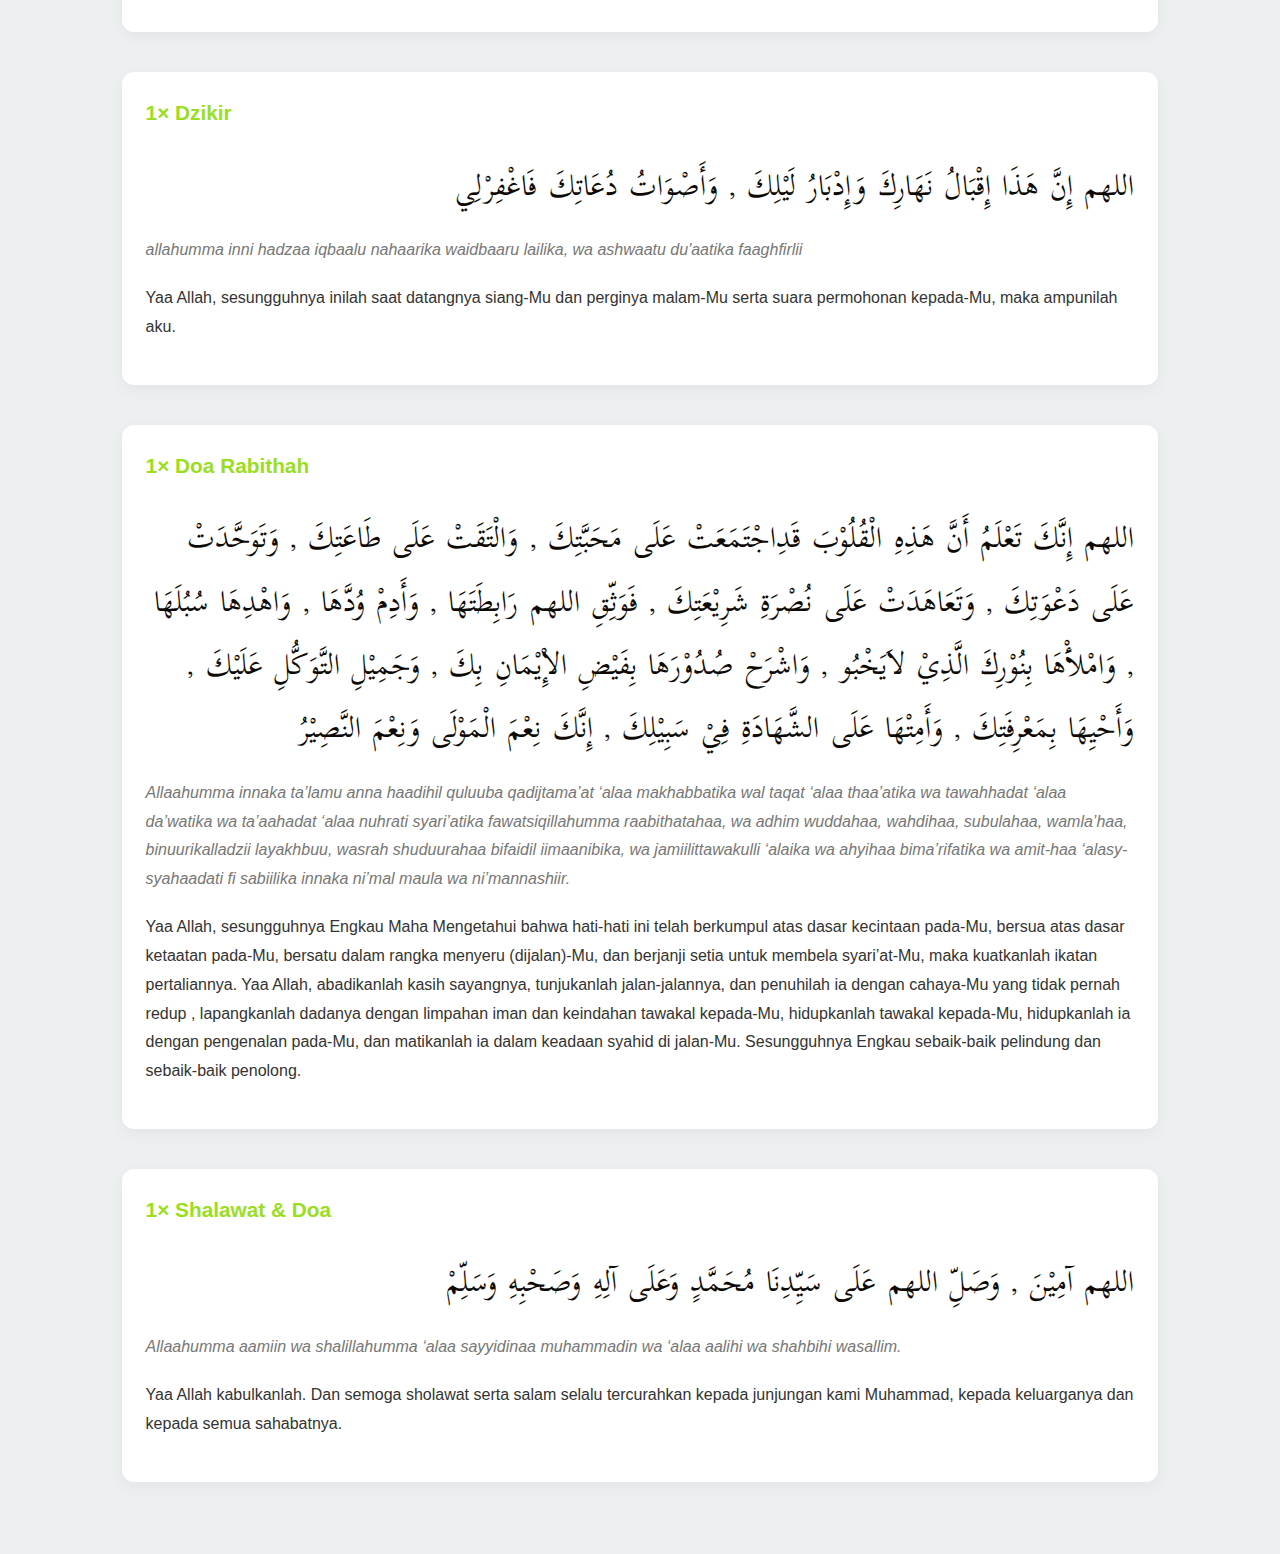
<file: morning.html>
<!DOCTYPE html>
<html lang="id">
<head>
    <meta charset="UTF-8">
    <meta name="viewport" content="width=device-width, initial-scale=1.0">
    <title>Isi Mutabaah - AMI</title>
    <link rel="stylesheet" href="styles.css">
    <style>
        :root {
            --primary: #736b23;
            --secondary: #9ade24;
            --accent: #f5de3e;
            --light: #ecf0f1;
            --dark: #0d0a06;
            --text: #333;
            --text-light: #777;
        }
        * { margin: 0; padding: 0; box-sizing: border-box; }
        body { font-family: 'Segoe UI', Arial, sans-serif; background-color: var(--light); color: var(--text); line-height: 1.6; }
        header { background-color: white; color: var(--text); padding: 1rem 5%; display: flex; justify-content: space-between; align-items: center; position: fixed; top: 0; left: 0; width: 100%; z-index: 1000; box-shadow: 0 2px 10px rgba(0,0,0,0.1); }
        .logo { display: flex; align-items: center; font-size: 1.4rem; font-weight: bold; gap: 12px; }
        .logo-icon { width: 60px; height: 60px; border-radius: 50%; object-fit: contain; }
        .menu-btn { 
            display: flex; 
            flex-direction: column; 
            cursor: none; 
            gap: 6px; 
        }
        .menu-btn span { 
            width: 30px; 
            height: 4px; 
            background-color: var(--text); 
            border-radius: 2px; 
            transition: background-color 0.2s ease; 
        }

        .dropdown { 
            position: absolute; 
            top: 100%; 
            right: 5%; 
            background-color: white; 
            min-width: 220px; 
            border-radius: 8px; 
            overflow: hidden; 
            box-shadow: 0 8px 20px rgba(0,0,0,0.15); 
            opacity: 0;
            visibility: hidden;
            transform: scale(0.95) translateY(-8px);
            transform-origin: top right;
            transition: none;
        }

        .dropdown.active { 
            opacity: 1;
            visibility: visible;
            transform: scale(1) translateY(0);
            transition: opacity 0.18s ease-out, 
                        transform 0.18s ease-out;
        }

        .dropdown a { 
            display: block; 
            padding: 14px 20px; 
            color: var(--text); 
            text-decoration: none; 
            font-size: 1.1rem; 
            transition: background 0.2s ease; 
            cursor: none;
        }
        .dropdown a:active {
            background-color: var(--light);
        }

        .dropdown .menu-parent {
            display: block;
            padding: 14px 20px;
            color: var(--text);
            text-decoration: none;
            font-size: 1.1rem;
            transition: background 0.2s ease;
            position: relative;
            cursor: none;
        }

        .dropdown .menu-parent:active {
            background-color: var(--light);
        }

        .dropdown .arrow {
            position: absolute;
            right: 20px;
            top: 50%;
            transform: translateY(-50%) rotate(90deg);
            font-size: 1.4rem;
            transition: transform 0.2s ease;
        }

        .dropdown .menu-parent.active .arrow {
            transform: translateY(-50%) rotate(270deg);
        }

        .dropdown .submenu {
            max-height: 0;
            overflow: hidden;
            transition: max-height 0.2s ease-out;
        }

        .dropdown .submenu.active {
            max-height: 400px;
        }

        .dropdown .submenu a {
            padding: 12px 40px;
            font-size: 1rem;
        }

        main { margin-top: 80px; padding: 2rem 5%; }
        .container { max-width: 1200px; margin: 0 auto; padding: 0 5%; }
        h1 { font-size: 2rem; color: var(--text); text-align: center; margin: 2rem 0; }

        /* Styling khusus untuk teks Arabic */
        .arabic {
            font-size: 1.8rem;
            line-height: 2.2; /* Jarak antar baris yang lebih lega */
            direction: rtl;
            text-align: right;
            margin: 1.2rem 0;
            word-spacing: 0.2rem;
        }

        .latin {
            font-style: italic;
            margin: 1rem 0;
            line-height: 1.8;
        }

        .translation {
            margin: 1.2rem 0;
            line-height: 1.8;
        }

        .dzikir-section {
            margin-bottom: 2.5rem;
            padding: 1.5rem;
            background-color: white;
            border-radius: 12px;
            box-shadow: 0 4px 15px rgba(0,0,0,0.05);
        }

        .dzikir-section h2 {
            text-align: left;
            margin-bottom: 1.5rem;
            color: var(--secondary);
        }
    </style>
</head>
<body>
    <header>
        <div class="logo">
            <a href="index.html"><img src="logo.png" alt="Logo Markaz Islami" class="logo-icon"></a>
            <h3>Aktivis Markaz Islami</h3>
        </div>
        <div class="menu-btn" id="menuBtn">
            <span></span><span></span><span></span>
        </div>
        <nav class="dropdown" id="dropdown">
            <a href="index.html">Beranda</a>
            
            <div class="menu-parent" id="progressToggle">
                Dzikr <span class="arrow">&gt;</span>
            </div>
            <div class="submenu" id="progressSubmenu">
                <a href="morning.html">Pagi</a>
                <a href="evening.html">Sore</a>
            </div>
        </nav>
    </header>
<main>
<div class="container">
    <div id="pagi" class="tab-content active">
        <div class="header">
            <h1>Dzikir Pagi Sugro</h1>
        </div>

        <!-- Ta'awudz -->
        <div class="dzikir-section">
            <h2>1× Ta'awudz</h2>
            <p class="arabic">اَعُوْذُ بِاللّٰهِ السَّمِيْعِ الْعَلِيْمِ مِنَ الشَّيْطَانِ الرَّجِيْمِ</p>
            <p class="latin">A’udzubillahissami’il aliimi minasyaithanirrajiim</p>
            <p class="translation">Aku berlindung kepada Allah Yang Maha Mendengar lagi Maha Mengetahui dari godaan setan yang terkutuk.</p>
        </div>

        <!-- QS. Al-Fatihah : 1-7 -->
    <div class="dzikir-section">
        <h2>1× QS. Al-Fatihah : 1-7</h2>
        <p class="arabic">بِسْمِ اللّٰهِ الرَّحْمٰنِ الرَّحِيْمِ ۝ اَلْحَمْدُ لِلّٰهِ رَبِّ الْعٰلَمِيْنَۙ ۝ الرَّحْمٰنِ الرَّحِيْمِۙ ۝ مٰلِكِ يَوْمِ الدِّيْنِۗ ۝ اِيَّاكَ نَعْبُدُ وَاِيَّاكَ نَسْتَعِيْنُۗ ۝ اِهْدِنَا الصِّرَاطَ الْمُسْتَقِيْمَۙ ۝ صِرَاطَ الَّذِيْنَ اَنْعَمْتَ عَلَيْهِمْ ەۙ غَيْرِ الْمَغْضُوْبِ عَلَيْهِمْ وَلَا الضَّاۤلِّيْنَࣖ ۝ </p>
        <p class="latin">Bismillaahirrahmaanirrahiiim ۝ Alhamdulillaahi rabbil 'alamin ۝ Arrahmaanirrahiim ۝ Maaliki yaumid-diin ۝ Iyyaaka na'budu wa iyyaaka nasta'iin ۝ Ihdinash-shiraathal mustaqiim ۝ Shiraathal-ladziina an'amta 'alaihim, ghairil-maghdhuubi'laihim waladh-dhaaaaliin. ۝</p>
        <p class="translation">Dengan menyebut nama Allah yang Maha Pemurah lagi Maha Penyayang ۝ Segala puji bagi Allah, Tuhan semesta alam ۝ Maha Pemurah lagi Maha Penyayang ۝ Yang menguasai di hari Pembalasan ۝ Hanya Engkaulah yang Kami sembah, dan hanya kepada Engkaulah Kami meminta pertolongan ۝ Tunjukilah Kami jalan yang lurus, ۝ (yaitu) jalan orang-orang yang telah Engkau beri nikmat kepada mereka; bukan (jalan) mereka yang dimurkai dan bukan (pula jalan) mereka yang sesat. Semoga Allah mengabulkan. ۝</p>
    </div>
    
    <div class="dzikir-section">
        <h2>1× QS. Al-Baqarah : 1-5</h2>
        <p class="arabic">بِسْمِ اللّٰهِ الرَّحْمٰنِ الرَّحِيْمِ ۝ الۤمّۤ ۚ ۝ ذٰلِكَ الْكِتٰبُ لَا رَيْبَ ۛ فِيْهِ ۛ هُدًى لِّلْمُتَّقِيْنَۙ ۝ الَّذِيْنَ يُؤْمِنُوْنَ بِالْغَيْبِ وَيُقِيْمُوْنَ الصَّلٰوةَ وَمِمَّا رَزَقْنٰهُمْ يُنْفِقُوْنَ ۙ ۝ وَالَّذِيْنَ يُؤْمِنُوْنَ بِمَآ اُنْزِلَ اِلَيْكَ وَمَآ اُنْزَِ مِنْ قَبْلِكَ ۚ وَبِالْاٰخِرَةِ هُمْ يُوْقِنُوْنَۗ ۝ اُولٰۤىِٕكَ عَلَى هُدًى مِّنْ رَّبِّهِمْ ۙ وَاُولٰۤىِٕكَ هُمُ الْمُفْلِحُوْنَ ۝</p>
        <p class="latin">Bismillaahirrahmaanirrahiiim. ۝ Alif laam miim. ۝ Dzaalikal–kitaabu laa raiba fiihi hudal lil-muttaqiin. ۝ Alladziina yu'minuuna bil ghaibi wa yuqiimuunash-shalaata wa mimmaa razaqnaa-hum yunfiquuun. ۝ Wal-ladziina yu'minuuna bimaa unzila ilaika wa maa unzila min qablik, wa bil aakhirati hum yuuqinuuun. ۝ Ulaa-ika 'alaa hudammir rabbihim wa ulaa-ika humul muflihuun. ۝</p>
        <p class="translation">Alif laam miim. ۝ Kitab (Al Quran) ini tidak ada keraguan padanya; petunjuk bagi mereka yang bertaqwa, ۝ (yaitu) mereka yang beriman kepada yang ghaib, yang mendirikan shalat, dan menafkahkan sebahagian rezki yang Kami anugerahkan kepada mereka. ۝ Dan mereka yang beriman kepada kitab (Al Quran) yang telah diturunkan kepadamu dan Kitab-Kitab yang telah diturunkan sebelummu, serta mereka yakin akan adanya (kehidupan) akhirat. ۝ Mereka Itulah yang tetap mendapat petunjuk dari Tuhan mereka, dan merekalah orangorang yang beruntung. ۝</p>
    </div>
    
    <div class="dzikir-section">
        <h2>1× QS. Al-Baqarah : 255 - 257</h2>
        <p class="arabic">اَللّٰهُ لَآ اِلٰهَ اِلَّا هُوَۚ اَلْحَيُّ الْقَيُّوْمُ ەۚ لَا تَأْخُذُهٗ سِنَةٌ وَّلَا نَوْمٌۗ لَهٗ مَا فِى السَّمٰوٰتِ وَمَا فِى الْاَرْضِۗ مَنْ ذَا الَّذِيْ يَشْفَعُ عِنْدَهٗٓ اِلَّا بِاِذْنِهٖۗ يَعْلَمُ مَا بَيْنَ اَيْدِيْهِمْ وَمَا خَلْفَهُمْۚ وَلَا يُحِيْطُوْنَ بِشَيْءٍ مِّنْ عِلْمِهٖٓ اِلَّا بِمَا شَاۤءَۚ وَسِعَ كُرْسِيُّهُ السَّمٰوٰتِ وَالْاَرْضَۚ وَلَا يَـُٔوْدُهٗ حِفْظُهُمَاۚ وَهُوَ الْعَلِيُّ الْعَظِيْمُ ۝ لَآ اِكْرَاهَ فِى الدِّيْنِۗ قَدْ تَّبَيَّنَ الرُّشْدُ مِنَ الْغَيِّ ۚ فَمَنْ يَّكْفُرْ بِالطَّاغُوْتِ وَيُؤْمِنْۢ بِاللّٰهِ فَقَدِ اسْتَمْسَكَ بِالْعُرْوَةِ الْوُثْقٰى لَا انْفِصَامَ لَهَا ۗوَاللّٰهُ سَمِيْعٌ عَلِيْمٌ ۝ اَللّٰهُ وَلِيُّ الَّذِيْنَ اٰمَنُوْا يُخْرِجُهُمْ مِّنَ الظُّلُمٰتِ اِلَى النُّوْرِۗ وَالَّذِيْنَ كَفَرُوْٓااَوْلِيَاۤؤُهُمُ الطَّاغُوْتُ يُخْرِجُوْنَهُمْ مِّنَ النُّوْرِ اِلَى الظُّلُمٰتِۗ اُولٰۤىِٕكَ اَصْحٰبُ النَّارِۚ هُمْ فِيْهَا خٰلِدُوْن ۝ </p>
        <p class="latin">Allahu laa ilaaha illaa huwal hayyul qayyuum, laa ta'khudzuhuu sinatuwwa laa nauum, lahuu maa fissamaawaati wa maa fil ardhi, mandzalladzii yasyfa'u indahuu ilaa bi idznih, ya'lamu maa baina aidiihim wa maa khalfahum wa laa yuhiithuuuna bi syai'im-min 'ilmihii illaa bima syaa-a wasi'a kursiyyuhus-samaawaati wal-ardha, wa laa ya'uuduhuu hifzhuhumaa wa huwal 'aliyyul-'azhiim. ۝ Laa ikraaha fiddīni, qattabayyanarrusydu minal gayyi, famayyakfur bith-thaaaguuti wa yu'mim billaahi fa qadistamsaka bil ‘urwatil wutsqaa, lanfishaama lahaa, wallaahu samii‘un ‘aliimun. ۝ Allaahu waliyyulladziina aamanuu yukhrijuhum minazh-zhulumaati ilannuuri, walladziina kafaruu auliyaa 'uhumuth-thaaguutu yukhrijuhum minannuri ilazh-zhulumaati, ulaa 'ika ash-haabunnaari, hum fīhaa khaaliduuna. ۝</p>
        <p class="translation">Allah, tidak ada Tuhan (yang berhak disembah) melainkan Dia yang hidup kekal lagi terus menerus mengurus (makhluk-Nya); tidak mengantuk dan tidak tidur. Kepunyaan-Nya apa yang di langit dan di bumi. tiada yang dapat memberi syafa'at di sisi Allah tanpa izin-Nya? Allah mengetahui apa-apa yang di hadapan mereka dan di belakang mereka, dan mereka tidak mengetahui apa-apa dari ilmu Allah melainkan apa yang dikehendaki-Nya. Kursi Allah meliputi langit dan bumi. dan Allah tidak merasa berat memelihara keduanya, dan Allah Maha Tinggi lagi Maha besar. ۝ Tidak ada paksaan dalam (menganut) agama (Islam), sesungguhnya telah jelas (perbedaan) antara jalan yang benar dengan jalan yang sesat. Barang siapa ingkar kepada Tagut dan beriman kepada Allah, maka sungguh, dia telah berpegang (teguh) pada tali yang sangat kuat yang tidak akan putus. Allah Maha Mendengar, Maha Mengetahui. ۝ Allah pelindung orang yang beriman. Dia mengeluarkan mereka dari kegelapan kepada cahaya (iman). Dan orang-orang yang kafir, pelindung-pelindungnya adalah setan, yang mengeluarkan mereka dari cahaya kepada kegelapan. Mereka adalah penghuni neraka. Mereka kekal di dalamnya. ۝</p>
    </div>
    
    <div class="dzikir-section">
        <h2>1× QS. Al-Baqarah : 284-286</h2>
        <p class="arabic">لِلّٰهِ مَا فِى السَّمٰوٰتِ وَمَا فِى الْاَرْضِ ۗ وَاِنْ تُبْدُوْا مَا فِيْٓ اَنْفُسِكُمْ اَوْ تُخْفُوْهُ يُحَاسِبْكُمْ بِهِ اللّٰهُ ۗ فَيَغْفِرُ لِمَنْ يَّشَاۤءُ وَيُعَذِّبُ مَنْ يَّشَاۤءُ ۗ وَاللّٰهُ عَلٰى كُلِّ شَيْءٍ قَدِيْرٌ ۝ اٰمَنَ الرَّسُوْلُ بِمَآ اُنْزِلَ اِلَيْهِ مِنْ رَّبِّهٖ وَالْمُؤْمِنُوْنَۗ كُلٌّ اٰمَنَ بِاللّٰهِ وَمَلٰۤىِٕكَتِهٖ وَكُتُبِهٖ وَرُسُلِهٖۗ لَا نُفَرِّقُ بَيْنَ اَحَدٍ مِّنْ رُّسُلِهٖ ۗ وَقَالُوْا سَمِعْنَا وَاَطَعْنَا غُفْرَانَكَ رَبَّنَا وَاِلَيْكَ الْمَصِيْرُ ۝ لَا يُكَلِّفُ اللّٰهُ نَفْسًا اِلَّا وُسْعَهَا ۗ لَهَا مَا كَسَبَتْ وَعَلَيْهَا مَا اكْتَسَبَتْ ۗ رَبَّنَا لَا تُؤَاخِذْنَآ اِنْ نَّسِيْنَآ اَوْ اَخْطَأْنَا ۚ رَبَّنَا وَلَا تَحْمِلْ عَلَيْنَآ اِصْرًا كَمَا حَمَلْتَهٗ عَلَى الَّذِيْنَ مِنْ قَبْلِنَا ۚ رَبَّنَا وَلَا تُحَمِّلْنَا مَا لَا طَاقَةَ لَنَا بِهٖۚ وَاعْفُ عَنَّاۗ وَاغْفِرْ لَنَاۗ وَارْحَمْنَا ۗ اَنْتَ مَوْلٰىنَا فَانْصُرْنَا عَلَى الْقَوْمِ الْكٰفِرِيْنَ ۝</p>
        <p class="latin">Lillaahi maa fis-samaawaati wa maa fil-ardhi, Wa in tubduu maa fii anfusikum autukh-fuuhu yuhaasibkum bihilaah, Fayaghfiru limayyasyaa-u wa yu'adzidzibu mayyasyaa', wallahu 'alaa kulli syai'in qadiir. ۝ Aamanarrasuulu bimaa unzila ilaihi mirrabbihii wal mu'minuun. Kullun aamana billahi wa malaa'ikatihii wa kutubihii wa rusulih, laa nufarriqu baina ahadim mirrusulih. Wa qaaluu sami'naa wa atha'naa ghufraanaka rabbanaa wa ilaikal mashiir. ۝ Laa yukallifullaahu nafsan illaa wus'ahaa, lahaa maa kasabat wa'alaihaa maktasabat, Rabbanaa laa tu-aakhidznaa innasiinaa auakhtha'naa, rabbanaa wa laa tahmil 'alainaa ishran kamaa hamaltahuu 'alalladziinaa min qablinaa, rabbanaa wa laa tuhammilna maa laa thaaqata lanaa bihi wa'fu 'annaa waghfirlanaa warhamnaa anta maulanaa fanshurnaa 'alal qaumil kaafiriin. ۝</p>
        <p class="translation">Kepunyaan Allah-lah segala apa yang ada di langit dan apa yang ada di bumi. dan jika kamu melahirkan apa yang ada di dalam hatimu atau kamu menyembunyikan, niscaya Allah akan membuat perhitungan dengan kamu tentang perbuatanmu itu. Maka Allah mengampuni siapa yang dikehandaki-Nya dan menyiksa siapa yang dikehendaki-Nya; dan Allah Maha Kuasa atas segala sesuatu. ۝ Rasul telah beriman kepada Al Quran yang diturunkan kepadamanya dari Tuhannya, demikian pula orang-orang yang beriman. semuanya beriman kepada Allah, malaikatmalaikat-Nya, kitab-kitab-Nya dan rasulrasul-Nya. (mereka mengatakan): "Kami tidak membeda-bedakan antara seseorangpun (dengan yang lain) dari rasulrasul-Nya", dan mereka mengatakan: "Kami dengar dan Kami taat." (mereka berdoa): "Ampunilah Kami Ya Tuhan Kami dan kepada Engkaulah tempat kembali." ۝ Allah tidak membebani seseorang melainkan sesuai dengan kesanggupannya. ia mendapat pahala (dari kebajikan) yang diusahakannya dan ia mendapat siksa (dari kejahatan) yang dikerjakannya. (mereka berdoa): "Ya Tuhan Kami, janganlah Engkau hukum Kami jika Kami lupa atau Kami tersalah. Ya Tuhan Kami, janganlah Engkau bebankan kepada Kami beban yang berat sebagaimana Engkau bebankan kepada orang-orang sebelum kami. Ya Tuhan Kami, janganlah Engkau pikulkan kepada Kami apa yang tak sanggup Kami memikulnya. beri ma'aflah kami; ampunilah kami; dan rahmatilah kami. Engkaulah penolong Kami, Maka tolonglah Kami terhadap kaum yang kafir." ۝</p>
    </div>
    
    <div class="dzikir-section">
        <h2>3× QS. Al-Ikhlash : 1 – 4</h2>
        <p class="arabic">بِسْمِ اللّٰهِ الرَّحْمٰنِ الرَّحِيْمِ ۝ قُلْ هُوَ اللّٰهُ اَحَدٌۚ ۝ اَللّٰهُ الصَّمَدُۚ ۝ لَمْ يَلِدْ وَلَمْ يُوْلَدْۙ ۝ وَلَ مْ يَكُنْ لَّهٗ كُفُوًااَحَدٌ ۝ </p>
        <p class="latin">Bismillaahirrahmaanirrahiiim ۝ Qul huwallaahu ahad ۝ Allaahush-shamad ۝ Lam yalid walam yuulad. ۝ Walam yakul-lahuu kufuwan ahad. ۝</p>
        <p class="translation">Dengan menyebut nama Allah Yang Pemurah lagi Maha Penyayang. ۝ Katakanlah: “Dialah Allah, Yang Maha Esa. ۝ Allah adalah Tuhan yang bergantung kepada-Nya segala sesuatu. ۝ Dia tiada beranak dan tidak pula diperanakkan, ۝ dan tidak ada seorangpun yang setara dengan Dia”. ۝</p>
    </div>
    
    <div class="dzikir-section">
        <h2>3× QS. Al-Falaq : 1 – 5</h2>
        <p class="arabic">بِسْمِ اللّٰهِ الرَّحْمٰنِ الرَّحِيْمِ ۝ قُلْ اَعُوْذُ بِرَبِّ الْفَلَقِۙ ۝ مِنْ شَرِّ مَا خَلَقَۙ ۝ وَمِنْ شَرِّ غَاسِقٍ اِذَا وَقَبَۙ ۝ وَمِنْ شَرِّ النَّفّٰثٰتِ فِى الْعُقَدِۙ ۝ وَمِنْ شَرِّ حَاسِدٍ اِذَا حَسَدَ ۝ </p>
        <p class="latin">Bismillaahirrahmaanirrahiiim ۝ Qul a'uudzu bi rabbil-falaq ۝ Min syarri maa khalaq ۝ Wa min syarri ghaasiqin idzaa waqab ۝ Wa min syarrin-naffaatsaati fill 'uqad ۝ Wa min syarri haasidin idzaa hasad ۝</p>
        <p class="translation">Dengan menyebut nama Allah yang Maha Pemurah lagi Maha Penyayang. ۝ Katakanlah: "Aku berlindung kepada Tuhan yang menguasai subuh ۝ Dari kejahatan makhluk-Nya, Dan dari kejahatan malam apabila telah gelap gulita ۝ Dan dari kejahatan wanita-wanita tukang sihir yang menghembus pada buhul-buhul ۝ Dan dari kejahatan pendengki bila ia dengki. ۝</p>
    </div>
    
    <div class="dzikir-section">
        <h2>3× QS. An-Nas : 1 – 6</h2>
        <p class="arabic">بِسْمِ اللّٰهِ الرَّحْمٰنِ الرَّحِيْمِ . قُلْ اَعُوْذُ بِرَبِّ النَّاسِۙ ۝ مَلِكِ النَّاسِۙ ۝ اِلٰهِ النَّاسِۙ ۝ مِنْ شَرِّ الْوَسْوَاسِ ەۙ الْخَنَّاسِۖ ۝ الَّذِيْ يُوَسْوِسُ فِيْ صُدُوْرِ النَّاسِۙ ۝ مِنَ الْجِنَّةِ وَالنَّاسِ ۝ </p>
        <p class="latin">Bismillaahirrahmaanirrahiiim ۝ Qul a'uudzubi rabbinnaas. ۝ Malikinnaas. ۝ ilaahinnaas. ۝ Min syarril waswaasil khannaas. ۝ Alladzii yuwaswisu fii shuduurinnaas. ۝ Minal jinnati wannaas. ۝</p>
        <p class="translation">Dengan menyebut nama Allah yang Maha Pemurah lagi Maha Penyayang. ۝ Katakanlah: "Aku berlidung kepada Tuhan(yang memelihara dan menguasai) manusia. ۝ Raja manusia. ۝ Sembahan manusia. ۝ Dari kejahatan (bisikan) setan yang biasa bersembunyi. ۝ Yang membisikkan (kejahatan) ke dalam dada manusia. ۝ Dari (golongan) jin dan manusia. ۝</p>
    </div>

        <div class="dzikir-section">
            <h2>3× Dzikir</h2>
            <p class="arabic">أَصْبَحْنَا وَأَصْبَحَ الْمُلْكُ لِلّٰهِ , وَالْحَمْدُ لِلّٰهِ لَا شَرِيْكَ لَهُ , لَا إِلَهَ إِلَّا هُوَ وَإِلَيْهِ النُّشُوْرُ</p>
            <p class="latin">Ashbahna wa ashbaha mulku lillahi walhamdu lillahi aa syarii kala laa ilaaha illa huwa wa illaihin nusyuur</p>
            <p class="translation">Kami masuk waktu pagi dan masuk waktu pagi pula kerajaan milik Allah. Segala puji bagi Allah, tiada sekutu bagi-Nya, tiada Tuhan melainkan Dia, dan pada-Nya tempat kembali.</p>
        </div>

        <div class="dzikir-section">
            <h2>3× Dzikir</h2>
            <p class="arabic">اَصْبَحْنَا عَلَى فِطْرَةِ الْإِسْلَامِ , وَكَلِمَةِ الْإِخْلَاصِ , وَعَلَى دِيْنِ نَبِيِّنَا مُحَمَّدٍ ﷺ وَعَلَى مِلَّةِ أَبِيْنَا إِبْرَاهِيْمَ حَنِيْفًا وَمَا كَانَ مِنَ الْمُشْرِكِيْنَ</p>
            <p class="latin">Ashbahna ‘ala fithratil Islaam, wa kalimatil ikhlash, wa ‘alaa diini nabiyinaa Muhammadin shallaallahu ‘alaihi wasalam wa ‘ala millati abiinaa Ibraahima haniifan wa maa kana minal musyrikiin</p>
            <p class="translation">Kami masuk waktu pagi di atas fitrah Islam dan kalimat tauhid, di atas agama Nabi kami Muhammad SAW, dan diatas ajaran bapak kami Ibrahim as yang hanif. Dan ia bukan termasuk golongan orang-orang yang musyrik.</p>
        </div>

        <div class="dzikir-section">
            <h2>3× Dzikir & Doa</h2>
            <p class="arabic">اللّٰهُـمَّ إِنِّيْ أَصْبَحْتُ مِنْكَ فِيْ نِعْمَةٍ وَعَافِيَةٍ وَسِتْرٍ , فَأَتِمَّ عَلَيَّ نِعْمَتَكَ وَعَافِيَتَكَ وَسِتْرَكَ فِيْ الدِّيْنِ وَالدُّنْيَا وَالْأَخِرَةِ</p>
            <p class="latin">Allahumma innii ashbahtu minka, fii ni’matin wa‘aa fiyatin wa sitrin fa atimma ‘alaiyya ni’mataka wa‘ aafiyataka wasitraka fiddunyaa wal akhirah</p>
            <p class="translation">Yaa Allah, sesungguhnya aku memulai pagi ini dengan kenikmatan, kesehatan, dan perlindungan-Mu. Maka sempurnakanlah untukku kenikmatan, kesehatan, dan perlindungan-Mu itu dalam agamaku, dunia dan juga akhirat.</p>
        </div>

        <div class="dzikir-section">
            <h2>3× Dzikir</h2>
            <p class="arabic">اَللّٰهُـمَّ مَا أَصْبَحَ بِيْ مِنْ نِعْمَةٍ , أَوْ بِأَحَدٍ مِنْ خَلْقِكَ فَمِنْكَ وَحْدَكَ , لَا شَرِيْكَ لَكَ , فَلَكَ الْحَمْدُ , وَلَكَ الشُّكْرُ</p>
            <p class="latin">Allahumma maa ashbaha bii min ni’matin aubiahadin min kholqika faminka wahdaka laa syarikalaka falakal hamdu walakasyukru.</p>
            <p class="translation">Yaa Allah, segala nikmat yang pagi ini menyertaiku atau siapa pun di antara makhluk-Mu, hanyalah dari-Mu semata tiada sekutu bagi-Mu, Maka bagi-Mu segala puji dan bagi-Mu rasa syukur.</p>
        </div>

        <div class="dzikir-section">
            <h2>3× Dzikir</h2>
            <p class="arabic">يَارَبِّيْ لَكَ الْحَمْدُ كَمَا يَنْبَغِيْ لِجَلَالِ وَجْهِكَ الْكَرِيْمِ وَعَظِيْمِ سُلْطَانِكَ</p>
            <p class="latin">Yaa rabbi lakal hamdu kamaa yanbagii lijalaali wajhikal kariimi wa’azhiimi sulthanik.</p>
            <p class="translation">Yaa Tuhanku, bagi-Mu segala puji sebagaimana yang selayaknya untuk kemuliaan wajah-Mu dan keagungan kekuasaan-Mu.</p>
        </div>

        <div class="dzikir-section">
            <h2>3× Dzikir & Doa</h2>
            <p class="arabic">رَضِتُ بِاللّٰهِ رَبَّا وَبِالْإِسْلاَمِ دِيْنَا وَبِمُحَمَّدٍ نَبِيًّا وَرَسُوْلاَ</p>
            <p class="latin">radhitubillahi rabbaa wabil islaamidiinaa wabimuhammadin-nabiyyaan warasuulaa.</p>
            <p class="translation">Aku ridho Allah SWT sebagai Tuhanku, Islam sebagai agamaku, dan Nabi Muhammad SAW sebagai Nabi dan Rasul.</p>
        </div>

        <div class="dzikir-section">
            <h2>3× Dzikir</h2>
            <p class="arabic">سُبْحَانَ اللّٰهِ وَبِحَمْدِهِ عَدَدَ خَلْقِهِ وَرِضَا نَفْسِهِ وَزِنَةَ عَرْشِهِ وَمِدَادَ كَلِمَاتِهِ</p>
            <p class="latin">Subhaanallahi wa bihamdihi ‘adada khalqihi wa ridhaa nafsihi wa zinata ‘arsyihi wa midadaa kalimaatihi</p>
            <p class="translation">Maha Suci Allah dan segala puji bagi-Nya sebanyak bilangan makhluk-Nya, serela diri-Nya, seberat timbangan ‘Arsy-Nya dan sebanyak tinta (bagi) kata-kata-Nya.</p>
        </div>

        <div class="dzikir-section">
            <h2>3× Dzikir</h2>
            <p class="arabic">بِسْمِ اللّٰهِ الَّذِي لَا يَضُرُّ مَعَ اسْمِهِ شَيْءٌ فِي الْأَرْضِ وَلَا فِي السَّمَاءِ وَهُوَ السَّمِيعُ الْعَلِيمُ</p>
            <p class="latin">Bismillahil-ladzii laa yadhurru ma’asmihi syaiun fiil ardhi walaa fissamaa-i wa huwassamii’ul ‘aliim.</p>
            <p class="translation">Dengan nama Allah, yang selama bersama nama-Nya tidak ada sesuatu pun di bumi ataupun di langit yang dapat membahayakan. Dan Dia-lah yang Maha Mendengar lagi Maha Mengetahui.</p>
        </div>

        <div class="dzikir-section">
            <h2>3× Doa</h2>
            <p class="arabic">اللّٰهُـمَّ إِنَّا نَعُوْذُبِكَ مِنْ أَنْ نُشْرِكَ بِكَ شَيْئًا نَعْلَمُهُ وَنَسْتَغْفِرُكَ لِمَا لَا نَعْلَمُهُ</p>
            <p class="latin">Allahumma inna na'uudzubika min an-nusyrika bika syaian na’lamuhu wa nastaghfiruka lima laa na’lamuhu</p>
            <p class="translation">Yaa Allah, sesungguhnya kami berlindung kepada-Mu dari menyekutukan-Mu dengan sesuatu yang kami ketahui, dan kami mohon ampun kepada-Mu untuk sesuatu yang tidak kami ketahui.</p>
        </div>

        <div class="dzikir-section">
            <h2>3× Doa</h2>
            <p class="arabic">أَعُوْذُ بِكَلِمَاتِ اللّٰهِ التَّامَّاتِ مِنْ شَرِّ مَا خَلَقَ</p>
            <p class="latin">A’uudzu bikalimaatillahittaammaati min syarrimaa khalaq</p>
            <p class="translation">Aku berlindung dengan kalimat-kalimat Allah yang sempurna dari keburukan yang Dia ciptakan.</p>
        </div>

        <div class="dzikir-section">
            <h2>3× Doa</h2>
            <p class="arabic">اَللّٰهُـمَّ اِنِّى اَعُوْذُ بِكَ مِنَ الْهَمِّ وَالْحَزَنِ , وَاَعُوذُ بِكَ مِنَ الْعَجْزِ وَالْكَسَلِ , وَاَعُوذُ بِكَ مِنَ الْجُبْنِ وَالْبُخْلِ , وَاَعُوذُ بِكَ مِنْ غَلَبَةِ الدَّيْنِ وَقَهْرِ الرِّ جَالِ</p>
            <p class="latin">Allahumma inni a’uudzu bika minal hammi wal hazani wa a’uudzu bika minal ‘ajzi wal kasali wa ‘auudzu bika minal jubni wal bukhli wa a’uudzu bika min ghalabatiddaini wa qahrirrijal.</p>
            <p class="translation">Yaa Allah, aku berlindung kepada-Mu dari rasa gelisah dan sedih, dan aku berlindung kepada-Mu dari kelemahan dan kemalasan, dan aku berlindung kepada-Mu dari sifat pengecut dan bakhil, dan juga aku berlindung kepada-Mu dari tekanan hutang, dan kesewenang-wenangan orang.</p>
        </div>

        <div class="dzikir-section">
            <h2>3× Doa</h2>
            <p class="arabic">اللّٰهُـمَّ عَافِنِي فِي بَدَنِي , اللّٰهُـمَّ عَافِنِي فِي سَمْعِي , اللّٰهُـمَّ عَافِنِي فِي بَصَرِي , اللّٰهُـمَّ عَافِنِيْ فِيْ قَلْبِيْ</p>
            <p class="latin">Allahumma ‘aafinii fii badanii, Allahumma ‘aafinii fii sam’ii, Allahumma ‘aa finii fii basharii, Allahumma 'aafinii fii qalbii.</p>
            <p class="translation">Yaa Allah, sehatkanlah badanku. Yaa Allah sehatkanlah pendengaranku. Yaa Allah sehatkanlah penglihatanku. Yaa Allah sehatkanlah qolbunku (hatiku).</p>
        </div>

        <div class="dzikir-section">
            <h2>3× Doa</h2>
            <p class="arabic">اللّٰهُـمَّ إِنِّي أَعُوْذُبِكَ مِنَ الْكُفْرِ وَالْفَقْرِ , وَأَعُوْذُبِكَ مِنْ عَذَابِ الْقَبْرِ , لَآ إِلَهَ إِلَّا أَنْتَ</p>
            <p class="latin">Allahumma innii a‘uudzu bika minal kufri wal faqri, Allahumma inni ‘auudzu bika min ‘adzaabil qabri, laa ilaaha illa anta.</p>
            <p class="translation">Yaa Allah, aku berlindung kepada-Mu dari kekufuran dan kefakiran, dan aku berlindung kepada-Mu dari adzab kubur. Tiada Tuhan kecuali Engkau.</p>
        </div>

        <div class="dzikir-section">
            <h2>3× Dzikir & Doa</h2>
            <p class="arabic">اَللّٰهُـمَّ أَنْتَ رَ بِّيْ لاَ إِلَهَ إِلاَّ أَنْتَ , خَلَقْتَنِيْ وَأَنَا عَبْدُكَ , وَأَنَا عَلَى عَهْدِكَ وَوَعْدِكَ مَا اسْتَطَعْتُ , أَعُوْذُ بِكَ مِنْ شَرِّ مَا صَنَعْتُ , أَبُوْءُ لَكَ بِنِعْمَتِكَ عَلَيَّ , وَأَبُوْءُ بِذَنْبِيْ فَاغْفِرْ لِيْ فَإِنَّهُ لاَ يَغْفِرُ الذُّنُوْبَ إِلاَّ أَنْتَ</p>
            <p class="latin">Allahumma anta rabbi laa ilaha illa anta khalaqtanii wa anaa ‘abduka wa anaa ‘alaa ‘ahdika wa wa’dika maastatha’tu a’udzuubika min syarrimaa shana’tu abuu-u laka bini’matika ‘alaiyya wa abuu-u bizanbii faaghfirlii fainnahu laa yaghfiru dzunuuba illa anta</p>
            <p class="translation">Yaa Allah, Engkau Tuhanku, tiada Tuhan kecuali Engkau. Engkau ciptakan aku dan aku adalah hamba-Mu. Aku memegang teguh janji-Mu, semampuku. Aku berlindung kepada-Mu dari keburukan perbuatanku. Aku mengakui banyaknya nikmat (yang Engkau anugerahkan) kepadaku dan aku mengakui dosa-dosaku, maka ampunilah aku. Karena sesungguhnya tiada yang sanggup mengampuni dosa-dosa melainkan Engkau.</p>
        </div>

        <div class="dzikir-section">
            <h2>3× Dzikir & Doa</h2>
            <p class="arabic">أَسْتَغْفِرُ اللّٰهَ الَّذِي لَآ إِلَهَ إِلَّا هُوَ الْحَيُّ الْقَيُّومُ وَأَتُوبُ إِلَيْهِ</p>
            <p class="latin">Astagfirullah, alladzii laa ilaaha illa huwal haiyyul qayyuum wa atuubu ilaih</p>
            <p class="translation">Aku mohon ampun kepada Allah, yang tiada Tuhan kecuali Dia. Yang Maha hidup kekal dan senantiasa mengurus (makhluk-Nya) dan aku bertaubat kepada-Nya.</p>
        </div>

        <div class="dzikir-section">
            <h2>10× Dzikir & Doa</h2>
            <p class="arabic">اللّٰهُـمَّ صَلِّ عَلَى سَيِّدِنَا مُحَمَّدٍ وَعَلَى آلِ سَيِّدِنَا مُحَمَّدٍ , كَمَا صَلَّيْتَ عَـلَى سَيِّدِنَا إِبْرَاهِيْمَ وَعَلَى آلِ سَيِّدِنَا إِبْرَاهِيْمَ , وَبَارِكْ عَلَى سَيِّدِنَا مُحَمَّدٍ وَعَلَى آلِ سَيِّدِنَا مُحَمَّدٍ , كَمَا بَارَكْتَ عَلَى سَيِّدِنَا إِبْرَاهِيْمَ وَعَلَى آلِ سَيِّدِنَا إِبْرَاهِيْمَ , فِيْ الْعَالَمِيْنَ , إِنَّكَ حَمِيْدٌ مَجِيْدٌ</p>
            <p class="latin">Allaahumma shalli 'alaa sayyidinaa muhammadin wa 'alaa aalii sayyidinaa muhammadin, kamaa shallaita 'alaa sayyidinaa ibraahiima wa 'alaa aali sayyidinaa ibraahiim, wa baarik 'alaa sayyidinaa muhammadin wa 'alaa aali sayyidinaa muhammadin, kamaa baarakta 'alaa sayyidina ibraahiima wa 'alaa aali sayyidina ibraahiima, fil 'aalamiina innaka hamiidun majiid.</p>
            <p class="translation">Yaa Allah, limpahkanlah rahmat kepada junjungan kami Nabi Muhammad serta keluarga junjungan kami Nabi Muhammad sebagaimana Engkau telah melimpahkan rahmat kepada junjungan kami Nabi Ibrahim beserta keluarga junjungan kami Nabi Ibrahim. Limpahkanlah barokah kepada junjungan kami Nabi Muhammad dan beserta keluarga junjungan kami Nabi Muhammad, sebagaimana Engkau telah limpahkan barokah kepada junjungan kami Nabi Ibrahim beserta keluarga Nabi Ibrahim di seluruh alam. Sesungguhnya, Engkaulah yang Maha Terpuji lagi Maha Mulia.</p>
        </div>

        <div class="dzikir-section">
            <h2>100× Dzikir</h2>
            <p class="arabic">سُبْحَانَ اللّٰهِ , وَالْحَمْدُ لِلّٰهِ , وَلَآ إِلَهَ إِلَّا اللّٰهُ , وَاللّٰهُ أَكْبَرُ</p>
            <p class="latin">Subhaanallah wal hamdu lillahi wa laa ilaa ha illallahu wallahu akbar.</p>
            <p class="translation">Maha Suci Allah, Segala Puji bagi Allah, Tiada Tuhan melainkan Allah dan Allah Maha Besar.</p>
        </div>

        <div class="dzikir-section">
            <h2>10× Dzikir</h2>
            <p class="arabic">لَآ إِلَـهَ إِلَّا اللّٰهُ وَحْدَهُ لَاشَرِيْكَ لَهُ , لَهُ الْمُلْكُ وَلَهُ الْحَمْدُ يُحْيِيْ وَيُمِيْتُ وَهُوَ عَلَى كُلِّ شَيْءٍ قَدِيْرُ</p>
            <p class="latin">Laa ilaaha illallaahu wahdahu laa syariikalah, lahul mulku walahul hamdu yuhyii wa yumiitu wa huwa 'alaa kulli syai-in qadiir.</p>
            <p class="translation">Tiada Tuhan melainkan Allah semata. Tiada sekutu bagi-Nya, bagi-Nya seluruh kerajaan, bagi-Nya segala puji, yang menghidupkan dan juga mematikan, dan Dia berkuasa atas segala sesuatu.</p>
        </div>

        <div class="dzikir-section">
            <h2>3× Dzikir & Doa</h2>
            <p class="arabic">سُبْحَانَكَ اللّٰهُـمَّ وَبِحَمْدِكَ , أَشْهَدُ أَنْ لَآ إِلَهَ إِلَّآ أَنْتَ , أَسْتَغْفِرُكَ وَأَتُوْبُ إِلَيْكَ</p>
            <p class="latin">Subhaanakallaahumma wa bihamdika asyhadu alla ilaaha illaa anta astaghfiruka wa atuubu ilaika.</p>
            <p class="translation">Maha Suci Engkau yaa Allah, dan segala puji bagi-Mu. Aku bersaksi bahwa tiada Tuhan melainkan Engkau, aku mohon ampun dan bertaubat kepada-Mu.</p>
        </div>

        <div class="dzikir-section">
            <h2>1× Shalawat</h2>
            <p class="arabic">اللّٰهُـمَّ صَلِّ عَلَى سَيِّدِنَا مُحَمَّدٍ عَبْدِكَ وَرَسُوْلِكَ النَّبِيِّ الْأُمِّيِّ وَعَلَى آلِهِ وَصَحْبِهِ وَسَلِّمْ تَسْلِيْمًا عَدَدَمَا أَحَاطَ بِهِ عِلْمُكَ وَخَطَّ بِهِ قَلَمُكَ وَأَحْصَاهُ كِتَابُكَ , وَارْضَ اللَّهُمَّ عَنْ سَادَاتِنَا أَبِي بَكْرٍ وَعُمَرَ وَعُثْمَانَ وَعَلِيٍّ , وَعَنِ الصَّحَابَةِ أَجْمَعِيْنَ , وَعَنِ التَّابِعِيْنَ وَتَابِعِيْهِمْ بِإِحْسَانٍ إِلَى يَوْمِ الدِّيْنِ</p>
            <p class="latin">Allaahumma shalli 'alaa sayyidina muhammadin 'abdika wa rosuulikannabiyyil ummiyyi wa 'alaa aalihi wa shahbihi wa sallama tasliiman 'adada maa ahaatha bihi 'ilmuka wa khath-thabihi qalamuka wa ahshaahu kitaabuka, wardhallaahumma 'an saadaatinaa abii bakrin wa 'umara wa 'utsmaana wa 'alii, wa 'anish-shahaabat i ajma'iin, wa 'anit-taabi'iina wa taabi'iihim bi ihsaanin ilaa yaumiddiin.</p>
            <p class="translation">Yaa Allah, berilah sholawat kepada Muhammad; hamba-Mu, dan Rasul-Mu, Nabi yang ummi. Juga kepada keluarga dan para sahabatnya, serta berilah keselamatan sebanyak yang terjangkau oleh ilmu-Mu, yang tercatat oleh pena-Mu; dan yang terangkum oleh kitab-Mu. Ridhailah yaa Allah para pemimpin kami Abu Bakar, Umar, Utsman, dan Ali, serta semua sahabat, semua tabi’in dan orang-orang yang mengikuti mereka sampai hari Pembalasan.</p>
        </div>

        <div class="dzikir-section">
            <h2>1× Dzikir</h2>
            <p class="arabic">سُبْحَانَ رَبِّكَ رَبِّ الْعِزَّةِ عَمَّا يَصِفُوْنَ , وَسَلَامٌ عَلَى الْمُرْسَلِيْنَ , وَالْحَمْدُ لِلّٰهِ رَبِّ الْعَالَمِيْنَ</p>
            <p class="latin">subhaana rabbika rabbil'izzati 'amma yashifuuna wasalaamun 'alal mursaliin, walhamdulillahirabbil 'aalamiina.</p>
            <p class="translation">Maha Suci Tuhanmu, Pemilik segala kemuliaan dari apa-apa yang mereka sifatkan. Keselamatan semoga tercurah kepada para utusan dan segala puji bagi Allah. Tuhan sekalian alam.</p>
        </div>

        <div class="dzikir-section">
            <h2>1× QS. Ali Imran : 26-27</h2>
            <p class="arabic">قُلِ اللهم مٰلِكَ الْمُلْكِ تُؤْتِى الْمُلْكَ مَنْ تَشَاۤءُ وَتَنْزِعُ الْمُلْكَ مِمَّنْ تَشَاۤءُۖ وَتُعِزُّ مَنْ تَشَاۤءُ وَتُذِلُّ مَنْ تَشَاۤءُ ۗ بِيَدِكَ الْخَيْرُ ۗ اِنَّكَ عَلٰى كُلِّ شَيْءٍ قَدِيْرٌ ۝ تُوْلِجُ الَّيْلَ فِى النَّهَارِ وَتُوْلِجُ النَّهَارَ فِى الَّيْلِ وَتُخْرِجُ الْحَيَّ مِنَ الْمَيِّتِ وَتُخْرِجُ الْمَيِّتَ مِنَ الْحَيِّ وَتَرْزُقُ مَنْ تَشَاۤءُ بِغَيْرِ حِسَابٍ ۝</p>
            <p class="latin">Qulillahumma malikal mulki tu’tilmulka man tasaa’u watanzi’ul mulka mimmantasaa’u watu ’ijzu mantasaa’u wa tudzillu mantasaa’u biyadikal khairu innaka ’ala kulli syai-in qadiir. ۝ Tuulijul laila fiinnahaari wa tuulijunnahaara fillaili wa tukhrijul hayya minal mayyiti wa tukhrijul mayyita minal hayyi wa tarzuqu mantasyaa’u bighairi hisaabin.</p>
            <p class="translation">Katakanlah: “Wahai Tuhan Yang mempunyai kerajaan, Engkau berikan kerajaan kepada orang yang Engkau kehendaki dan Engkau cabut kerajaan dari orang yang Engkau kehendaki. Engkau muliakan orang yang Engkau kehendaki dan Engkau hinakan orang yang Engkau kehendaki. Di tangan Engkaulah segala kebajikan. Sesungguhnya Engkau Maha Kuasa atas segala sesuatu. ۝ Engkau masukkan malam ke dalam siang dan Engkau masukkan siang ke dalam malam. Engkau keluarkan yang hidup dari yang mati, dan Engkau keluarkan yang mati dari yang hidup. Dan Engkau beri rezeki siapa yang Engkau kehendaki tanpa hisab (batas)”.</p>
        </div>

        <div class="dzikir-section">
            <h2>1× Dzikir</h2>
            <p class="arabic">اللهم إِنَّ هَذَا إِقْبَالُ نَهَارِكَ وَإِدْبَارُ لَيْلِكَ , وَأَصْوَاتُ دُعَاتِكَ فَاغْفِرْلِي</p>
            <p class="latin">allahumma inni hadzaa iqbaalu nahaarika waidbaaru lailika, wa ashwaatu du'aatika faaghfirlii</p>
            <p class="translation">Yaa Allah, sesungguhnya inilah saat datangnya siang-Mu dan perginya malam-Mu serta suara permohonan kepada-Mu, maka ampunilah aku.</p>
        </div>

        <div class="dzikir-section">
            <h2>1× Doa Rabithah</h2>
            <p class="arabic">اللهم إِنَّكَ تَعْلَمُ أَنَّ هَذِهِ الْقُلُوْبَ قَدِاجْتَمَعَتْ عَلَى مَحَبَّتِكَ , وَالْتَقَتْ عَلَى طَاعَتِكَ , وَتَوَحَّدَتْ عَلَى دَعْوَتِكَ , وَتَعَاهَدَتْ عَلَى نُصْرَةِ شَرِيْعَتِكَ , فَوَثِّقِ اللهم رَابِطَتَهَا , وَأَدِمْ وُدَّهَا , وَاهْدِهَا سُبُلَهَا , وَامْلَأْهَا بِنُوْرِكَ الَّذِيْ لَايَخْبُو , وَاشْرَحْ صُدُوْرَهَا بِفَيْضِ الْإِيْمَانِ بِكَ , وَجَمِيْلِ التَّوَكُّلِ عَلَيْكَ , وَأَحْيِهَا بِمَعْرِفَتِكَ , وَأَمِتْهَا عَلَى الشَّهَادَةِ فِيْ سَبِيْلِكَ , إِنَّكَ نِعْمَ الْمَوْلَى وَنِعْمَ النَّصِيْرُ</p>
            <p class="latin">Allaahumma innaka ta’lamu anna haadihil quluuba qadijtama’at ‘alaa makhabbatika wal taqat ‘alaa thaa’atika wa tawahhadat ‘alaa da’watika wa ta’aahadat ‘alaa nuhrati syari’atika fawatsiqillahumma raabithatahaa, wa adhim wuddahaa, wahdihaa, subulahaa, wamla’haa, binuurikalladzii layakhbuu, wasrah shuduurahaa bifaidil iimaanibika, wa jamiilittawakulli ‘alaika wa ahyihaa bima’rifatika wa amit-haa ‘alasy-syahaadati fi sabiilika innaka ni’mal maula wa ni’mannashiir.</p>
            <p class="translation">Yaa Allah, sesungguhnya Engkau Maha Mengetahui bahwa hati-hati ini telah berkumpul atas dasar kecintaan pada-Mu, bersua atas dasar ketaatan pada-Mu, bersatu dalam rangka menyeru (dijalan)-Mu, dan berjanji setia untuk membela syari’at-Mu, maka kuatkanlah ikatan pertaliannya. Yaa Allah, abadikanlah kasih sayangnya, tunjukanlah jalan-jalannya, dan penuhilah ia dengan cahaya-Mu yang tidak pernah redup , lapangkanlah dadanya dengan limpahan iman dan keindahan tawakal kepada-Mu, hidupkanlah tawakal kepada-Mu, hidupkanlah ia dengan pengenalan pada-Mu, dan matikanlah ia dalam keadaan syahid di jalan-Mu. Sesungguhnya Engkau sebaik-baik pelindung dan sebaik-baik penolong.</p>
        </div>

        <div class="dzikir-section">
            <h2>1× Shalawat & Doa</h2>
            <p class="arabic">اللهم آمِيْنَ , وَصَلِّ اللهم عَلَى سَيِّدِنَا مُحَمَّدٍ وَعَلَى آلِهِ وَصَحْبِهِ وَسَلِّمْ</p>
            <p class="latin">Allaahumma aamiin wa shalillahumma ‘alaa sayyidinaa muhammadin wa ‘alaa aalihi wa shahbihi wasallim.</p>
            <p class="translation">Yaa Allah kabulkanlah. Dan semoga sholawat serta salam selalu tercurahkan kepada junjungan kami Muhammad, kepada keluarganya dan kepada semua sahabatnya.</p>
        </div>
    </div>
</div>
</main>

    <script>
        const menuBtn = document.getElementById('menuBtn');
        const dropdown = document.getElementById('dropdown');
        const progressToggle = document.getElementById('progressToggle');
        const progressSubmenu = document.getElementById('progressSubmenu');

        menuBtn.addEventListener('click', () => {
            menuBtn.classList.toggle('active');
            dropdown.classList.toggle('active');
        });

        progressToggle.addEventListener('click', (e) => {
            e.stopPropagation();
            progressSubmenu.classList.toggle('active');
            progressToggle.classList.toggle('active');
        });

        document.addEventListener('click', (e) => {
            if (!menuBtn.contains(e.target) && !dropdown.contains(e.target)) {
                menuBtn.classList.remove('active');
                dropdown.classList.remove('active');
                progressSubmenu.classList.remove('active');
                progressToggle.classList.remove('active');
            }
        });

        // Tutup dropdown saat klik link di dalamnya
        document.querySelectorAll('.dropdown a').forEach(link => {
            link.addEventListener('click', () => {
                dropdown.classList.remove('active');
                menuBtn.classList.remove('active');
                progressSubmenu.classList.remove('active');
                progressToggle.classList.remove('active');
            });
        });

        document.addEventListener('DOMContentLoaded', () => {
            loadDisplays('pagi');
        });
    </script>
</body>
</html>
</file>
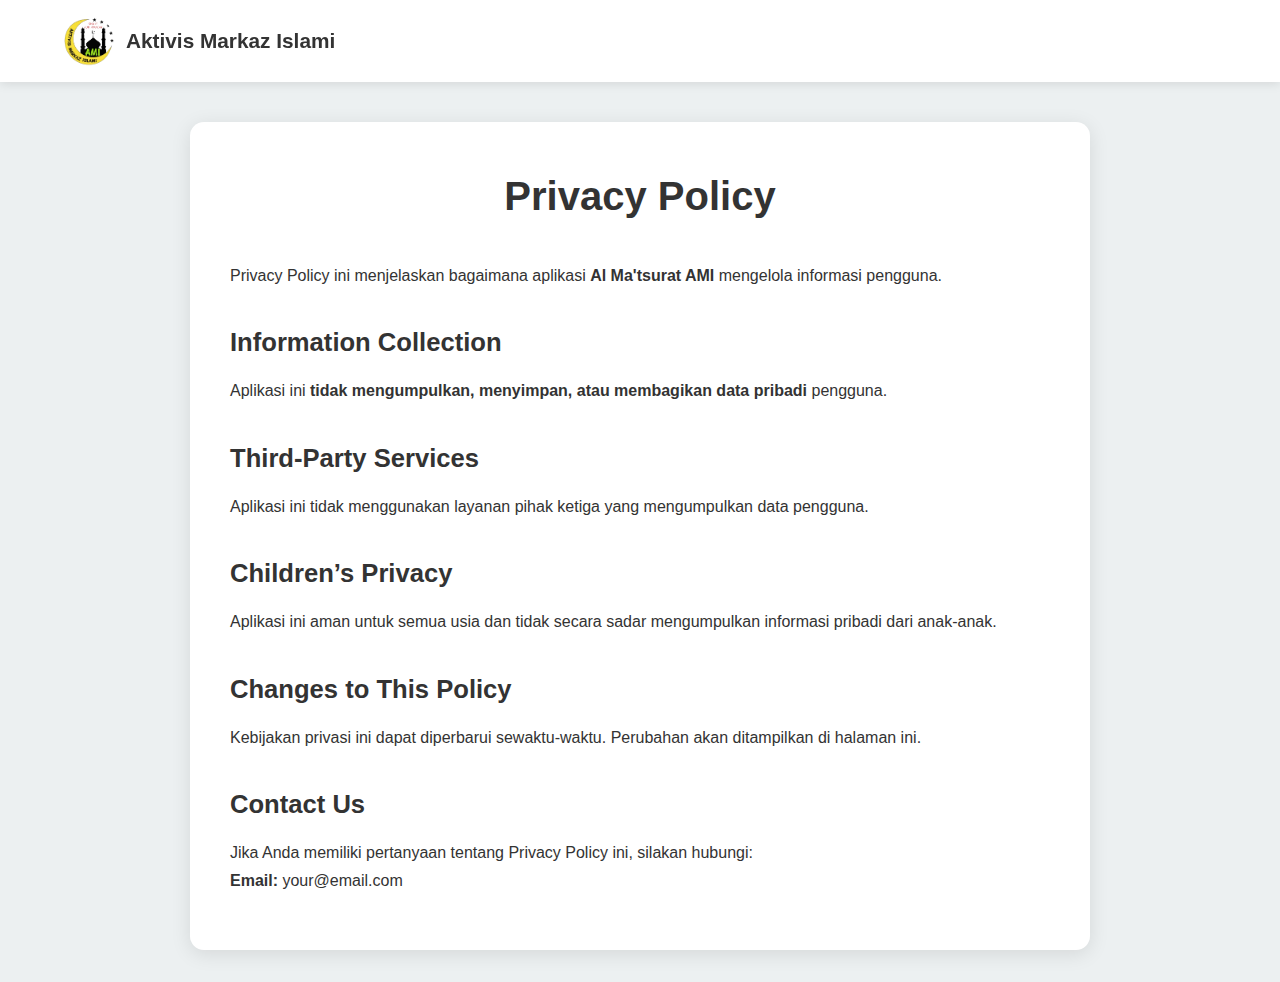
<file: privacy-policy.html>
<!DOCTYPE html>
<html lang="id">
<head>
  <meta charset="UTF-8">
  <title>Privacy Policy - Al Ma'tsurat AMI</title>
  <meta name="viewport" content="width=device-width, initial-scale=1.0">

  <style>
    :root {
      --primary: #736b23;
      --secondary: #9ade24;
      --accent: #f5de3e;
      --light: #ecf0f1;
      --dark: #0d0a06;
      --text: #333;
      --text-light: #777;
    }

    * {
      margin: 0;
      padding: 0;
      box-sizing: border-box;
    }

    body {
      font-family: 'Segoe UI', Arial, sans-serif;
      background-color: var(--light);
      color: var(--text);
      line-height: 1.7;
    }

    /* HEADER */
    header {
      background-color: white;
      padding: 1rem 5%;
      display: flex;
      align-items: center;
      gap: 12px;
      position: fixed;
      top: 0;
      width: 100%;
      z-index: 1000;
      box-shadow: 0 2px 10px rgba(0,0,0,0.1);
    }

    header img {
      width: 50px;
      height: 50px;
      border-radius: 50%;
      object-fit: contain;
    }

    header h3 {
      font-size: 1.3rem;
    }

    /* MAIN */
    main {
      margin-top: 90px;
      padding: 2rem 5%;
    }

    .container {
      max-width: 900px;
      margin: 0 auto;
    }

    .card {
      background: white;
      padding: 2.5rem;
      border-radius: 14px;
      box-shadow: 0 4px 20px rgba(0,0,0,0.1);
    }

    h1 {
      text-align: center;
      margin-bottom: 2rem;
      font-size: 2.5rem;
      color: var(--text);
    }

    h2 {
      margin-top: 2rem;
      margin-bottom: 0.8rem;
      color: var(--text);
      font-size: 1.6rem;
    }

    p {
      margin-bottom: 1rem;
      color: var(--text);
    }

    ul {
      margin-left: 1.5rem;
      margin-bottom: 1rem;
    }

    @media (max-width: 768px) {
      h1 {
        font-size: 2rem;
      }
      .card {
        padding: 1.8rem;
      }
    }
  </style>
</head>

<body>

  <header>
    <img src="logo.png" alt="Logo">
    <h3>Aktivis Markaz Islami</h3>
  </header>

  <main>
    <div class="container">
      <div class="card">
        <h1>Privacy Policy</h1>

        <p>
          Privacy Policy ini menjelaskan bagaimana aplikasi
          <strong>Al Ma'tsurat AMI</strong> mengelola informasi pengguna.
        </p>

        <h2>Information Collection</h2>
        <p>
          Aplikasi ini <strong>tidak mengumpulkan, menyimpan, atau membagikan
          data pribadi</strong> pengguna.
        </p>

        <h2>Third-Party Services</h2>
        <p>
          Aplikasi ini tidak menggunakan layanan pihak ketiga yang
          mengumpulkan data pengguna.
        </p>

        <!-- Jika pakai Firebase / AdMob, aktifkan bagian ini -->
        <!--
        <p>
          Aplikasi ini dapat menggunakan layanan pihak ketiga seperti Google
          Firebase atau Google AdMob yang mungkin mengumpulkan data sesuai
          dengan kebijakan privasi mereka.
        </p>
        -->

        <h2>Children’s Privacy</h2>
        <p>
          Aplikasi ini aman untuk semua usia dan tidak secara sadar
          mengumpulkan informasi pribadi dari anak-anak.
        </p>

        <h2>Changes to This Policy</h2>
        <p>
          Kebijakan privasi ini dapat diperbarui sewaktu-waktu.
          Perubahan akan ditampilkan di halaman ini.
        </p>

        <h2>Contact Us</h2>
        <p>
          Jika Anda memiliki pertanyaan tentang Privacy Policy ini,
          silakan hubungi:
          <br>
          <strong>Email:</strong> your@email.com
        </p>
      </div>
    </div>
  </main>

</body>
</html>
</file>
<file: styles.css>
@import url('https://fonts.googleapis.com/css2?family=Scheherazade+New:wght@400;700&display=swap');

:root {
  --primary: #736b23;
  --secondary: #9ade24;
  --accent: #f5de3e;
  --light: #ecf0f1;
  --dark: #0d0a06;
  --text: #333;
  --text-light: #777;
}

.container {
  max-width: 900px;
  margin: 0 auto;
  padding: 20px;
}

.dzikir-section {
  background-color: white;
  border-radius: 12px;
  padding: 20px;
  margin-bottom: 20px;
  box-shadow: 0 4px 12px rgba(0, 0, 0, 0.05);
  transition: box-shadow 0.2s ease;
}

.dzikir-section:active {
  box-shadow: 0 8px 20px rgba(0, 0, 0, 0.12);
}

.dzikir-section h2 {
  color: var(--secondary);
  margin: 0 0 10px 0;
  font-size: 1.3rem;
}

.arabic {
  font-family: 'Scheherazade New', serif;
  font-size: 1.8rem;
  line-height: 2.8rem;
  direction: rtl;
  text-align: right;
  color: var(--dark);
  margin: 20px 0;
}

.latin {
  font-style: italic;
  color: var(--text-light);
  margin: 15px 0;
}

.translation {
  color: var(--text);
  line-height: 1.6;
  margin: 15px 0;
}
</file>
